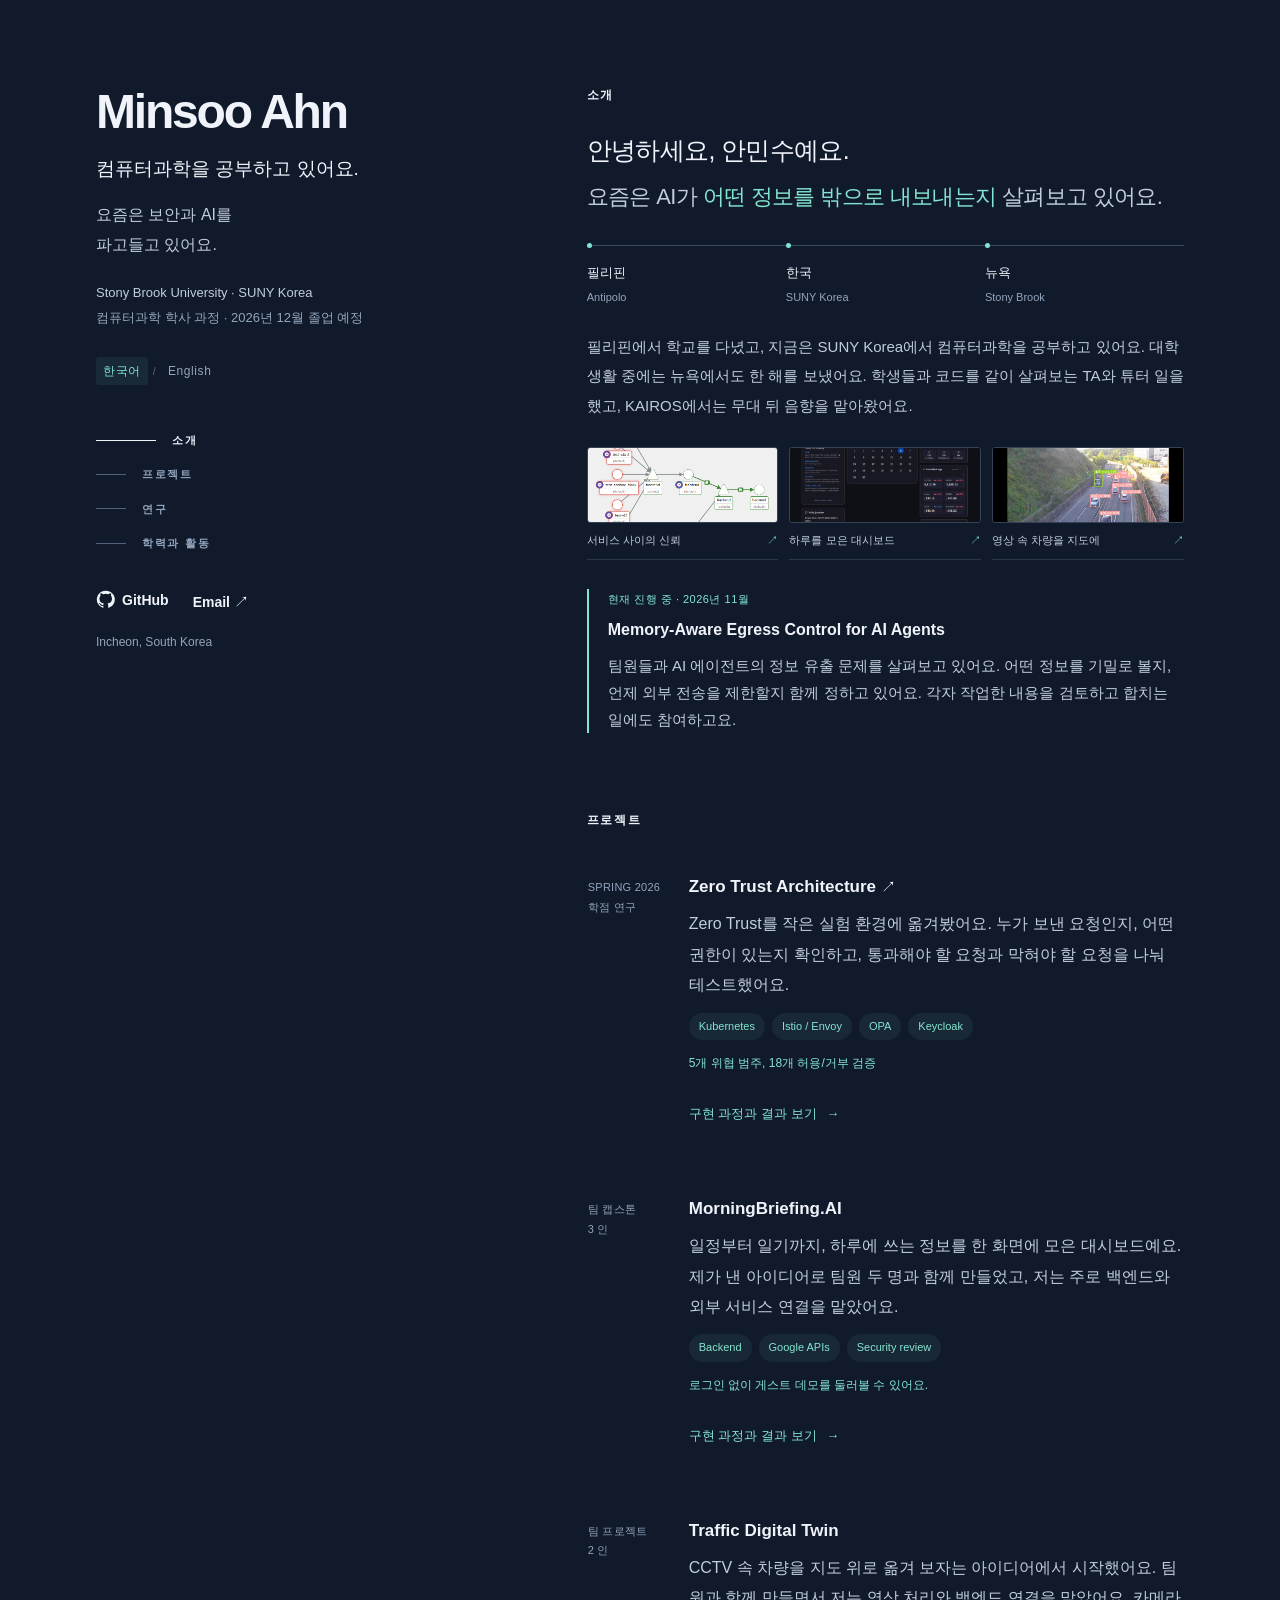
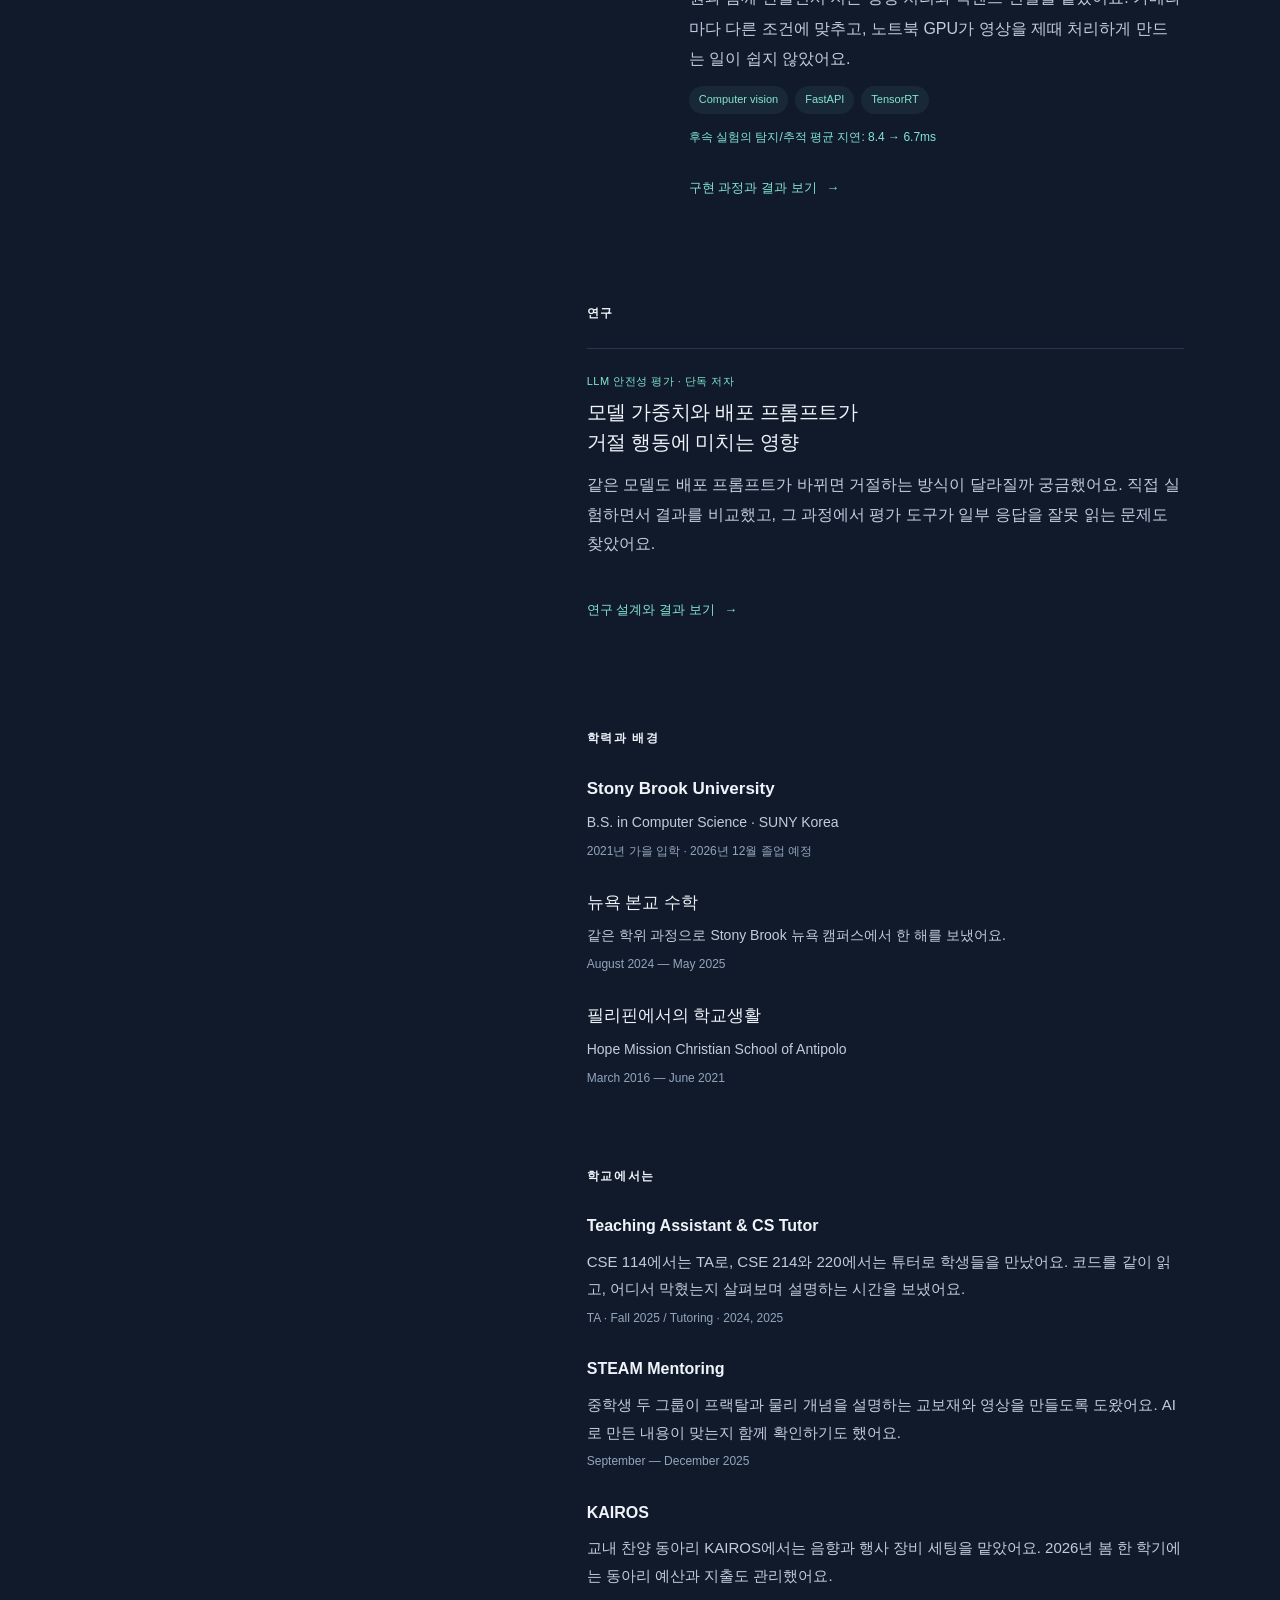
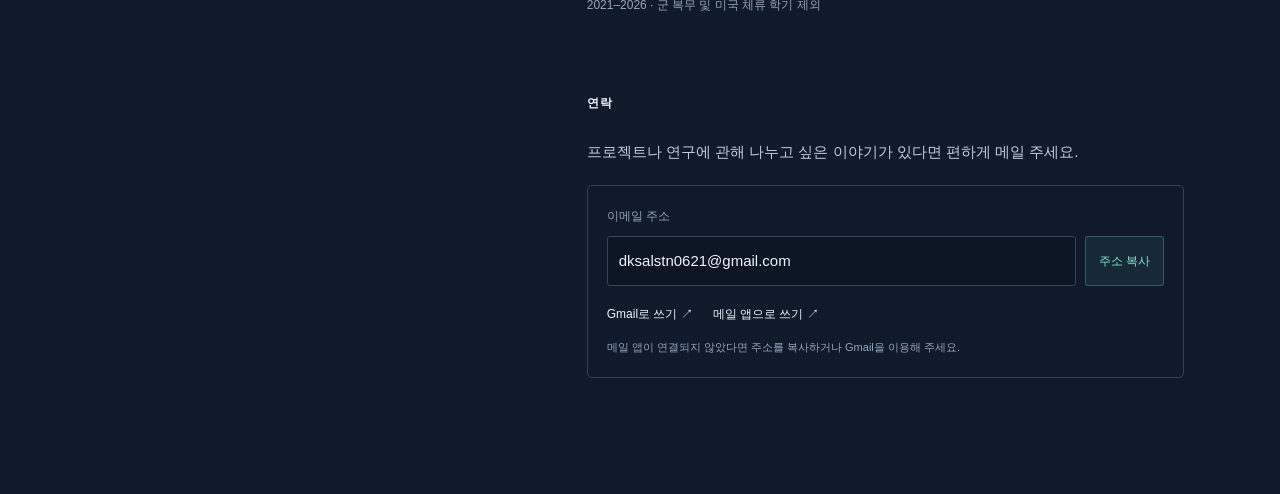
<file: index.html>
<!doctype html>
<html lang="ko">
<head>
<meta charset="utf-8"><meta name="viewport" content="width=device-width,initial-scale=1">
<meta name="description" content="I'm Minsoo, a computer science student at SUNY Korea. Here are my projects, research, and a little of what I do on campus.">
<title>Minsoo Ahn | Projects & Research</title>
<style>
:root{color-scheme:dark;--bg:#101a2b;--text:#c1ccdc;--title:#f0f4fa;--muted:#93a5bd;--accent:#83e5d0;--line:#29374b}*{box-sizing:border-box}html{scroll-behavior:smooth;scroll-padding-top:44px}body{margin:0;background:var(--bg);color:var(--text);font-family:Inter,"Segoe UI","Noto Sans KR",Arial,sans-serif;font-size:17px;line-height:1.85;-webkit-font-smoothing:antialiased}::selection{background:#83e5d0;color:#101a2b}a{color:inherit;text-decoration:none}a:hover{color:var(--accent)}a:focus-visible,button:focus-visible,summary:focus-visible{outline:2px solid var(--accent);outline-offset:6px}button{font:inherit;cursor:pointer}.skip{position:absolute;top:-80px;left:20px;background:var(--accent);color:var(--bg);padding:8px 16px}.skip:focus{top:10px}.layout{max-width:1216px;margin:auto;padding:0 64px;display:grid;grid-template-columns:44% 56%;gap:0}.profile{position:sticky;top:0;height:100vh;max-height:1050px;padding:86px 52px 45px 0;display:flex;flex-direction:column}.name{font-size:48px;line-height:1.1;letter-spacing:-2.2px;font-weight:720;margin:0 0 16px;color:var(--title)}.role{color:var(--title);font-size:19px;line-height:1.5;margin:0 0 17px;font-weight:500}.lede{font-size:16px;line-height:1.85;max-width:290px;margin:0}.school{font-size:13px;line-height:1.9;margin-top:22px;color:var(--muted)}.school strong{font-weight:500;color:var(--text)}.language{display:flex;gap:5px;margin-top:26px;align-items:center}.language button{background:none;border:0;padding:3px 7px;color:var(--muted);font-size:12px;letter-spacing:.05em}.language button[aria-pressed=true]{color:var(--accent);background:#83e5d014;border-radius:3px}.language span{font-size:11px;color:#54657c}nav{display:grid;gap:14px;margin-top:45px}nav a{display:flex;align-items:center;gap:16px;font-size:11px;font-weight:650;letter-spacing:1.7px;color:var(--muted);width:max-content}nav a:before{content:"";height:1px;width:30px;background:#52627a;transition:width .2s}nav a:hover,nav a[aria-current=true]{color:var(--title)}nav a:hover:before,nav a[aria-current=true]:before{width:60px;background:var(--title)}.social{display:flex;gap:24px;margin-top:auto;padding-top:35px;font-size:14px;font-weight:550;color:var(--title)}.social svg{width:19px;height:19px;vertical-align:-4px;margin-right:7px}.location{margin-top:15px;color:var(--muted);font-size:12px}main{padding:84px 0 40px 12px;min-width:0}section{margin-bottom:76px;scroll-margin-top:35px}h2{font-size:12px;letter-spacing:1.6px;font-weight:650;color:var(--title);margin:0 0 24px;text-transform:uppercase}p{margin:0 0 19px}strong{font-weight:550;color:var(--title)}.about p{line-height:1.95}.inline{color:var(--title);border-bottom:1px solid #65768e}.current{border-left:2px solid var(--accent);padding-left:19px;margin-top:28px}.eyebrow{font-size:11px;letter-spacing:.5px;color:var(--accent);margin-bottom:6px}.current h3{font-size:16px;color:var(--title);margin:0 0 7px;font-weight:550}.current p{font-size:15px;line-height:1.8;margin:0}.entry{display:grid;grid-template-columns:84px 1fr;gap:17px;margin:0 -17px 15px;padding:18px 17px;border:1px solid transparent;border-radius:6px;transition:background .15s,border-color .15s}.entry:hover{background:#c1ccdc05;border-color:#c1ccdc12}.entry .date{font-size:11px;line-height:1.8;color:var(--muted);padding-top:4px;letter-spacing:.25px}.entry h3{font-size:17px;line-height:1.55;color:var(--title);font-weight:550;margin:0 0 9px}.entry h3 a:hover{color:var(--accent)}.entry p{font-size:15px;line-height:1.9;margin-bottom:12px}.entry .detail{font-size:14px;color:var(--muted)}.tags{display:flex;flex-wrap:wrap;gap:7px;font-size:11px;line-height:1.6}.tags span{color:var(--accent);background:#83e5d011;border-radius:20px;padding:5px 10px}.paper{padding:22px 0;border-top:1px solid var(--line)}.paper h3{font-size:20px;line-height:1.5;margin:0 0 13px;color:var(--title);font-weight:550;letter-spacing:-.35px}.paper p{font-size:15px}.small-link{font-size:13px;font-weight:550;color:var(--accent)}.school-entry{margin-bottom:25px}.school-entry h3{font-size:17px;font-weight:550;color:var(--title);margin:0 0 5px}.school-entry p{font-size:14px;margin:0 0 4px}.meta{color:var(--muted);font-size:12px}.community-item{margin-bottom:25px}.community-item h3{font-size:16px;font-weight:550;color:var(--title);margin:0 0 7px}.community-item p{font-size:15px;margin-bottom:4px}.contact{font-size:15px}[hidden]{display:none!important}body[data-lang=ko] [lang=en],body[data-lang=en] [lang=ko]{display:none}.arrow{font-size:15px;display:inline-block;transition:transform .15s}a:hover .arrow{transform:translate(2px,-2px)}@media(min-width:1500px){.layout{max-width:1320px;grid-template-columns:45% 55%;padding:0 90px}.profile{padding-top:105px}main{padding-top:103px}}@media(max-width:960px){.layout{display:block;max-width:760px;padding:0 36px}.profile{position:relative;height:auto;max-height:none;padding:60px 0 40px}.name{font-size:43px}.lede{max-width:450px}.school{margin-top:16px}.language{position:absolute;right:0;top:36px}nav{display:flex;gap:22px;flex-wrap:wrap;margin-top:30px}nav a:before{display:none}nav a{letter-spacing:.7px}.social{margin-top:25px;padding-top:0}.location{margin-top:8px}main{padding:22px 0 35px}section{margin-bottom:60px}}@media(max-width:480px){body{font-size:16px}.layout{padding:0 24px}.profile{padding-top:69px}.name{font-size:40px}.role{font-size:17px}.lede{font-size:15px}.language{top:19px;right:-7px}.entry{grid-template-columns:1fr;gap:6px;margin-left:-10px;margin-right:-10px;padding:14px 10px}.entry .date{padding:0}.entry .date br{display:none}.entry h3{font-size:17px}nav{gap:16px}nav a{font-size:10px}main{padding-top:15px}.paper h3{font-size:19px}.social{gap:23px}}@media(prefers-reduced-motion:reduce){html{scroll-behavior:auto}*{transition:none!important}}

.artifact{margin:20px 0 8px}.artifact a.image-link{display:block;border:1px solid #364359;border-radius:5px;overflow:hidden;background:#152033}.artifact img{display:block;width:100%;height:auto;transition:opacity .2s}.artifact a:hover img{opacity:.88}.artifact figcaption{font-size:12px;line-height:1.8;color:var(--muted);margin-top:10px}.artifact-links{display:flex;flex-wrap:wrap;gap:18px;font-size:12px;color:var(--accent);margin-top:12px}.results{display:flex;gap:29px;margin:17px 0 12px}.results div{display:flex;flex-direction:column-reverse}.results dd{margin:0;color:var(--title);font-size:27px;line-height:1.35;letter-spacing:-.6px}.results dt{font-size:11px;color:var(--muted)}.poster-row{display:grid;grid-template-columns:76px 1fr;gap:17px;align-items:center;margin-top:20px}.poster-row img{display:block;width:76px;height:auto;border-radius:3px}.poster-row p{font-size:12px;line-height:1.8;margin:6px 0 0;color:var(--muted)}.performance{margin-top:21px;border-top:1px solid var(--line);padding-top:16px}.performance h4{font-size:13px;font-weight:550;color:var(--title);margin:0 0 14px}.bar-row{display:grid;grid-template-columns:105px 1fr 52px;align-items:center;gap:10px;margin:9px 0;font-size:11px}.bar-track{height:7px;background:#263449;border-radius:2px;overflow:hidden}.bar{height:100%;background:#8195b2}.bar.fast{background:var(--accent)}.bar-row strong{font-size:12px;text-align:right;white-space:nowrap}.performance .conditions{font-size:11px;color:var(--muted);line-height:1.8;margin-top:12px}.research-figure{margin-top:24px}.research-figure .image-link{background:white;padding:9px}.artifact-note{font-size:11px;color:var(--muted);margin-top:8px}.entry p{font-size:16px}.paper p{font-size:16px}@media(max-width:480px){.results{gap:23px}.bar-row{grid-template-columns:92px 1fr 51px;gap:8px}.artifact figcaption{font-size:12px}}

.entry{margin-bottom:25px}.takeaway{font-size:12px!important;line-height:1.8!important;color:var(--accent);margin:13px 0 7px!important}.project-details{margin-top:15px}.project-details summary{list-style:none;cursor:pointer;display:flex;align-items:center;gap:10px;width:max-content;max-width:100%;padding:5px 0;color:var(--title);font-size:13px;font-weight:500}.project-details summary::-webkit-details-marker{display:none}.project-details summary:before{content:"";display:block;width:6px;height:6px;border-right:1px solid var(--accent);border-bottom:1px solid var(--accent);transform:rotate(-45deg);margin-right:2px;transition:transform .15s}.project-details[open] summary:before{transform:rotate(45deg)}.project-details summary:hover{color:var(--accent)}.project-details .when-open{display:none}.project-details[open] .when-open{display:inline}.project-details[open] .when-closed{display:none}.details-content{border-top:1px solid var(--line);margin-top:17px;padding-top:21px}.project-story p{font-size:16px!important;line-height:1.95!important;margin-bottom:19px!important}.project-story{margin-bottom:27px}.sr-only{position:absolute;width:1px;height:1px;padding:0;margin:-1px;overflow:hidden;clip:rect(0,0,0,0);white-space:nowrap;border:0}.paper .project-details{margin-top:16px}.about p{margin-bottom:19px}@media(max-width:480px){.project-details summary{min-height:44px}.entry{margin-bottom:25px}.project-story p{font-size:16px!important}}

@media(min-width:961px) and (max-height:720px){.profile{padding-top:35px;padding-bottom:20px}.school{margin-top:15px}.language{margin-top:17px}nav{margin-top:28px;gap:10px}.social{padding-top:22px}.location{margin-top:10px}}

.intro-opening{font-size:25px;line-height:1.65!important;letter-spacing:-.65px;color:var(--title);margin-bottom:26px!important}.intro-opening>span{display:block;font-size:22px;line-height:1.65;font-weight:400;margin-top:8px;color:var(--text)}.intro-opening strong{color:var(--accent);font-weight:500}.journey{display:grid;grid-template-columns:repeat(3,1fr);padding:0;margin:29px 0 25px;list-style:none}.journey li{position:relative;border-top:1px solid #3a4c63;padding-top:15px}.journey li:before{content:"";position:absolute;top:-3px;left:0;width:5px;height:5px;border-radius:50%;background:var(--accent)}.journey strong{display:block;font-size:13px;font-weight:500}.journey li>span{display:block;font-size:11px;color:var(--muted);margin-top:2px}.intro-personal{font-size:15px;line-height:1.95!important}.work-peeks{display:grid;grid-template-columns:repeat(3,minmax(0,1fr));gap:11px;margin:27px 0 29px}.work-peeks a{display:block;min-width:0;border-bottom:1px solid var(--line);padding-bottom:10px}.work-peeks img{display:block;width:100%;height:76px;object-fit:cover;object-position:center;border:1px solid #344257;border-radius:3px;transition:transform .2s,border-color .2s}.work-peeks a>span{display:flex;justify-content:space-between;gap:4px;font-size:11px;line-height:1.55;margin-top:9px;color:var(--text)}.work-peeks .peek-arrow{color:var(--accent)}.work-peeks a:hover img{transform:translateY(-3px);border-color:var(--accent)}.work-peeks a:hover>span{color:var(--accent)}.email-card{border:1px solid #344257;border-radius:5px;padding:19px}.email-card label{display:block;font-size:12px;color:var(--muted);margin-bottom:9px}.email-copy-row{display:flex;gap:9px}.email-copy-row input{width:100%;min-width:0;color:var(--title);font:inherit;font-size:15px;background:#0c1524;border:1px solid #35455c;border-radius:3px;padding:10px 11px}.email-copy-row input:focus-visible{outline:2px solid var(--accent);outline-offset:2px}.email-copy-row button{flex-shrink:0;border:1px solid #83e5d045;background:#83e5d011;border-radius:3px;color:var(--accent);font-size:12px;font-weight:500;padding:10px 13px}.email-copy-row button:hover{background:#83e5d024}.email-copy-row button:disabled{opacity:.6;cursor:wait}#copy-status{font-size:12px;line-height:1.7;color:var(--accent);margin:8px 0 0}#copy-status:empty{display:none}.compose-links{display:flex;flex-wrap:wrap;gap:20px;margin-top:17px;font-size:12px;color:var(--title)}.email-help{font-size:11px!important;color:var(--muted);line-height:1.8;margin:13px 0 0!important}#contact{scroll-margin-top:38px}@media(max-width:480px){.intro-opening{font-size:23px}.intro-opening>span{font-size:20px}.work-peeks{gap:8px}.work-peeks img{height:65px}.work-peeks a>span{font-size:10px}.email-card{padding:15px}.email-copy-row{flex-direction:column}.email-copy-row button{align-self:flex-start;min-height:44px}.email-copy-row input{font-size:14px}.journey strong{font-size:12px}.journey li>span{font-size:10px}}@media(prefers-reduced-motion:reduce){.work-peeks img{transition:none}.work-peeks a:hover img{transform:none}}

@media(max-width:480px){.profile .lede{display:none}.profile{padding-bottom:18px}nav{margin-top:22px}main{padding-top:10px}}
.case-link{display:inline-block;margin-top:13px;padding:7px 0;font-size:13px;color:var(--accent);font-weight:500}.case-link:hover{text-decoration:underline;text-underline-offset:5px}.case-link>span:last-child{margin-left:6px}@media(max-width:480px){.case-link{min-height:44px}}
</style>
</head>
<body data-lang="ko">
<a class="skip" href="#content"><span lang="ko">본문으로 이동</span><span lang="en">Skip to content</span></a>
<div class="layout">
<header class="profile">
<div>
<h1 class="name">Minsoo Ahn</h1>
<p class="role"><span lang="ko">컴퓨터과학을 공부하고 있어요.</span><span lang="en">Computer science student</span></p>
<p class="lede"><span lang="ko">요즘은 보안과 AI를<br>파고들고 있어요.</span><span lang="en">Lately, I've been digging into<br>security and AI.</span></p>
<p class="school"><strong>Stony Brook University · SUNY Korea</strong><br><span lang="ko">컴퓨터과학 학사 과정 · 2026년 12월 졸업 예정</span><span lang="en">B.S. in Computer Science · Expected Dec 2026</span></p>
<div class="language" role="group" aria-label="Language"><button type="button" data-language="ko" aria-pressed="true">한국어</button><span>/</span><button type="button" data-language="en" aria-pressed="false">English</button></div>
<nav aria-label="Main navigation">
<a href="#about" aria-current="true"><span lang="ko">소개</span><span lang="en">ABOUT</span></a>
<a href="#projects"><span lang="ko">프로젝트</span><span lang="en">PROJECTS</span></a>
<a href="#research"><span lang="ko">연구</span><span lang="en">RESEARCH</span></a>
<a href="#background"><span lang="ko">학력과 활동</span><span lang="en">BACKGROUND</span></a>
</nav>
</div>
<div><div class="social"><a href="https://github.com/MinsooAhn02" target="_blank" rel="noopener noreferrer"><svg viewBox="0 0 24 24" fill="currentColor" aria-hidden="true"><path d="M12 .9a11.1 11.1 0 0 0-3.5 21.6c.6.1.8-.2.8-.5v-2c-3.4.7-4.1-1.4-4.1-1.4-.5-1.3-1.3-1.6-1.3-1.6-1.1-.8.1-.7.1-.7 1.2.1 1.8 1.2 1.8 1.2 1 1.8 2.7 1.3 3.4 1 .1-.8.4-1.3.8-1.6-2.7-.3-5.6-1.4-5.6-6.2 0-1.4.5-2.5 1.3-3.4-.1-.3-.6-1.6.1-3.3 0 0 1-.3 3.4 1.3a11.7 11.7 0 0 1 6.2 0C17.8 3.7 18.8 4 18.8 4c.7 1.7.2 3 .1 3.3.8.9 1.3 2 1.3 3.4 0 4.8-2.9 5.9-5.6 6.2.4.4.8 1.1.8 2.2V22c0 .3.2.6.8.5A11.1 11.1 0 0 0 12 .9Z"/></svg>GitHub</a><a href="#contact">Email <span class="arrow">↗</span></a></div><p class="location">Incheon, South Korea</p></div>
</header>
<main id="content">
<section id="about" class="about"><h2><span lang="ko">소개</span><span lang="en">About</span></h2>
<p class="intro-opening" lang="ko">안녕하세요, 안민수예요.<br><span>요즘은 AI가 <strong>어떤 정보를 밖으로 내보내는지</strong> 살펴보고 있어요.</span></p>
<p class="intro-opening" lang="en">Hi, I'm Minsoo.<br><span>Lately, I've been looking at <strong>what AI systems share</strong> with the world.</span></p>
<ol class="journey" aria-label="Places I have studied"><li><strong><span lang="ko">필리핀</span><span lang="en">Philippines</span></strong><span>Antipolo</span></li><li><strong><span lang="ko">한국</span><span lang="en">Korea</span></strong><span>SUNY Korea</span></li><li><strong><span lang="ko">뉴욕</span><span lang="en">New York</span></strong><span>Stony Brook</span></li></ol>
<p class="intro-personal" lang="ko">필리핀에서 학교를 다녔고, 지금은 SUNY Korea에서 컴퓨터과학을 공부하고 있어요. 대학 생활 중에는 뉴욕에서도 한 해를 보냈어요. 학생들과 코드를 같이 살펴보는 TA와 튜터 일을 했고, KAIROS에서는 무대 뒤 음향을 맡아왔어요.</p>
<p class="intro-personal" lang="en">I went to school in the Philippines and now study computer science at SUNY Korea, with a year spent at Stony Brook in New York. I've helped students work through code as a TA and tutor, and worked behind the scenes on sound for KAIROS.</p>
<div class="work-peeks" aria-label="Project previews">
<a href="projects/zta.html" data-language-link><img src="assets/zta-topology.png" alt="Kiali service topology preview" width="719" height="632"><span><span lang="ko">서비스 사이의 신뢰</span><span lang="en">Trust between services</span><span class="peek-arrow" aria-hidden="true">↗</span></span></a>
<a href="projects/morningbriefing.html" data-language-link><img src="assets/morningbriefing-demo.png" alt="MorningBriefing guest dashboard preview with sample data" width="1257" height="913"><span><span lang="ko">하루를 모은 대시보드</span><span lang="en">A daily dashboard</span><span class="peek-arrow" aria-hidden="true">↗</span></span></a>
<a href="projects/digital-twin.html" data-language-link><img src="assets/digital-twin-detection.png" alt="Traffic Digital Twin vehicle detection preview" width="713" height="472"><span><span lang="ko">영상 속 차량을 지도에</span><span lang="en">From traffic to a map</span><span class="peek-arrow" aria-hidden="true">↗</span></span></a>
</div>
<div class="current"><div class="eyebrow"><span lang="ko">현재 진행 중 · 2026년 11월</span><span lang="en">CURRENTLY · NOVEMBER 2026</span></div><h3>Memory-Aware Egress Control for AI Agents</h3><p lang="ko">팀원들과 AI 에이전트의 정보 유출 문제를 살펴보고 있어요. 어떤 정보를 기밀로 볼지, 언제 외부 전송을 제한할지 함께 정하고 있어요. 각자 작업한 내용을 검토하고 합치는 일에도 참여하고요.</p><p lang="en">I'm working with a team on information leaks from AI agents. I help decide what counts as confidential and when to limit what an agent can send out. I also review and bring together the team's work.</p></div>
</section>
<section id="projects"><h2><span lang="ko">프로젝트</span><span lang="en">Selected projects</span></h2>
<article class="entry" id="project-zta"><div class="date">SPRING 2026<br> <span lang="ko">학점 연구</span><span lang="en">RESEARCH</span></div><div><h3><a href="https://github.com/MinsooAhn02/ZTA_architecture" target="_blank" rel="noopener noreferrer">Zero Trust Architecture <span class="arrow">↗</span></a></h3><p lang="ko">Zero Trust를 작은 실험 환경에 옮겨봤어요. 누가 보낸 요청인지, 어떤 권한이 있는지 확인하고, 통과해야 할 요청과 막혀야 할 요청을 나눠 테스트했어요.</p><p lang="en">I wanted to see how Zero Trust works with real service requests. I set up identity and access checks between services, then tested which requests got through and which were blocked.</p><div class="tags"><span>Kubernetes</span><span>Istio / Envoy</span><span>OPA</span><span>Keycloak</span></div><p class="takeaway"><span lang="ko">5개 위협 범주, 18개 허용/거부 검증</span><span lang="en">5 scenario categories, 18 allow/deny checks</span></p><a class="case-link" data-case-link data-language-link href="projects/zta.html"><span lang="ko">구현 과정과 결과 보기</span><span lang="en">Explore the full project</span> <span aria-hidden="true">→</span></a></div></article>
<article class="entry" id="project-morningbriefing"><div class="date"><span lang="ko">팀 캡스톤</span><span lang="en">TEAM CAPSTONE</span><br> 3 <span lang="ko">인</span><span lang="en">PEOPLE</span></div><div><h3>MorningBriefing.AI</h3><p lang="ko">일정부터 일기까지, 하루에 쓰는 정보를 한 화면에 모은 대시보드예요. 제가 낸 아이디어로 팀원 두 명과 함께 만들었고, 저는 주로 백엔드와 외부 서비스 연결을 맡았어요.</p><p lang="en">A dashboard that brings schedules, diary entries, weather, and other daily information into one place. I pitched the idea and built it with two teammates, mainly working on the backend and connecting external services.</p><div class="tags"><span>Backend</span><span>Google APIs</span><span>Security review</span></div><p class="takeaway"><span lang="ko">로그인 없이 게스트 데모를 둘러볼 수 있어요.</span><span lang="en">You can try the guest demo without signing in.</span></p><a class="case-link" data-case-link data-language-link href="projects/morningbriefing.html"><span lang="ko">구현 과정과 결과 보기</span><span lang="en">Explore the full project</span> <span aria-hidden="true">→</span></a></div></article>
<article class="entry" id="project-digital-twin"><div class="date"><span lang="ko">팀 프로젝트</span><span lang="en">TEAM PROJECT</span><br> 2 <span lang="ko">인</span><span lang="en">PEOPLE</span></div><div><h3>Traffic Digital Twin</h3><p lang="ko">CCTV 속 차량을 지도 위로 옮겨 보자는 아이디어에서 시작했어요. 팀원과 함께 만들면서 저는 영상 처리와 백엔드 연결을 맡았어요. 카메라마다 다른 조건에 맞추고, 노트북 GPU가 영상을 제때 처리하게 만드는 일이 쉽지 않았어요.</p><p lang="en">This started with an idea to put the vehicles in CCTV footage onto a map. I built it with a teammate, working on video processing and the backend, then on camera differences and inference speed on a laptop GPU.</p><div class="tags"><span>Computer vision</span><span>FastAPI</span><span>TensorRT</span></div><p class="takeaway"><span lang="ko">후속 실험의 탐지/추적 평균 지연: 8.4 → 6.7ms</span><span lang="en">A later benchmark: mean detection/tracking time went from 8.4 to 6.7 ms</span></p><a class="case-link" data-case-link data-language-link href="projects/digital-twin.html"><span lang="ko">구현 과정과 결과 보기</span><span lang="en">Explore the full project</span> <span aria-hidden="true">→</span></a></div></article>
</section>
<section id="research"><h2><span lang="ko">연구</span><span lang="en">Research</span></h2><article class="paper"><div class="eyebrow"><span lang="ko">LLM 안전성 평가 · 단독 저자</span><span lang="en">LLM SAFETY EVALUATION · SOLE AUTHOR</span></div><h3><span lang="ko">모델 가중치와 배포 프롬프트가<br>거절 행동에 미치는 영향</span><span lang="en">The same model, different prompts: what changes in refusal behavior?</span></h3><p lang="ko">같은 모델도 배포 프롬프트가 바뀌면 거절하는 방식이 달라질까 궁금했어요. 직접 실험하면서 결과를 비교했고, 그 과정에서 평가 도구가 일부 응답을 잘못 읽는 문제도 찾았어요.</p><p lang="en">I was curious about how much a model's refusal behavior could change just by changing the prompt. I ran experiments to compare it and found that the evaluation tools were misreading some responses, too.</p>
<a class="case-link" data-case-link data-language-link href="projects/research.html"><span lang="ko">연구 설계와 결과 보기</span><span lang="en">Read the full study</span> <span aria-hidden="true">→</span></a></article></section>
<section id="background"><h2><span lang="ko">학력과 배경</span><span lang="en">Education & background</span></h2><div class="school-entry"><h3>Stony Brook University</h3><p>B.S. in Computer Science · SUNY Korea</p><div class="meta"><span lang="ko">2021년 가을 입학 · 2026년 12월 졸업 예정</span><span lang="en">Fall 2021 — Expected December 2026</span></div></div><div class="school-entry"><h3><span lang="ko">뉴욕 본교 수학</span><span lang="en">A year in New York</span></h3><p lang="ko">같은 학위 과정으로 Stony Brook 뉴욕 캠퍼스에서 한 해를 보냈어요.</p><p lang="en">I spent two semesters at Stony Brook's New York campus as part of the same degree.</p><div class="meta">August 2024 — May 2025</div></div><div class="school-entry"><h3><span lang="ko">필리핀에서의 학교생활</span><span lang="en">School in the Philippines</span></h3><p>Hope Mission Christian School of Antipolo</p><div class="meta">March 2016 — June 2021</div></div></section>
<section id="community"><h2><span lang="ko">학교에서는</span><span lang="en">On campus</span></h2><div class="community-item"><h3>Teaching Assistant & CS Tutor</h3><p lang="ko">CSE 114에서는 TA로, CSE 214와 220에서는 튜터로 학생들을 만났어요. 코드를 같이 읽고, 어디서 막혔는지 살펴보며 설명하는 시간을 보냈어요.</p><p lang="en">As a CSE 114 TA and a CSE 214/220 tutor, I read code with students and helped them work through the parts they were stuck on.</p><div class="meta">TA · Fall 2025 / Tutoring · 2024, 2025</div></div><div class="community-item"><h3>STEAM Mentoring</h3><p lang="ko">중학생 두 그룹이 프랙탈과 물리 개념을 설명하는 교보재와 영상을 만들도록 도왔어요. AI로 만든 내용이 맞는지 함께 확인하기도 했어요.</p><p lang="en">I made teaching materials and videos about fractals and physics with middle-school students. We also checked whether the information we got from AI was right.</p><div class="meta">September — December 2025</div></div><div class="community-item"><h3>KAIROS</h3><p lang="ko">교내 찬양 동아리 KAIROS에서는 음향과 행사 장비 세팅을 맡았어요. 2026년 봄 한 학기에는 동아리 예산과 지출도 관리했어요.</p><p lang="en">At KAIROS, our campus praise and worship club, I've worked on sound and helped set up equipment for events. In Spring 2026, I also looked after the club's budget and expenses.</p><div class="meta"><span lang="ko">2021–2026 · 군 복무 및 미국 체류 학기 제외</span><span lang="en">2021-2026, apart from military service and my time studying in the US</span></div></div></section>
<section class="contact" id="contact"><h2><span lang="ko">연락</span><span lang="en">Get in touch</span></h2><p lang="ko">프로젝트나 연구에 관해 나누고 싶은 이야기가 있다면 편하게 메일 주세요.</p><p lang="en">Happy to talk about projects or research. Feel free to email me.</p>
<div class="email-card"><label for="email-address"><span lang="ko">이메일 주소</span><span lang="en">Email address</span></label><div class="email-copy-row"><input id="email-address" type="text" readonly value="dksalstn0621@gmail.com" spellcheck="false"><button type="button" id="copy-email"><span lang="ko">주소 복사</span><span lang="en">Copy email</span></button></div><p id="copy-status" role="status" aria-live="polite"></p><div class="compose-links"><a href="https://mail.google.com/mail/?view=cm&amp;fs=1&amp;to=dksalstn0621%40gmail.com" target="_blank" rel="noopener noreferrer"><span lang="ko">Gmail로 쓰기</span><span lang="en">Write in Gmail</span> ↗</a><a href="mailto:dksalstn0621@gmail.com"><span lang="ko">메일 앱으로 쓰기</span><span lang="en">Open mail app</span> ↗</a></div><p class="email-help"><span lang="ko">메일 앱이 연결되지 않았다면 주소를 복사하거나 Gmail을 이용해 주세요.</span><span lang="en">No mail app set up? Copy the address or use Gmail.</span></p></div></section>
</main></div>
<script>
const buttons = document.querySelectorAll('[data-language]');
function setLanguage(language) {
  if (!['ko', 'en'].includes(language)) return;
  document.body.dataset.lang = language;
  document.documentElement.lang = language;
  buttons.forEach(button => button.setAttribute('aria-pressed', String(button.dataset.language === language)));
  updateCopyStatus();
  updateCaseLinks(language);
}
buttons.forEach(button => button.addEventListener('click', () => setLanguage(button.dataset.language)));
const navigation = [...document.querySelectorAll('nav a')];
function updateNavigation() {
  const marker = Math.min(160, innerHeight / 4);
  let active = navigation[0];
  for (const link of navigation) {
    if (document.querySelector(link.hash).getBoundingClientRect().top <= marker) active = link;
  }
  navigation.forEach(link => link.setAttribute('aria-current', String(link === active)));
}
window.addEventListener('scroll', updateNavigation, {passive: true});
window.addEventListener('resize', updateNavigation);
updateNavigation();
console.assert(document.querySelectorAll('h1').length === 1, 'One main heading required');
console.assert(navigation.every(link => document.querySelector(link.hash)), 'Navigation targets must exist');
console.assert(buttons.length === 2, 'Both languages must be available');

const emailAddress = document.querySelector('#email-address');
const copyButton = document.querySelector('#copy-email');
const copyStatus = document.querySelector('#copy-status');
let copyState = '';
function updateCopyStatus() {
  const messages = {
    ko: {copied: '이메일 주소를 복사했어요.', fallback: '주소를 선택했어요. 직접 복사해 주세요.'},
    en: {copied: 'Email address copied.', fallback: 'The address is selected. Please copy it manually.'}
  };
  copyStatus.textContent = messages[document.documentElement.lang][copyState] || '';
}
copyButton.addEventListener('click', async () => {
  copyButton.disabled = true;
  try {
    if (!navigator.clipboard?.writeText) throw new Error('Clipboard unavailable');
    await navigator.clipboard.writeText(emailAddress.value);
    copyState = 'copied';
  } catch {
    emailAddress.focus();
    emailAddress.select();
    copyState = 'fallback';
  } finally {
    copyButton.disabled = false;
    updateCopyStatus();
  }
});

function updateCaseLinks(language) {
  document.querySelectorAll('[data-language-link]').forEach(link => {
    const url = new URL(link.href);
    url.searchParams.set('lang', language);
    link.href = url.href;
  });
}
setLanguage(new URL(location.href).searchParams.get('lang') === 'en' ? 'en' : 'ko');
</script>
</body></html>
</file>
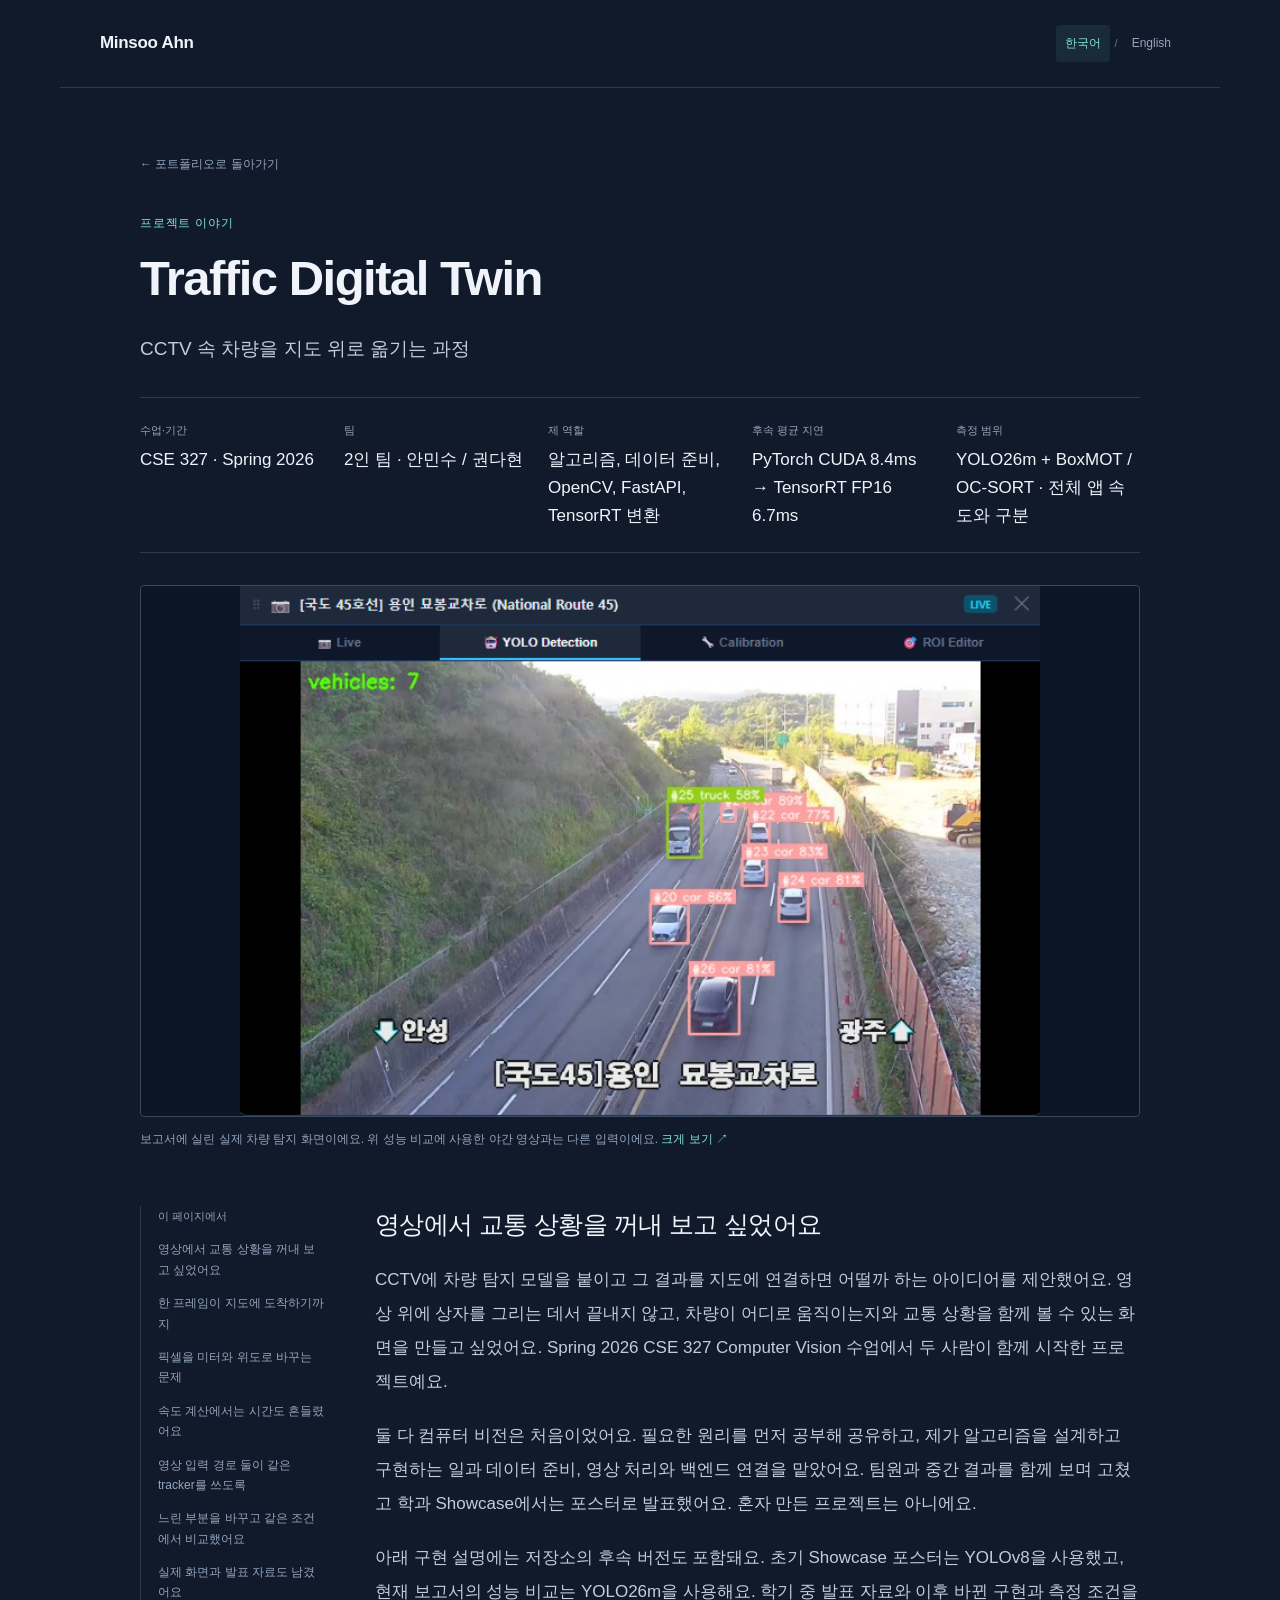
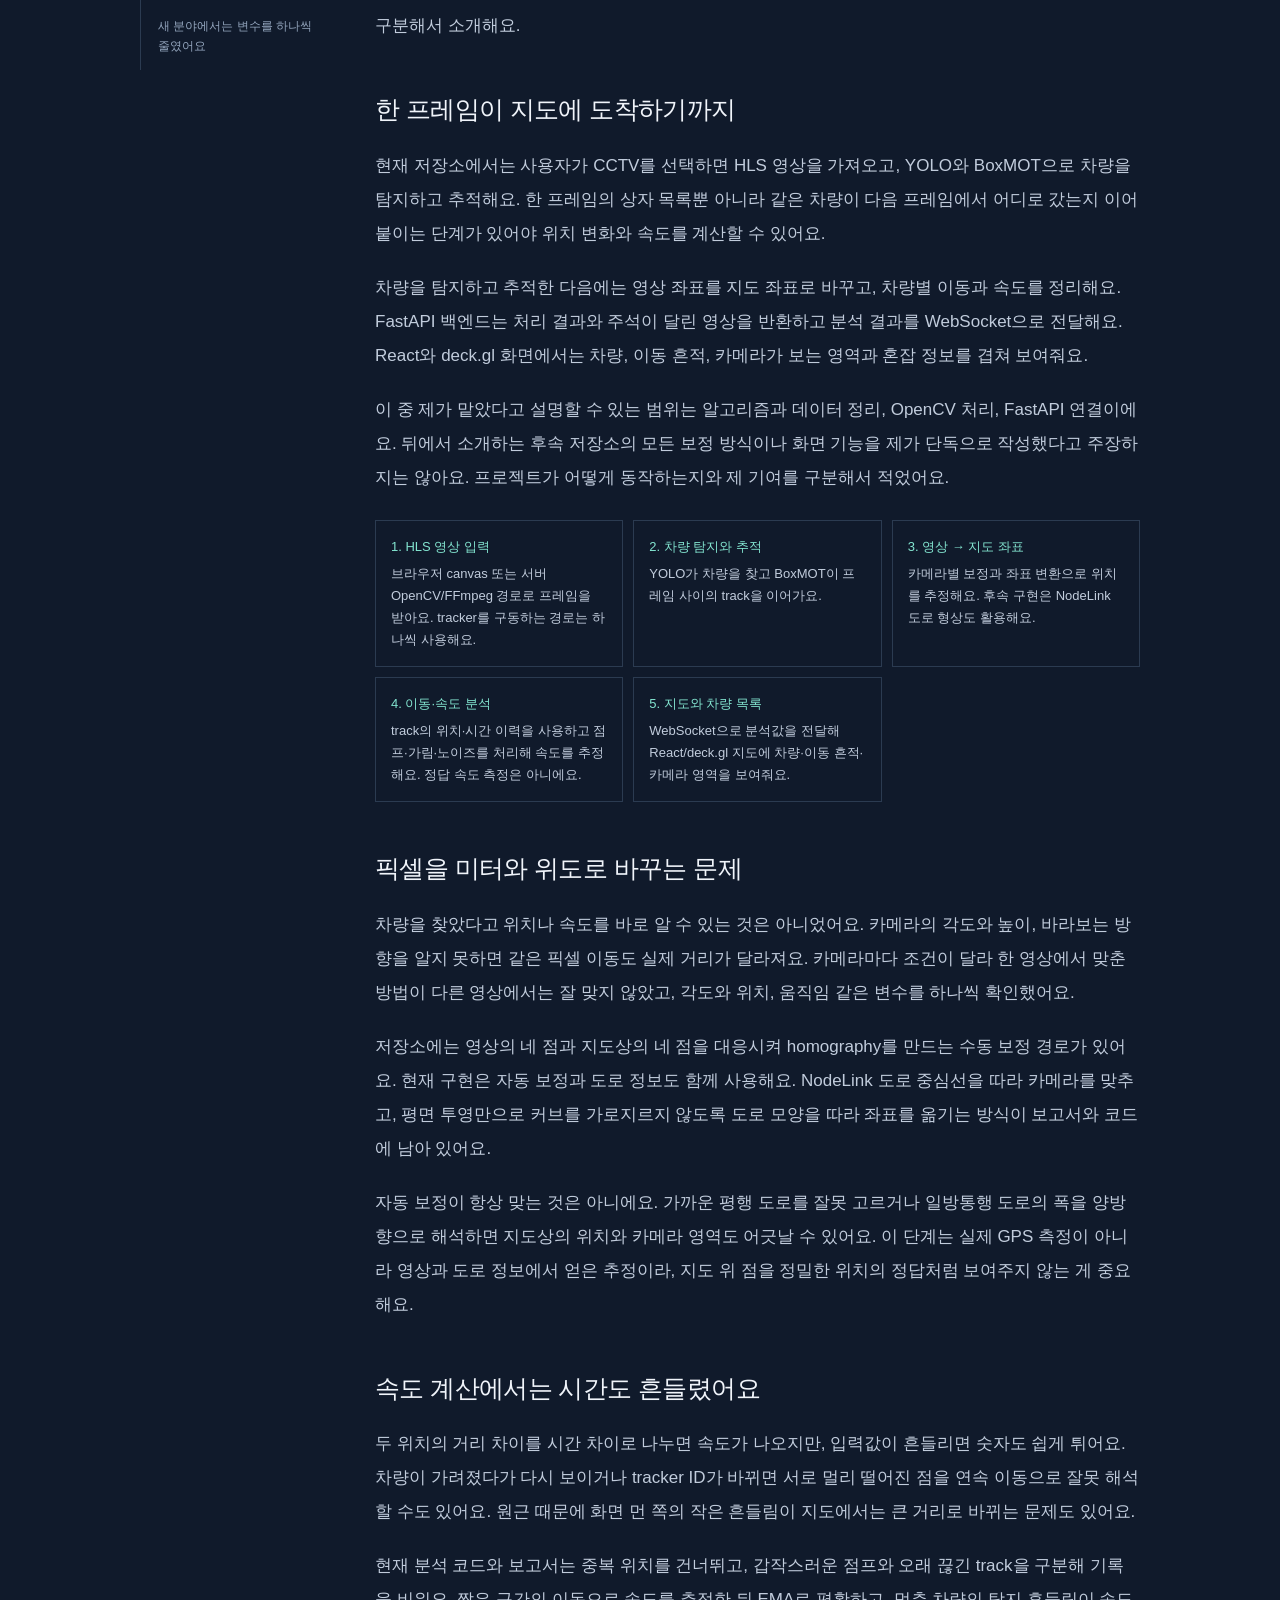
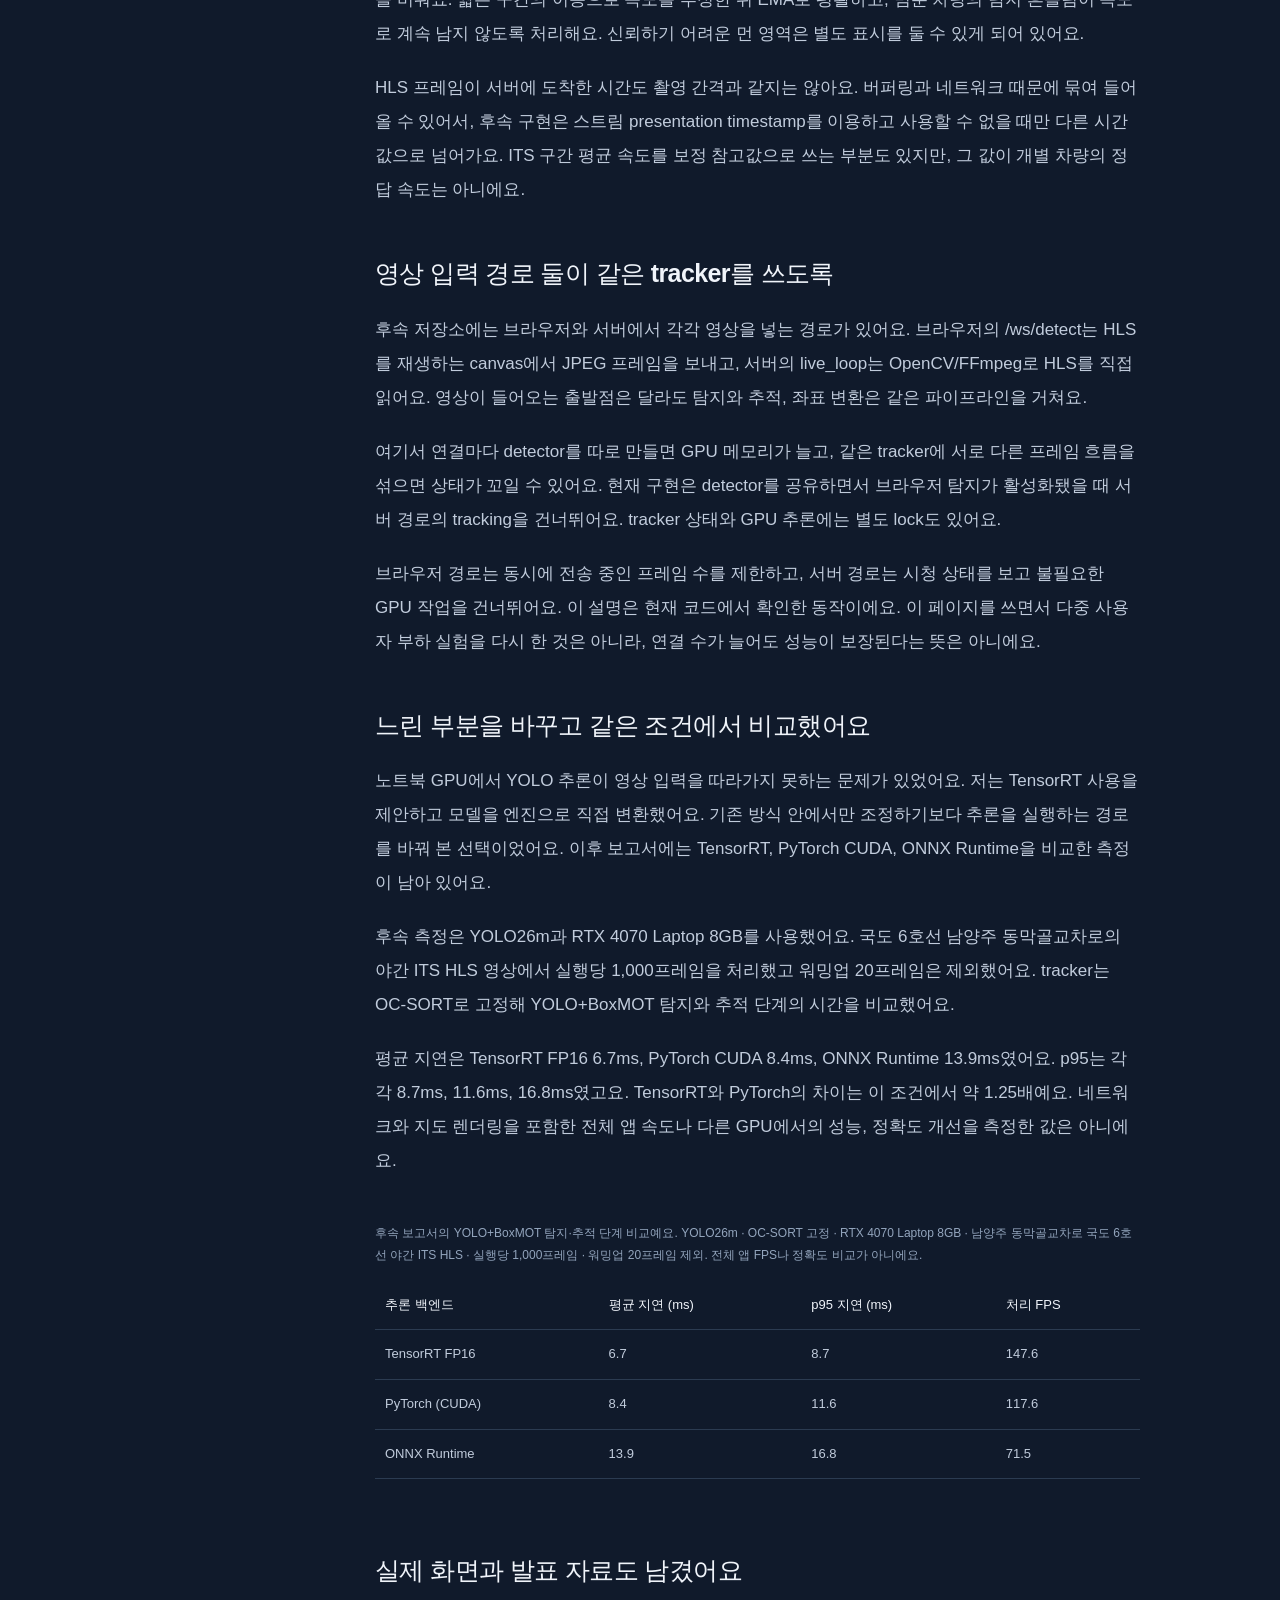
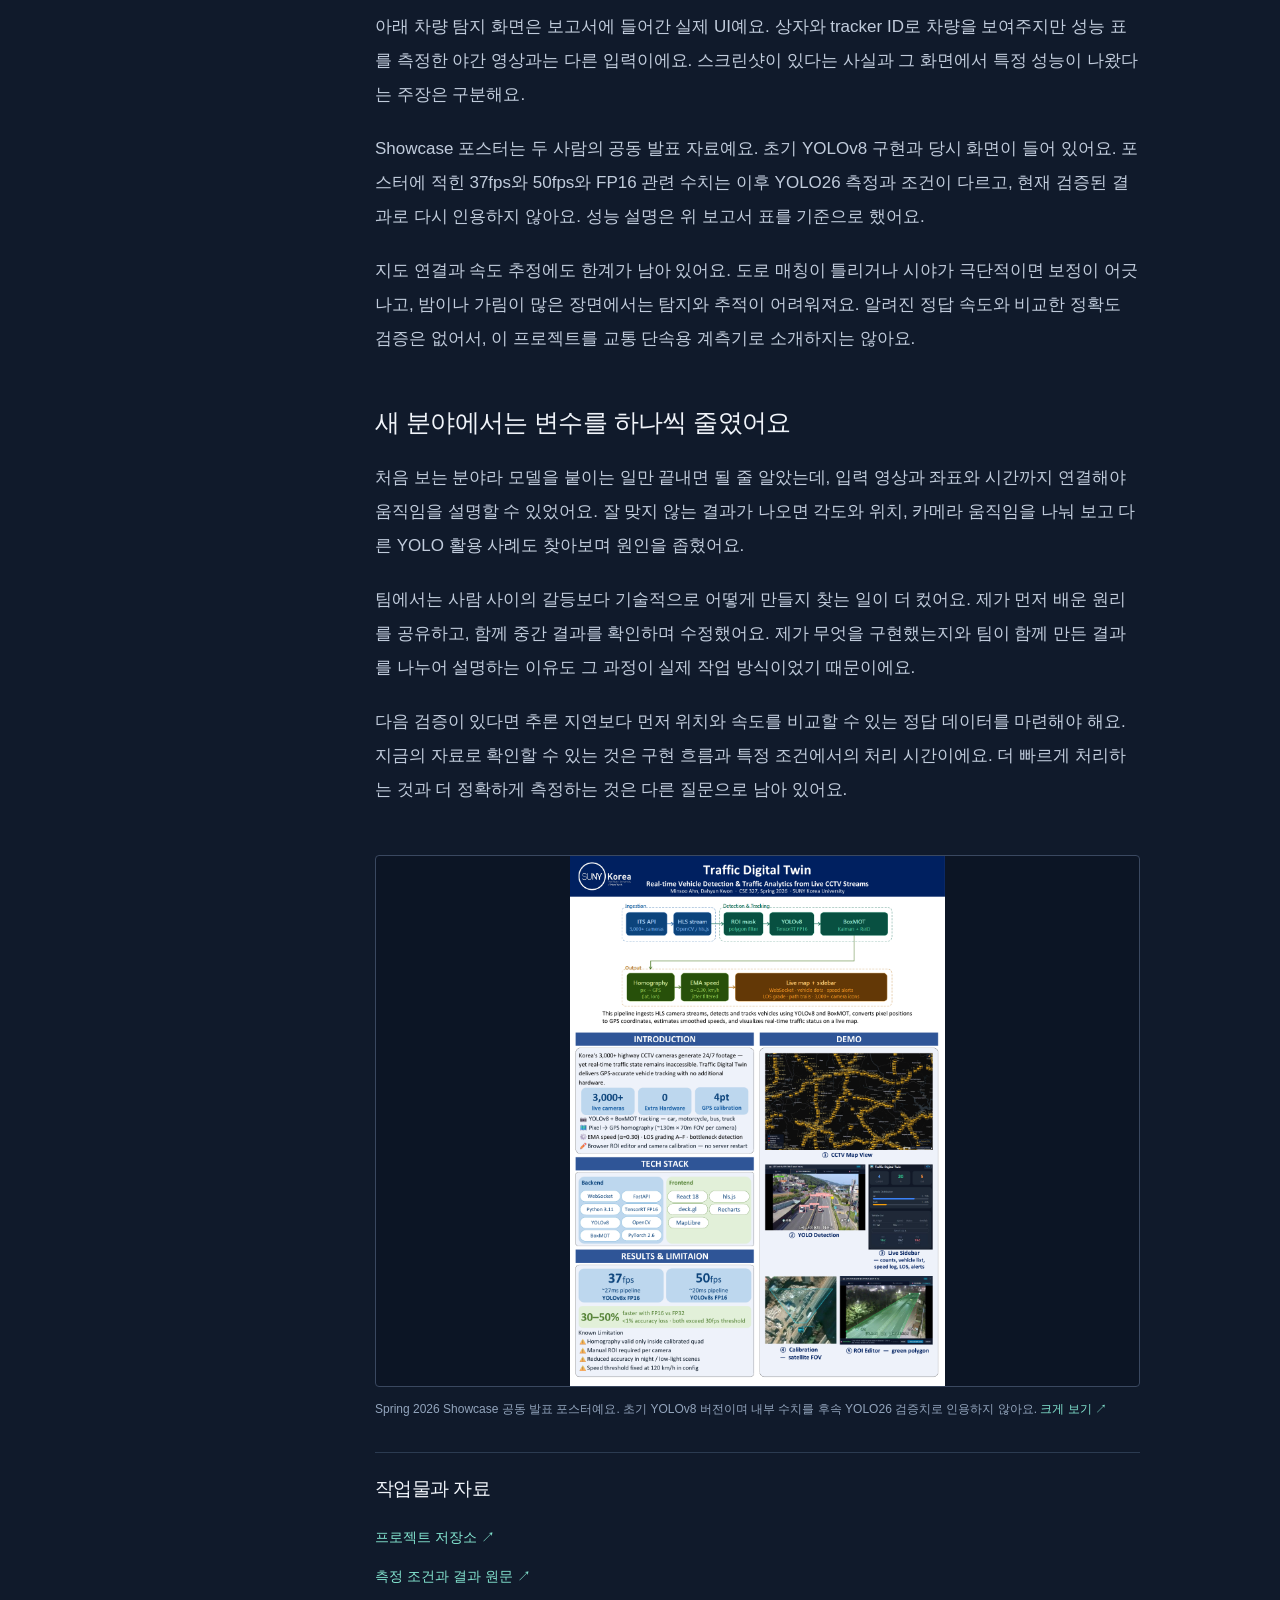
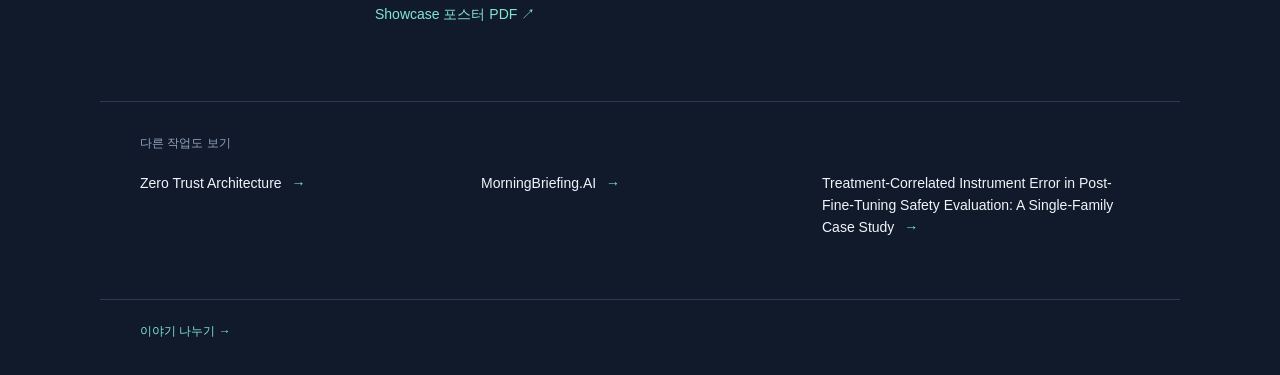
<file: projects/digital-twin.html>
<!doctype html>
<html lang="ko"><head><meta charset="utf-8"><meta name="viewport" content="width=device-width,initial-scale=1"><meta name="description" content="From vehicles in a CCTV frame to movement on a map"><title>Traffic Digital Twin | Minsoo Ahn</title><link rel="stylesheet" href="../assets/case-study.css"><script defer src="../assets/case-study.js"></script></head>
<body class="case-digital-twin" data-lang="ko"><a class="skip" href="#case-content"><span lang="ko">본문으로 이동</span><span lang="en">Skip to content</span></a>
<header class="page-header"><a class="wordmark" data-language-link href="../index.html#about">Minsoo Ahn</a><div class="language" role="group" aria-label="Language"><button type="button" data-language="ko" aria-pressed="true">한국어</button><span>/</span><button type="button" data-language="en" aria-pressed="false">English</button></div></header>
<main><div class="case-hero"><a class="back-link" data-language-link href="../index.html#projects">← <span lang="ko">포트폴리오로 돌아가기</span><span lang="en">Back to the portfolio</span></a><p class="case-kind"><span lang="ko">프로젝트 이야기</span><span lang="en">Project</span></p><h1>Traffic Digital Twin</h1><p class="subtitle"><span lang="ko">CCTV 속 차량을 지도 위로 옮기는 과정</span><span lang="en">From vehicles in a CCTV frame to movement on a map</span></p><dl class="facts"><div><dt><span lang="ko">수업·기간</span><span lang="en">Course and period</span></dt><dd>CSE 327 · Spring 2026</dd></div><div><dt><span lang="ko">팀</span><span lang="en">Team</span></dt><dd><span lang="ko">2인 팀 · 안민수 / 권다현</span><span lang="en">2 people · Minsoo Ahn / Dahyun Kwon</span></dd></div><div><dt><span lang="ko">제 역할</span><span lang="en">My contribution</span></dt><dd><span lang="ko">알고리즘, 데이터 준비, OpenCV, FastAPI, TensorRT 변환</span><span lang="en">Algorithms, data preparation, OpenCV, FastAPI, TensorRT conversion</span></dd></div><div><dt><span lang="ko">후속 평균 지연</span><span lang="en">Later mean latency</span></dt><dd>PyTorch CUDA 8.4ms → TensorRT FP16 6.7ms</dd></div><div><dt><span lang="ko">측정 범위</span><span lang="en">Timed stage</span></dt><dd><span lang="ko">YOLO26m + BoxMOT / OC-SORT · 전체 앱 속도와 구분</span><span lang="en">YOLO26m + BoxMOT / OC-SORT · not full-app FPS</span></dd></div></dl><figure class="hero-figure"><a class="image-frame" href="../assets/digital-twin-detection.png" target="_blank" rel="noopener noreferrer"><img src="../assets/digital-twin-detection.png" width="713" height="472" alt="Traffic Digital Twin project artifact" loading="eager"></a><figcaption><span lang="ko">보고서에 실린 실제 차량 탐지 화면이에요. 위 성능 비교에 사용한 야간 영상과는 다른 입력이에요.</span><span lang="en">Actual vehicle-detection interface from the report. This is not the nighttime input used for the benchmark.</span> <a href="../assets/digital-twin-detection.png" target="_blank" rel="noopener noreferrer"><span lang="ko">크게 보기</span><span lang="en">View full size</span> ↗</a></figcaption></figure></div>
<div class="case-body"><nav class="toc" aria-label="On this page"><p><span lang="ko">이 페이지에서</span><span lang="en">On this page</span></p><a href="#starting-point"><span lang="ko">영상에서 교통 상황을 꺼내 보고 싶었어요</span><span lang="en">Starting with a map, not just detection boxes</span></a><a href="#dataflow"><span lang="ko">한 프레임이 지도에 도착하기까지</span><span lang="en">The path from a frame to the interface</span></a><a href="#calibration"><span lang="ko">픽셀을 미터와 위도로 바꾸는 문제</span><span lang="en">Why a detected position is not yet a map position</span></a><a href="#tracking-speed"><span lang="ko">속도 계산에서는 시간도 흔들렸어요</span><span lang="en">Speed depends on timing as well as geometry</span></a><a href="#two-input-paths"><span lang="ko">영상 입력 경로 둘이 같은 tracker를 쓰도록</span><span lang="en">Two input paths, one tracker state</span></a><a href="#gpu-benchmark"><span lang="ko">느린 부분을 바꾸고 같은 조건에서 비교했어요</span><span lang="en">Changing the inference backend and measuring it</span></a><a href="#evidence-versions"><span lang="ko">실제 화면과 발표 자료도 남겼어요</span><span lang="en">Keeping the artifacts and their versions together</span></a><a href="#what-i-learned"><span lang="ko">새 분야에서는 변수를 하나씩 줄였어요</span><span lang="en">Working through an unfamiliar problem</span></a></nav><article id="case-content"><section id="starting-point"><h2><span lang="ko">영상에서 교통 상황을 꺼내 보고 싶었어요</span><span lang="en">Starting with a map, not just detection boxes</span></h2><p lang="ko">CCTV에 차량 탐지 모델을 붙이고 그 결과를 지도에 연결하면 어떨까 하는 아이디어를 제안했어요. 영상 위에 상자를 그리는 데서 끝내지 않고, 차량이 어디로 움직이는지와 교통 상황을 함께 볼 수 있는 화면을 만들고 싶었어요. Spring 2026 CSE 327 Computer Vision 수업에서 두 사람이 함께 시작한 프로젝트예요.</p><p lang="ko">둘 다 컴퓨터 비전은 처음이었어요. 필요한 원리를 먼저 공부해 공유하고, 제가 알고리즘을 설계하고 구현하는 일과 데이터 준비, 영상 처리와 백엔드 연결을 맡았어요. 팀원과 중간 결과를 함께 보며 고쳤고 학과 Showcase에서는 포스터로 발표했어요. 혼자 만든 프로젝트는 아니에요.</p><p lang="ko">아래 구현 설명에는 저장소의 후속 버전도 포함돼요. 초기 Showcase 포스터는 YOLOv8을 사용했고, 현재 보고서의 성능 비교는 YOLO26m을 사용해요. 학기 중 발표 자료와 이후 바뀐 구현과 측정 조건을 구분해서 소개해요.</p><p lang="en">I proposed connecting CCTV vehicle detection to a map. The aim was to go beyond drawing boxes on video and show where vehicles were moving alongside the broader traffic situation. The project began as a two-person team assignment in CSE 327 Computer Vision in Spring 2026.</p><p lang="en">Computer vision was new to both of us. I studied the relevant concepts and shared them, then worked on algorithm design and implementation, data preparation, video processing, and backend integration. We reviewed intermediate results together and presented a poster at the department Showcase. This was a shared project, not a solo build.</p><p lang="en">The implementation described below also includes later repository work. The original Showcase poster used YOLOv8, while the current report&#x27;s backend benchmark uses YOLO26m. I keep the earlier presentation, later implementation, and their measurement conditions separate.</p></section><section id="dataflow"><h2><span lang="ko">한 프레임이 지도에 도착하기까지</span><span lang="en">The path from a frame to the interface</span></h2><p lang="ko">현재 저장소에서는 사용자가 CCTV를 선택하면 HLS 영상을 가져오고, YOLO와 BoxMOT으로 차량을 탐지하고 추적해요. 한 프레임의 상자 목록뿐 아니라 같은 차량이 다음 프레임에서 어디로 갔는지 이어 붙이는 단계가 있어야 위치 변화와 속도를 계산할 수 있어요.</p><p lang="ko">차량을 탐지하고 추적한 다음에는 영상 좌표를 지도 좌표로 바꾸고, 차량별 이동과 속도를 정리해요. FastAPI 백엔드는 처리 결과와 주석이 달린 영상을 반환하고 분석 결과를 WebSocket으로 전달해요. React와 deck.gl 화면에서는 차량, 이동 흔적, 카메라가 보는 영역과 혼잡 정보를 겹쳐 보여줘요.</p><p lang="ko">이 중 제가 맡았다고 설명할 수 있는 범위는 알고리즘과 데이터 정리, OpenCV 처리, FastAPI 연결이에요. 뒤에서 소개하는 후속 저장소의 모든 보정 방식이나 화면 기능을 제가 단독으로 작성했다고 주장하지는 않아요. 프로젝트가 어떻게 동작하는지와 제 기여를 구분해서 적었어요.</p><p lang="en">In the current repository, selecting a CCTV camera loads its HLS stream, then YOLO and BoxMOT detect and track vehicles. A list of boxes for one frame is not enough for motion: the system needs to connect a vehicle to its position in later frames before estimating displacement or speed.</p><p lang="en">Detection and tracking are followed by image-to-map projection and per-vehicle motion analysis. The FastAPI backend returns processing results and annotated frames and broadcasts analytics through WebSockets. The React/deck.gl interface layers vehicle markers, trails, camera footprints, and congestion information onto the map.</p><p lang="en">My supported contribution is the algorithms and data preparation, OpenCV processing, and FastAPI integration. I do not attribute every later calibration method or interface feature in the repository to myself. The system description and my individual contribution are kept distinct.</p><div class="diagram-flow"><div><b>1. <span lang="ko">HLS 영상 입력</span><span lang="en">HLS video input</span></b><span lang="ko">브라우저 canvas 또는 서버 OpenCV/FFmpeg 경로로 프레임을 받아요. tracker를 구동하는 경로는 하나씩 사용해요.</span><span lang="en">Receives frames from the browser canvas or server OpenCV/FFmpeg path, with only one path driving tracking at a time.</span></div><div><b>2. <span lang="ko">차량 탐지와 추적</span><span lang="en">Vehicle detection and tracking</span></b><span lang="ko">YOLO가 차량을 찾고 BoxMOT이 프레임 사이의 track을 이어가요.</span><span lang="en">YOLO detects vehicles; BoxMOT maintains tracks across frames.</span></div><div><b>3. <span lang="ko">영상 → 지도 좌표</span><span lang="en">Image → map coordinates</span></b><span lang="ko">카메라별 보정과 좌표 변환으로 위치를 추정해요. 후속 구현은 NodeLink 도로 형상도 활용해요.</span><span lang="en">Per-camera calibration and transforms estimate map positions. Later code also uses NodeLink road geometry.</span></div><div><b>4. <span lang="ko">이동·속도 분석</span><span lang="en">Motion and speed analysis</span></b><span lang="ko">track의 위치·시간 이력을 사용하고 점프·가림·노이즈를 처리해 속도를 추정해요. 정답 속도 측정은 아니에요.</span><span lang="en">Uses track position/time history with jump, gap, and noise handling to estimate speed; it is not a ground-truth speed measurement.</span></div><div><b>5. <span lang="ko">지도와 차량 목록</span><span lang="en">Map and vehicle list</span></b><span lang="ko">WebSocket으로 분석값을 전달해 React/deck.gl 지도에 차량·이동 흔적·카메라 영역을 보여줘요.</span><span lang="en">Sends analytics through WebSockets to show vehicles, trails, and camera footprints in the React/deck.gl interface.</span></div></div></section><section id="calibration"><h2><span lang="ko">픽셀을 미터와 위도로 바꾸는 문제</span><span lang="en">Why a detected position is not yet a map position</span></h2><p lang="ko">차량을 찾았다고 위치나 속도를 바로 알 수 있는 것은 아니었어요. 카메라의 각도와 높이, 바라보는 방향을 알지 못하면 같은 픽셀 이동도 실제 거리가 달라져요. 카메라마다 조건이 달라 한 영상에서 맞춘 방법이 다른 영상에서는 잘 맞지 않았고, 각도와 위치, 움직임 같은 변수를 하나씩 확인했어요.</p><p lang="ko">저장소에는 영상의 네 점과 지도상의 네 점을 대응시켜 homography를 만드는 수동 보정 경로가 있어요. 현재 구현은 자동 보정과 도로 정보도 함께 사용해요. NodeLink 도로 중심선을 따라 카메라를 맞추고, 평면 투영만으로 커브를 가로지르지 않도록 도로 모양을 따라 좌표를 옮기는 방식이 보고서와 코드에 남아 있어요.</p><p lang="ko">자동 보정이 항상 맞는 것은 아니에요. 가까운 평행 도로를 잘못 고르거나 일방통행 도로의 폭을 양방향으로 해석하면 지도상의 위치와 카메라 영역도 어긋날 수 있어요. 이 단계는 실제 GPS 측정이 아니라 영상과 도로 정보에서 얻은 추정이라, 지도 위 점을 정밀한 위치의 정답처럼 보여주지 않는 게 중요해요.</p><p lang="en">Finding a vehicle did not immediately give us its location or speed. Without the camera&#x27;s angle, height, and direction, the same pixel displacement can mean different distances. An approach that worked on one camera did not transfer cleanly to another, so I checked variables such as angle, position, and camera movement one at a time.</p><p lang="en">The repository provides a manual calibration path using four image-to-map correspondences to build a homography. The later implementation also uses automatic calibration and road information. The report and transformation code describe anchoring a camera to a NodeLink road centreline and mapping along that road&#x27;s shape instead of relying only on a flat projection that can cut across bends.</p><p lang="en">Automatic calibration is not guaranteed to be correct. Choosing a nearby parallel road or treating a one-way road as bidirectional can shift both vehicle positions and the camera footprint. These are estimates derived from imagery and road data, not measured vehicle GPS, so a precise-looking map point should not be mistaken for ground truth.</p></section><section id="tracking-speed"><h2><span lang="ko">속도 계산에서는 시간도 흔들렸어요</span><span lang="en">Speed depends on timing as well as geometry</span></h2><p lang="ko">두 위치의 거리 차이를 시간 차이로 나누면 속도가 나오지만, 입력값이 흔들리면 숫자도 쉽게 튀어요. 차량이 가려졌다가 다시 보이거나 tracker ID가 바뀌면 서로 멀리 떨어진 점을 연속 이동으로 잘못 해석할 수도 있어요. 원근 때문에 화면 먼 쪽의 작은 흔들림이 지도에서는 큰 거리로 바뀌는 문제도 있어요.</p><p lang="ko">현재 분석 코드와 보고서는 중복 위치를 건너뛰고, 갑작스러운 점프와 오래 끊긴 track을 구분해 기록을 비워요. 짧은 구간의 이동으로 속도를 추정한 뒤 EMA로 평활하고, 멈춘 차량의 탐지 흔들림이 속도로 계속 남지 않도록 처리해요. 신뢰하기 어려운 먼 영역은 별도 표시를 둘 수 있게 되어 있어요.</p><p lang="ko">HLS 프레임이 서버에 도착한 시간도 촬영 간격과 같지는 않아요. 버퍼링과 네트워크 때문에 묶여 들어올 수 있어서, 후속 구현은 스트림 presentation timestamp를 이용하고 사용할 수 없을 때만 다른 시간값으로 넘어가요. ITS 구간 평균 속도를 보정 참고값으로 쓰는 부분도 있지만, 그 값이 개별 차량의 정답 속도는 아니에요.</p><p lang="en">Speed is distance divided by time, but unstable inputs produce unstable numbers. Occlusion or a changed tracker ID can connect distant positions as if they were continuous motion. Perspective adds another problem: a small change in the far part of the image can become a large distance change on the map.</p><p lang="en">The current analytics code and report skip duplicate positions and distinguish jumps from long track gaps when resetting history. They estimate motion over a short window and smooth it with an EMA, while handling stops so detection jitter does not persist as apparent motion. The implementation also carries a reliability flag for distant regions.</p><p lang="en">The time a frame arrives at the server is not necessarily its capture interval. HLS buffering and network delivery can bunch frames together, so the later implementation uses stream presentation timestamps, with a fallback when they are unavailable. It can also use an ITS segment-average speed as a calibration reference, but that is not the ground-truth speed of an individual vehicle.</p></section><section id="two-input-paths"><h2><span lang="ko">영상 입력 경로 둘이 같은 tracker를 쓰도록</span><span lang="en">Two input paths, one tracker state</span></h2><p lang="ko">후속 저장소에는 브라우저와 서버에서 각각 영상을 넣는 경로가 있어요. 브라우저의 /ws/detect는 HLS를 재생하는 canvas에서 JPEG 프레임을 보내고, 서버의 live_loop는 OpenCV/FFmpeg로 HLS를 직접 읽어요. 영상이 들어오는 출발점은 달라도 탐지와 추적, 좌표 변환은 같은 파이프라인을 거쳐요.</p><p lang="ko">여기서 연결마다 detector를 따로 만들면 GPU 메모리가 늘고, 같은 tracker에 서로 다른 프레임 흐름을 섞으면 상태가 꼬일 수 있어요. 현재 구현은 detector를 공유하면서 브라우저 탐지가 활성화됐을 때 서버 경로의 tracking을 건너뛰어요. tracker 상태와 GPU 추론에는 별도 lock도 있어요.</p><p lang="ko">브라우저 경로는 동시에 전송 중인 프레임 수를 제한하고, 서버 경로는 시청 상태를 보고 불필요한 GPU 작업을 건너뛰어요. 이 설명은 현재 코드에서 확인한 동작이에요. 이 페이지를 쓰면서 다중 사용자 부하 실험을 다시 한 것은 아니라, 연결 수가 늘어도 성능이 보장된다는 뜻은 아니에요.</p><p lang="en">The later repository supports browser and server input paths. The browser&#x27;s /ws/detect path sends JPEG frames from the canvas playing HLS; the server&#x27;s live_loop reads HLS directly with OpenCV/FFmpeg. They have different entry points but use the same detection, tracking, and projection pipeline.</p><p lang="en">A separate detector for every connection would multiply GPU memory use, while interleaving two frame streams through one tracker could corrupt its state. The implementation shares a detector and skips server-side tracking while browser detection is active. Separate locks protect tracker state and GPU inference.</p><p lang="en">The browser path limits frames in flight, and the server path uses viewer visibility to skip unnecessary GPU work. These are behaviors confirmed in the current code. I did not rerun a multi-user load test while preparing this page, so they should not be read as a scalability guarantee.</p></section><section id="gpu-benchmark"><h2><span lang="ko">느린 부분을 바꾸고 같은 조건에서 비교했어요</span><span lang="en">Changing the inference backend and measuring it</span></h2><p lang="ko">노트북 GPU에서 YOLO 추론이 영상 입력을 따라가지 못하는 문제가 있었어요. 저는 TensorRT 사용을 제안하고 모델을 엔진으로 직접 변환했어요. 기존 방식 안에서만 조정하기보다 추론을 실행하는 경로를 바꿔 본 선택이었어요. 이후 보고서에는 TensorRT, PyTorch CUDA, ONNX Runtime을 비교한 측정이 남아 있어요.</p><p lang="ko">후속 측정은 YOLO26m과 RTX 4070 Laptop 8GB를 사용했어요. 국도 6호선 남양주 동막골교차로의 야간 ITS HLS 영상에서 실행당 1,000프레임을 처리했고 워밍업 20프레임은 제외했어요. tracker는 OC-SORT로 고정해 YOLO+BoxMOT 탐지와 추적 단계의 시간을 비교했어요.</p><p lang="ko">평균 지연은 TensorRT FP16 6.7ms, PyTorch CUDA 8.4ms, ONNX Runtime 13.9ms였어요. p95는 각각 8.7ms, 11.6ms, 16.8ms였고요. TensorRT와 PyTorch의 차이는 이 조건에서 약 1.25배예요. 네트워크와 지도 렌더링을 포함한 전체 앱 속도나 다른 GPU에서의 성능, 정확도 개선을 측정한 값은 아니에요.</p><p lang="en">YOLO inference on the laptop GPU could not keep up with the incoming video. I proposed TensorRT and converted the model into an engine. That changed the inference backend rather than continuing to tune only the existing path. A later report records a comparison of TensorRT, PyTorch CUDA, and ONNX Runtime.</p><p lang="en">The later measurement used YOLO26m on an RTX 4070 Laptop with 8GB VRAM. Each run processed 1,000 frames from a nighttime ITS HLS feed at the Dongmakgol intersection in Namyangju on National Route 6, excluding 20 warmup frames. OC-SORT was held fixed, and the timed stage was YOLO+BoxMOT detection and tracking.</p><p lang="en">Mean latency was 6.7ms for TensorRT FP16, 8.4ms for PyTorch CUDA, and 13.9ms for ONNX Runtime; p95 was 8.7ms, 11.6ms, and 16.8ms respectively. The TensorRT/PyTorch ratio is about 1.25 under these conditions. This does not measure the full app including networking and map rendering, another GPU&#x27;s performance, or an improvement in accuracy.</p><div class="table-scroll"><table class="case-table"><caption><span lang="ko">후속 보고서의 YOLO+BoxMOT 탐지·추적 단계 비교예요. YOLO26m · OC-SORT 고정 · RTX 4070 Laptop 8GB · 남양주 동막골교차로 국도 6호선 야간 ITS HLS · 실행당 1,000프레임 · 워밍업 20프레임 제외. 전체 앱 FPS나 정확도 비교가 아니에요.</span><span lang="en">Later report comparison of the YOLO+BoxMOT detection/tracking stage. YOLO26m · fixed OC-SORT · RTX 4070 Laptop 8GB · nighttime ITS HLS at Dongmakgol intersection, Namyangju, National Route 6 · 1,000 frames/run · 20 warmup frames excluded. These are not full-app FPS or accuracy results.</span></caption><thead><tr><th scope="col"><span lang="ko">추론 백엔드</span><span lang="en">Inference backend</span></th><th scope="col"><span lang="ko">평균 지연 (ms)</span><span lang="en">Mean latency (ms)</span></th><th scope="col"><span lang="ko">p95 지연 (ms)</span><span lang="en">p95 latency (ms)</span></th><th scope="col"><span lang="ko">처리 FPS</span><span lang="en">Stage FPS</span></th></tr></thead><tbody><tr><td>TensorRT FP16</td><td>6.7</td><td>8.7</td><td>147.6</td></tr><tr><td>PyTorch (CUDA)</td><td>8.4</td><td>11.6</td><td>117.6</td></tr><tr><td>ONNX Runtime</td><td>13.9</td><td>16.8</td><td>71.5</td></tr></tbody></table></div></section><section id="evidence-versions"><h2><span lang="ko">실제 화면과 발표 자료도 남겼어요</span><span lang="en">Keeping the artifacts and their versions together</span></h2><p lang="ko">아래 차량 탐지 화면은 보고서에 들어간 실제 UI예요. 상자와 tracker ID로 차량을 보여주지만 성능 표를 측정한 야간 영상과는 다른 입력이에요. 스크린샷이 있다는 사실과 그 화면에서 특정 성능이 나왔다는 주장은 구분해요.</p><p lang="ko">Showcase 포스터는 두 사람의 공동 발표 자료예요. 초기 YOLOv8 구현과 당시 화면이 들어 있어요. 포스터에 적힌 37fps와 50fps와 FP16 관련 수치는 이후 YOLO26 측정과 조건이 다르고, 현재 검증된 결과로 다시 인용하지 않아요. 성능 설명은 위 보고서 표를 기준으로 했어요.</p><p lang="ko">지도 연결과 속도 추정에도 한계가 남아 있어요. 도로 매칭이 틀리거나 시야가 극단적이면 보정이 어긋나고, 밤이나 가림이 많은 장면에서는 탐지와 추적이 어려워져요. 알려진 정답 속도와 비교한 정확도 검증은 없어서, 이 프로젝트를 교통 단속용 계측기로 소개하지는 않아요.</p><p lang="en">The detection screenshot below is an actual interface image used in the report. It displays boxes and tracker IDs, but it uses a different input from the nighttime benchmark. Having a screenshot is different from showing that a particular benchmark result came from that screenshot.</p><p lang="en">The Showcase poster is a joint presentation artifact with both team members&#x27; names. It preserves the earlier YOLOv8 implementation and its interface. Its 37/50fps and FP16-related claims do not belong to the later YOLO26 benchmark, and I do not reuse them as current validated results. The performance discussion here follows the later report table.</p><p lang="en">Map alignment and speed estimation still have limitations. Wrong road matching or an extreme viewpoint can distort calibration, and night scenes or occlusion make detection and tracking harder. There is no accuracy validation against known ground-truth vehicle speeds, so I do not present the system as an enforcement-grade traffic measurement instrument.</p></section><section id="what-i-learned"><h2><span lang="ko">새 분야에서는 변수를 하나씩 줄였어요</span><span lang="en">Working through an unfamiliar problem</span></h2><p lang="ko">처음 보는 분야라 모델을 붙이는 일만 끝내면 될 줄 알았는데, 입력 영상과 좌표와 시간까지 연결해야 움직임을 설명할 수 있었어요. 잘 맞지 않는 결과가 나오면 각도와 위치, 카메라 움직임을 나눠 보고 다른 YOLO 활용 사례도 찾아보며 원인을 좁혔어요.</p><p lang="ko">팀에서는 사람 사이의 갈등보다 기술적으로 어떻게 만들지 찾는 일이 더 컸어요. 제가 먼저 배운 원리를 공유하고, 함께 중간 결과를 확인하며 수정했어요. 제가 무엇을 구현했는지와 팀이 함께 만든 결과를 나누어 설명하는 이유도 그 과정이 실제 작업 방식이었기 때문이에요.</p><p lang="ko">다음 검증이 있다면 추론 지연보다 먼저 위치와 속도를 비교할 수 있는 정답 데이터를 마련해야 해요. 지금의 자료로 확인할 수 있는 것은 구현 흐름과 특정 조건에서의 처리 시간이에요. 더 빠르게 처리하는 것과 더 정확하게 측정하는 것은 다른 질문으로 남아 있어요.</p><p lang="en">Because this was an unfamiliar field, the work extended well beyond connecting a model. Video input, coordinates, and time all had to agree before motion could be interpreted. When results did not fit, I separated angle, position, and camera movement and consulted other YOLO-based projects to narrow the cause.</p><p lang="en">The larger difficulty was finding a workable technical approach, rather than resolving interpersonal conflict. I shared concepts I had studied, and we reviewed and revised intermediate results together. Distinguishing my implementation work from the team&#x27;s result reflects how the project was actually done.</p><p lang="en">A next validation step would need reference data for positions and speeds, not just another inference timing run. The existing material supports the implementation flow and processing times under particular conditions. Processing faster and measuring more accurately remain separate questions.</p></section><figure class="case-figure"><a class="image-frame" href="../assets/digital-twin-poster.png" target="_blank" rel="noopener noreferrer"><img src="../assets/digital-twin-poster.png" width="1132" height="1600" alt="Traffic Digital Twin project artifact" loading="lazy"></a><figcaption><span lang="ko">Spring 2026 Showcase 공동 발표 포스터예요. 초기 YOLOv8 버전이며 내부 수치를 후속 YOLO26 검증치로 인용하지 않아요.</span><span lang="en">Joint Spring 2026 Showcase poster for the earlier YOLOv8 version. Its internal figures are not the later YOLO26 benchmark.</span> <a href="../assets/digital-twin-poster.png" target="_blank" rel="noopener noreferrer"><span lang="ko">크게 보기</span><span lang="en">View full size</span> ↗</a></figcaption></figure><section class="source-links" id="materials"><h2><span lang="ko">작업물과 자료</span><span lang="en">Artifacts &amp; links</span></h2><ul><li><a href="https://github.com/MinsooAhn02/DigitalTwin" target="_blank" rel="noopener noreferrer"><span lang="ko">프로젝트 저장소</span><span lang="en">Project repository</span> ↗</a></li><li><a href="https://github.com/MinsooAhn02/DigitalTwin/blob/b2edc1c6c0b178bdbb6f8579c4d9b0982d123a8b/report/report_base.tex#L550-L579" target="_blank" rel="noopener noreferrer"><span lang="ko">측정 조건과 결과 원문</span><span lang="en">Benchmark conditions and results</span> ↗</a></li><li><a href="../assets/digital-twin-showcase.pdf" target="_blank" rel="noopener noreferrer"><span lang="ko">Showcase 포스터 PDF</span><span lang="en">Showcase poster PDF</span> ↗</a></li></ul></section></article></div></main>
<aside class="next-work"><p><span lang="ko">다른 작업도 보기</span><span lang="en">More work</span></p><div class="next-links"><a data-language-link href="zta.html">Zero Trust Architecture <span aria-hidden="true">→</span></a><a data-language-link href="morningbriefing.html">MorningBriefing.AI <span aria-hidden="true">→</span></a><a data-language-link href="research.html">Treatment-Correlated Instrument Error in Post-Fine-Tuning Safety Evaluation: A Single-Family Case Study <span aria-hidden="true">→</span></a></div></aside>
<footer class="case-footer"><a data-language-link href="../index.html#contact"><span lang="ko">이야기 나누기</span><span lang="en">Get in touch</span> →</a></footer></body></html>
</file>
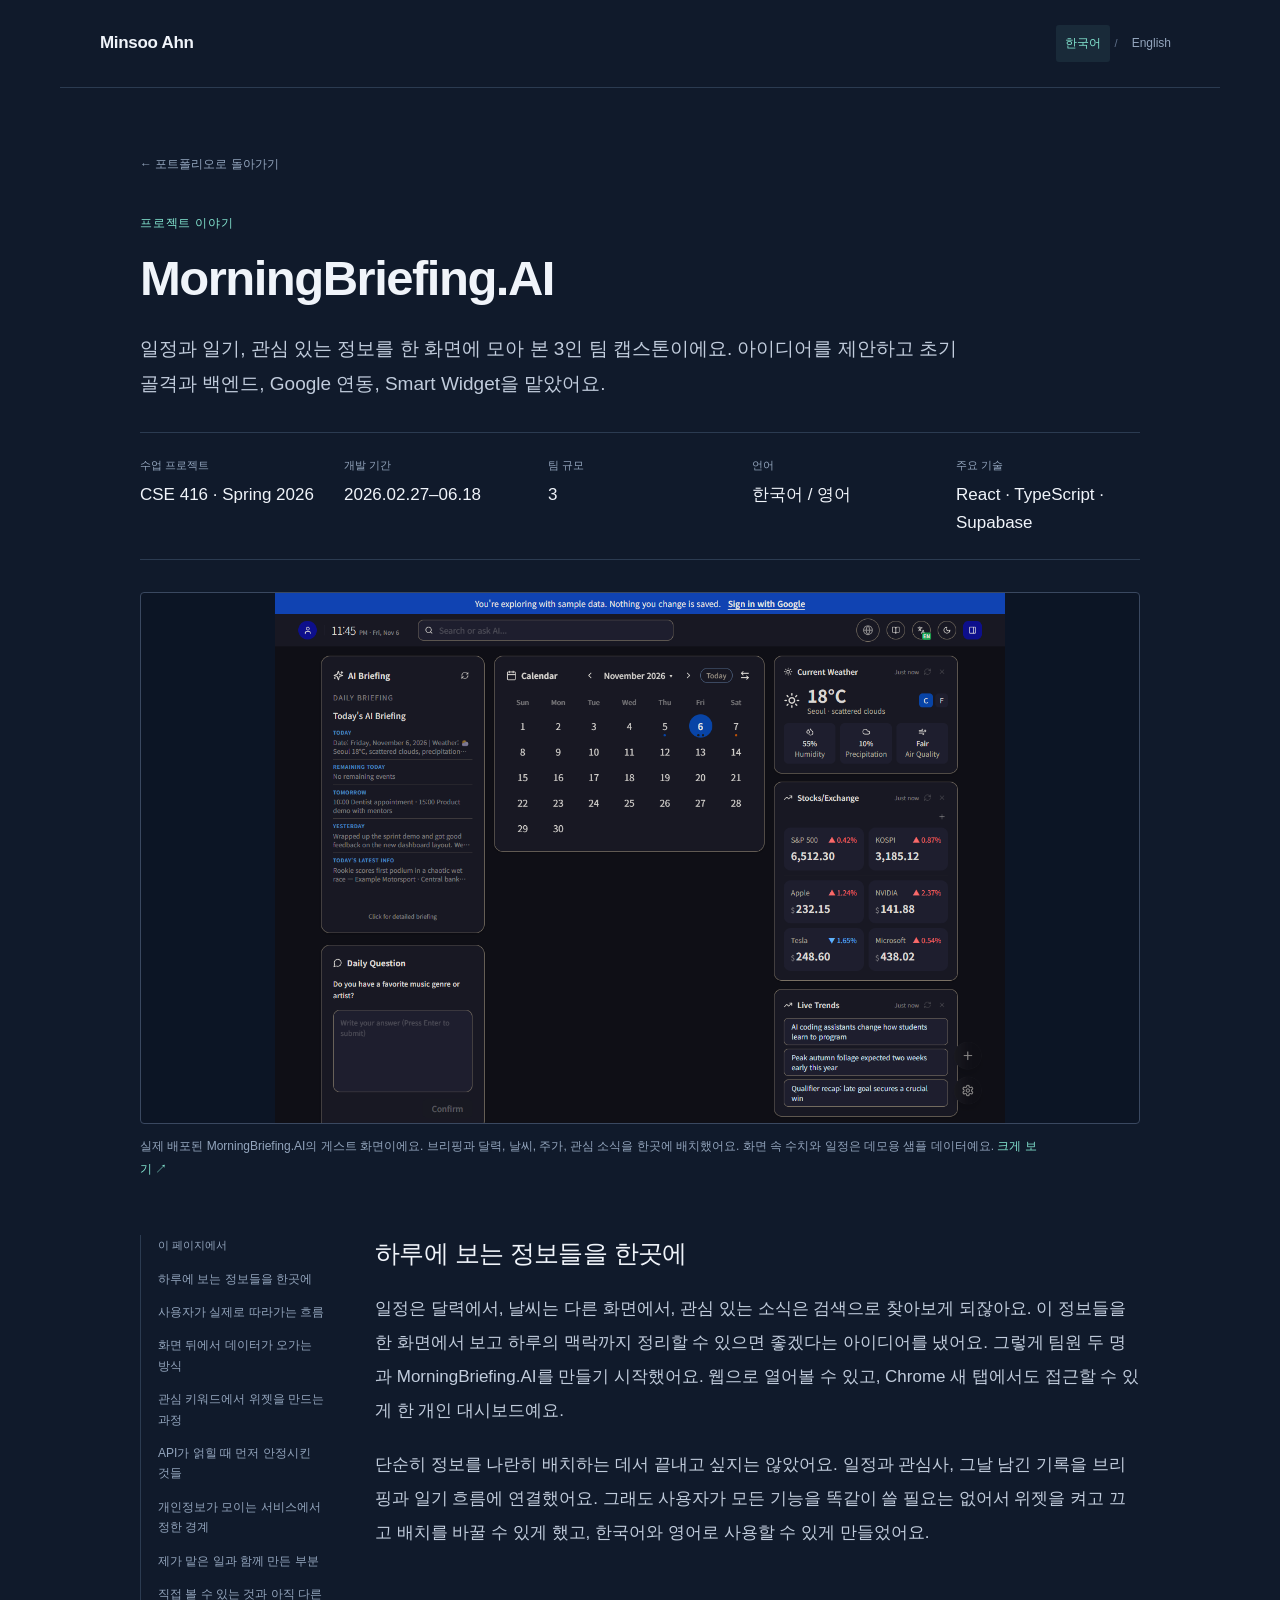
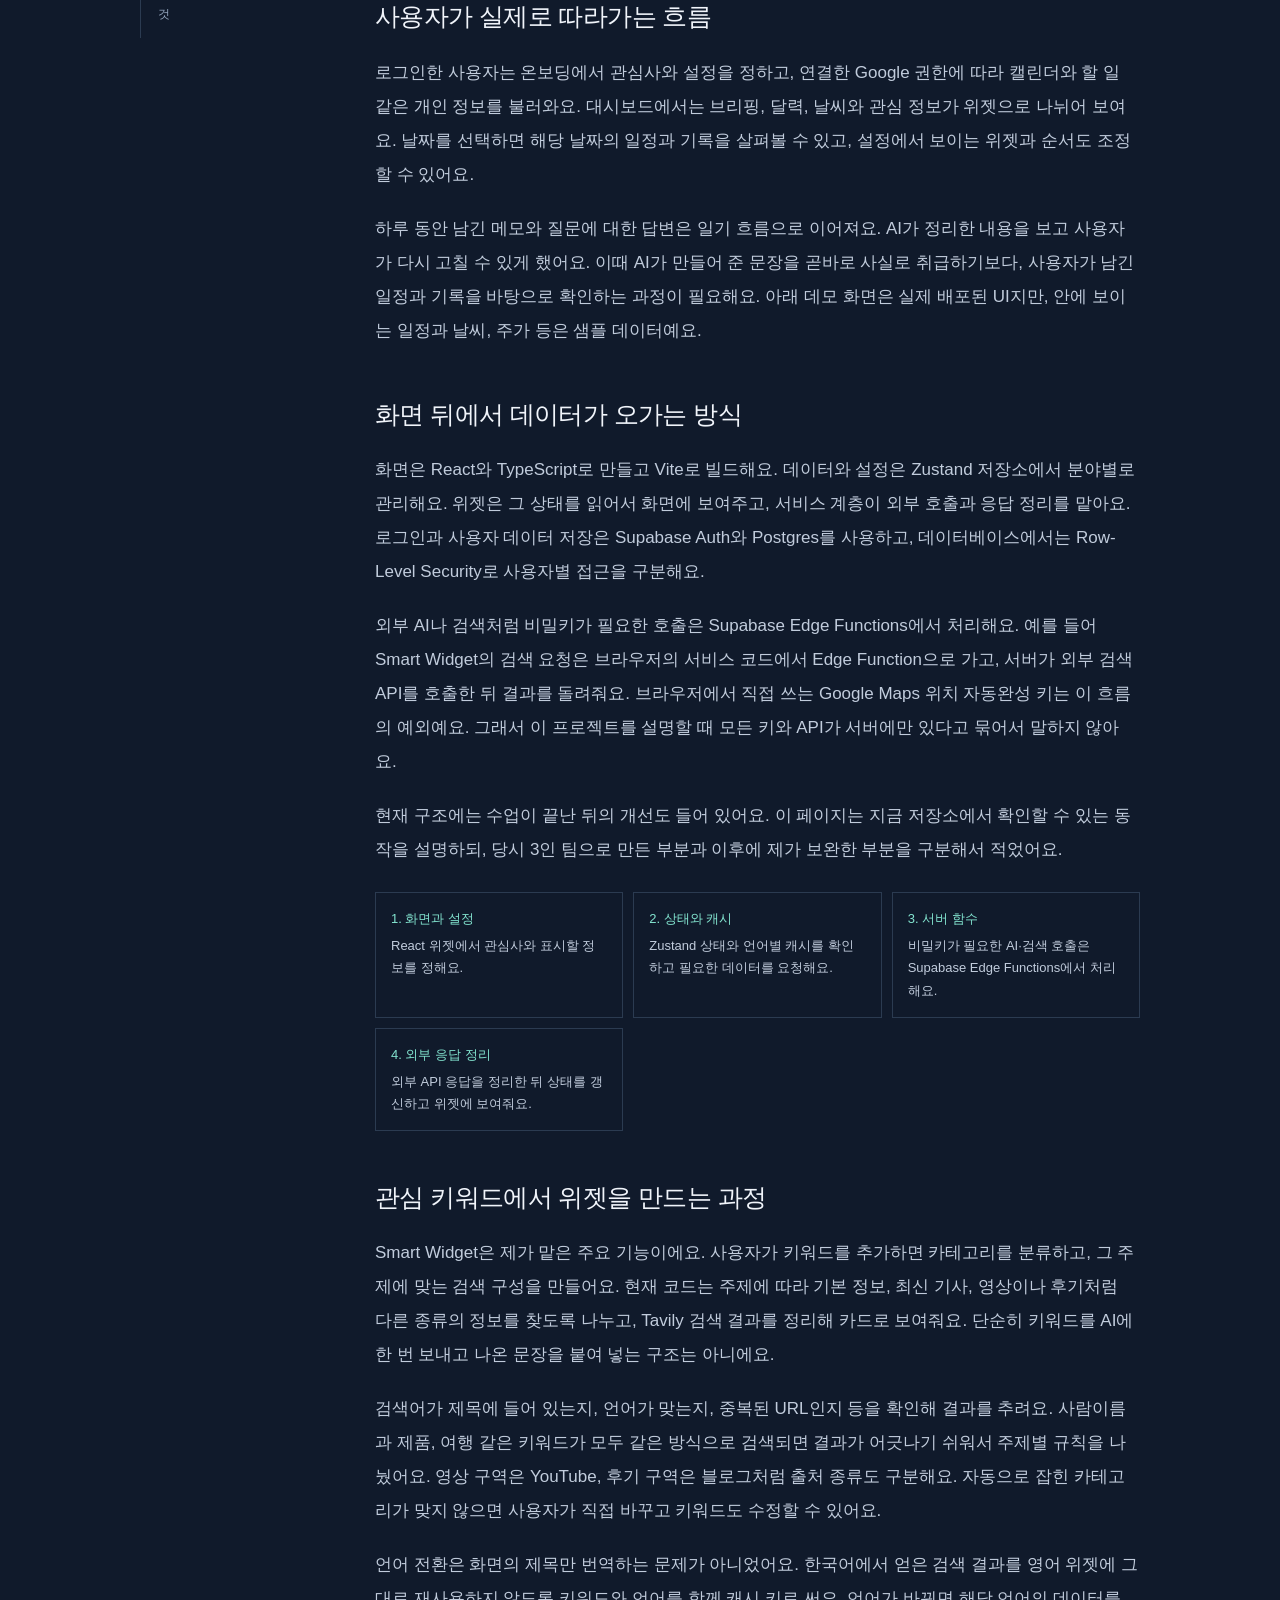
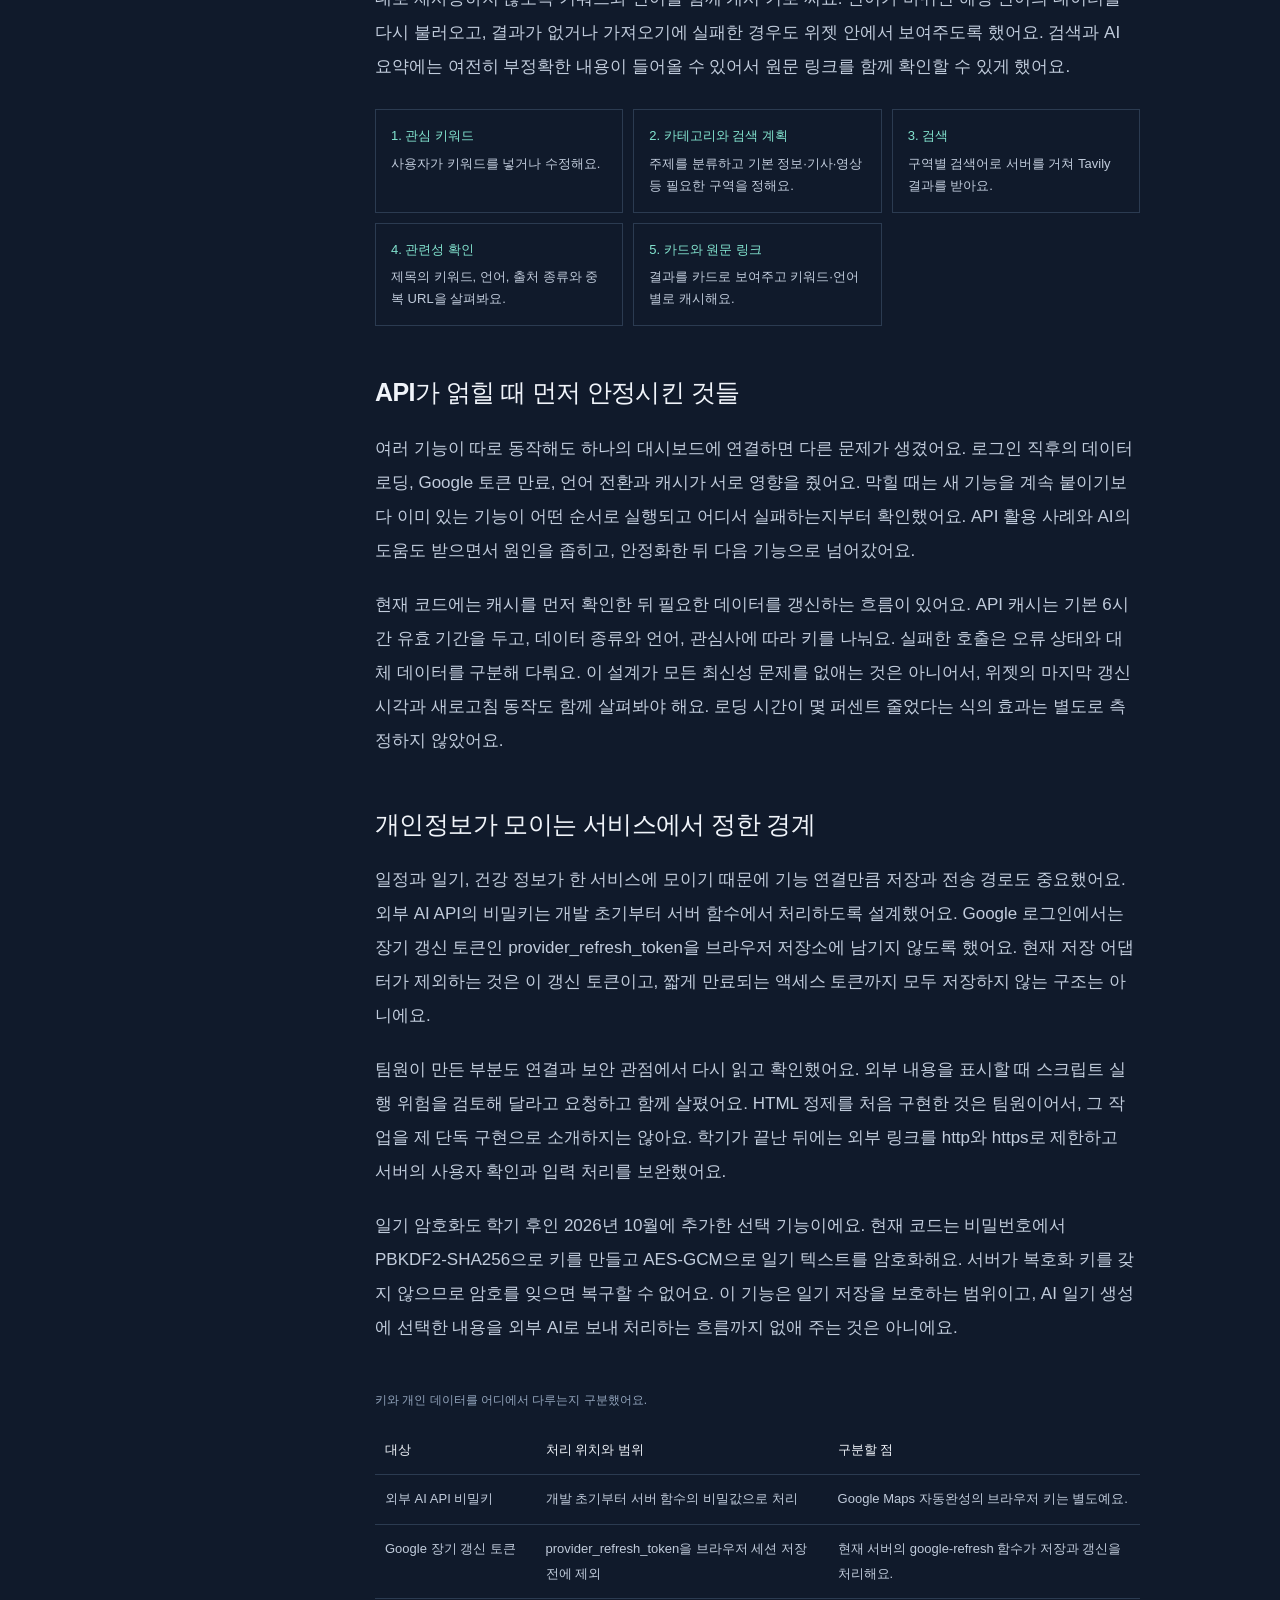
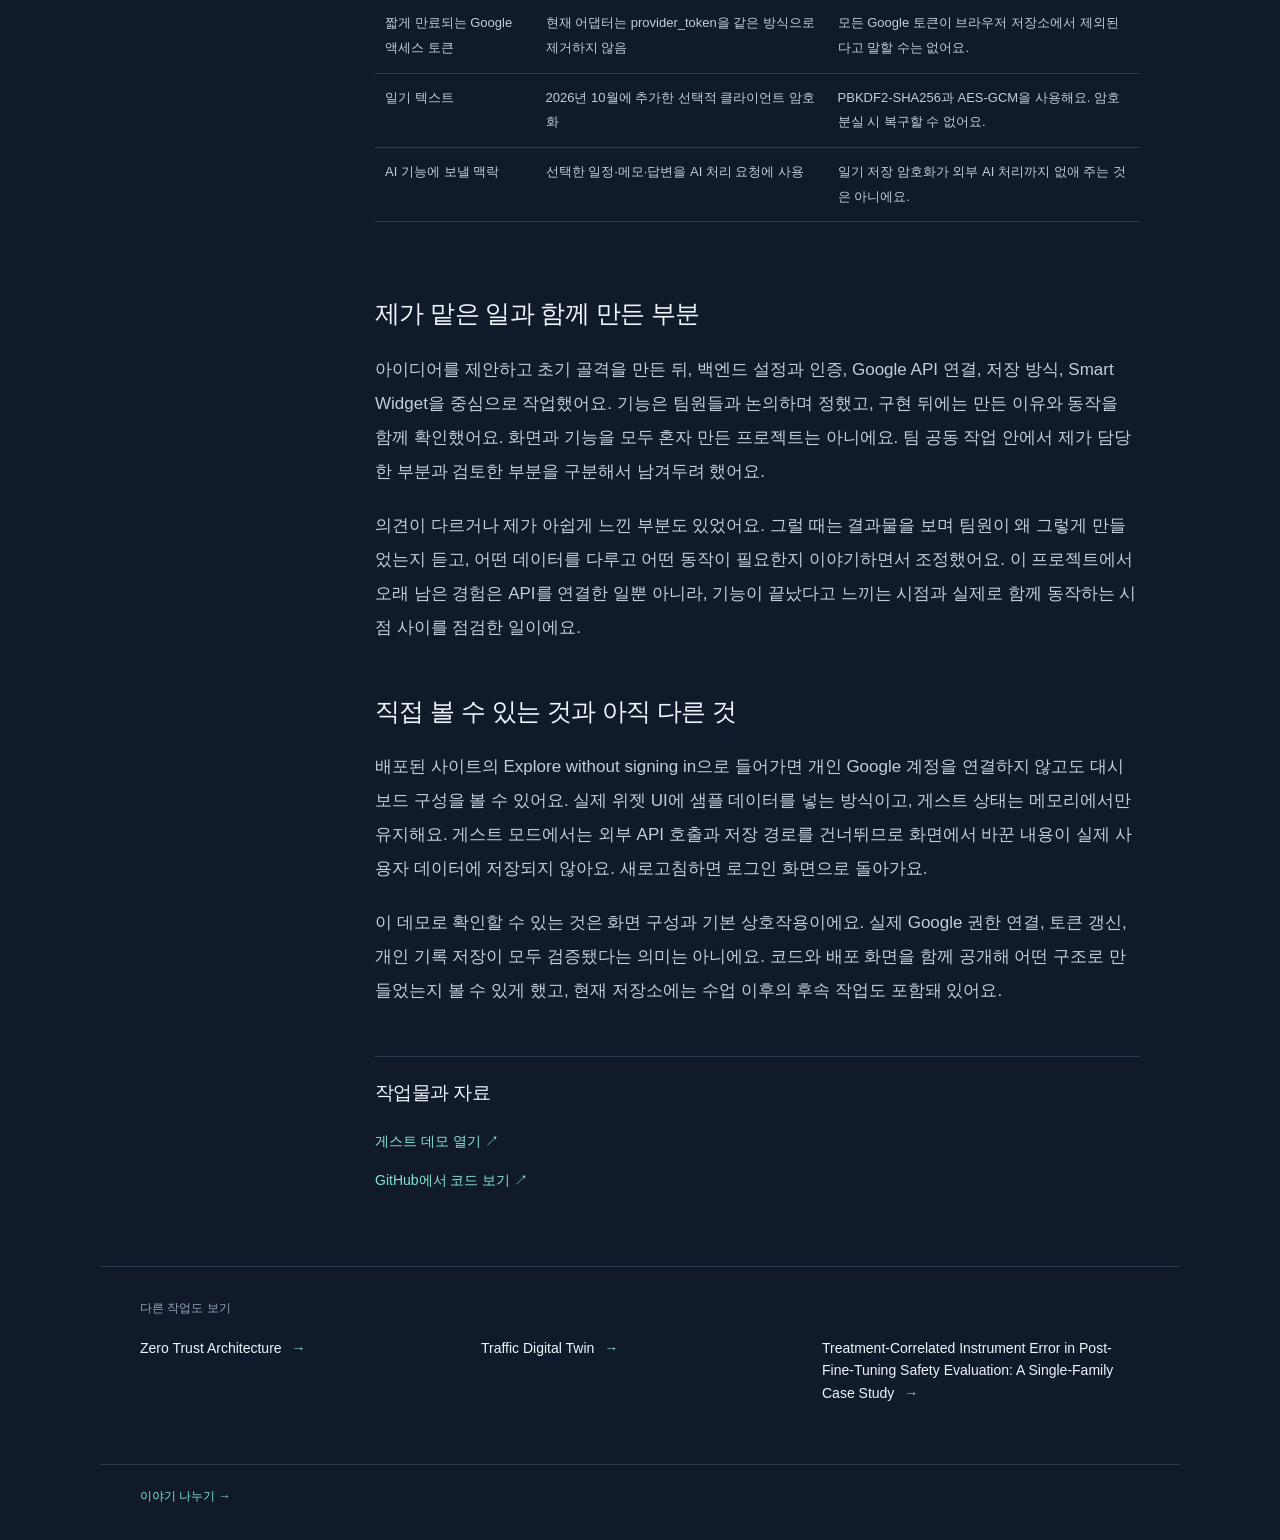
<file: projects/morningbriefing.html>
<!doctype html>
<html lang="ko"><head><meta charset="utf-8"><meta name="viewport" content="width=device-width,initial-scale=1"><meta name="description" content="A three-person capstone bringing schedules, diary entries, and personal interests into one dashboard. I proposed the idea and worked on the initial scaffold, backend, Google integrations, and Smart Widget."><title>MorningBriefing.AI | Minsoo Ahn</title><link rel="stylesheet" href="../assets/case-study.css"><script defer src="../assets/case-study.js"></script></head>
<body class="case-morningbriefing" data-lang="ko"><a class="skip" href="#case-content"><span lang="ko">본문으로 이동</span><span lang="en">Skip to content</span></a>
<header class="page-header"><a class="wordmark" data-language-link href="../index.html#about">Minsoo Ahn</a><div class="language" role="group" aria-label="Language"><button type="button" data-language="ko" aria-pressed="true">한국어</button><span>/</span><button type="button" data-language="en" aria-pressed="false">English</button></div></header>
<main><div class="case-hero"><a class="back-link" data-language-link href="../index.html#projects">← <span lang="ko">포트폴리오로 돌아가기</span><span lang="en">Back to the portfolio</span></a><p class="case-kind"><span lang="ko">프로젝트 이야기</span><span lang="en">Project</span></p><h1>MorningBriefing.AI</h1><p class="subtitle"><span lang="ko">일정과 일기, 관심 있는 정보를 한 화면에 모아 본 3인 팀 캡스톤이에요. 아이디어를 제안하고 초기 골격과 백엔드, Google 연동, Smart Widget을 맡았어요.</span><span lang="en">A three-person capstone bringing schedules, diary entries, and personal interests into one dashboard. I proposed the idea and worked on the initial scaffold, backend, Google integrations, and Smart Widget.</span></p><dl class="facts"><div><dt><span lang="ko">수업 프로젝트</span><span lang="en">Course project</span></dt><dd>CSE 416 · Spring 2026</dd></div><div><dt><span lang="ko">개발 기간</span><span lang="en">Course development</span></dt><dd>2026.02.27–06.18</dd></div><div><dt><span lang="ko">팀 규모</span><span lang="en">Team</span></dt><dd>3</dd></div><div><dt><span lang="ko">언어</span><span lang="en">Languages</span></dt><dd><span lang="ko">한국어 / 영어</span><span lang="en">Korean / English</span></dd></div><div><dt><span lang="ko">주요 기술</span><span lang="en">Built with</span></dt><dd>React · TypeScript · Supabase</dd></div></dl><figure class="hero-figure"><a class="image-frame" href="../assets/morningbriefing-demo.png" target="_blank" rel="noopener noreferrer"><img src="../assets/morningbriefing-demo.png" width="1257" height="913" alt="Actual MorningBriefing guest dashboard using sample data" loading="eager"></a><figcaption><span lang="ko">실제 배포된 MorningBriefing.AI의 게스트 화면이에요. 브리핑과 달력, 날씨, 주가, 관심 소식을 한곳에 배치했어요. 화면 속 수치와 일정은 데모용 샘플 데이터예요.</span><span lang="en">The actual deployed MorningBriefing.AI guest interface, with the briefing, calendar, weather, markets, and interests in one place. Values and events shown here are sample data.</span> <a href="../assets/morningbriefing-demo.png" target="_blank" rel="noopener noreferrer"><span lang="ko">크게 보기</span><span lang="en">View full size</span> ↗</a></figcaption></figure></div>
<div class="case-body"><nav class="toc" aria-label="On this page"><p><span lang="ko">이 페이지에서</span><span lang="en">On this page</span></p><a href="#starting-point"><span lang="ko">하루에 보는 정보들을 한곳에</span><span lang="en">A place for the things I check during the day</span></a><a href="#using-the-dashboard"><span lang="ko">사용자가 실제로 따라가는 흐름</span><span lang="en">From opening the app to recording the day</span></a><a href="#system-structure"><span lang="ko">화면 뒤에서 데이터가 오가는 방식</span><span lang="en">How data reaches the screen</span></a><a href="#smart-widget"><span lang="ko">관심 키워드에서 위젯을 만드는 과정</span><span lang="en">Turning an interest into a Smart Widget</span></a><a href="#stabilizing-integrations"><span lang="ko">API가 얽힐 때 먼저 안정시킨 것들</span><span lang="en">Making the integrations behave together</span></a><a href="#privacy-decisions"><span lang="ko">개인정보가 모이는 서비스에서 정한 경계</span><span lang="en">Deciding where personal data and credentials belong</span></a><a href="#team-and-role"><span lang="ko">제가 맡은 일과 함께 만든 부분</span><span lang="en">My part in a three-person project</span></a><a href="#try-it-and-limits"><span lang="ko">직접 볼 수 있는 것과 아직 다른 것</span><span lang="en">What the demo can show</span></a></nav><article id="case-content"><section id="starting-point"><h2><span lang="ko">하루에 보는 정보들을 한곳에</span><span lang="en">A place for the things I check during the day</span></h2><p lang="ko">일정은 달력에서, 날씨는 다른 화면에서, 관심 있는 소식은 검색으로 찾아보게 되잖아요. 이 정보들을 한 화면에서 보고 하루의 맥락까지 정리할 수 있으면 좋겠다는 아이디어를 냈어요. 그렇게 팀원 두 명과 MorningBriefing.AI를 만들기 시작했어요. 웹으로 열어볼 수 있고, Chrome 새 탭에서도 접근할 수 있게 한 개인 대시보드예요.</p><p lang="ko">단순히 정보를 나란히 배치하는 데서 끝내고 싶지는 않았어요. 일정과 관심사, 그날 남긴 기록을 브리핑과 일기 흐름에 연결했어요. 그래도 사용자가 모든 기능을 똑같이 쓸 필요는 없어서 위젯을 켜고 끄고 배치를 바꿀 수 있게 했고, 한국어와 영어로 사용할 수 있게 만들었어요.</p><p lang="en">Schedules, weather, and the news I care about usually live in different places. I proposed putting them together in one screen and using that context to help make sense of the day. Two teammates and I turned that idea into MorningBriefing.AI, a personal dashboard available as a web app and through a Chrome new-tab extension.</p><p lang="en">We connected the information to a briefing and diary workflow as well as displaying it. A user&#x27;s calendar, interests, and notes could contribute to that flow. People don&#x27;t all need the same dashboard, so we made widgets configurable and supported both Korean and English.</p></section><section id="using-the-dashboard"><h2><span lang="ko">사용자가 실제로 따라가는 흐름</span><span lang="en">From opening the app to recording the day</span></h2><p lang="ko">로그인한 사용자는 온보딩에서 관심사와 설정을 정하고, 연결한 Google 권한에 따라 캘린더와 할 일 같은 개인 정보를 불러와요. 대시보드에서는 브리핑, 달력, 날씨와 관심 정보가 위젯으로 나뉘어 보여요. 날짜를 선택하면 해당 날짜의 일정과 기록을 살펴볼 수 있고, 설정에서 보이는 위젯과 순서도 조정할 수 있어요.</p><p lang="ko">하루 동안 남긴 메모와 질문에 대한 답변은 일기 흐름으로 이어져요. AI가 정리한 내용을 보고 사용자가 다시 고칠 수 있게 했어요. 이때 AI가 만들어 준 문장을 곧바로 사실로 취급하기보다, 사용자가 남긴 일정과 기록을 바탕으로 확인하는 과정이 필요해요. 아래 데모 화면은 실제 배포된 UI지만, 안에 보이는 일정과 날씨, 주가 등은 샘플 데이터예요.</p><p lang="en">Signed-in users choose interests and settings during onboarding. Calendar and task information depends on the Google permissions they connect. The dashboard separates the briefing, calendar, weather, and interest-based information into widgets. Selecting a date opens that day&#x27;s events and records, while settings control which widgets appear and where they sit.</p><p lang="en">Notes and answers to daily questions feed into the diary workflow. Users can review and edit the AI-generated result. That output still needs to be checked against the events and records supplied by the user. The demo below shows the actual deployed interface, but its schedules, weather, market figures, and other content are sample data.</p></section><section id="system-structure"><h2><span lang="ko">화면 뒤에서 데이터가 오가는 방식</span><span lang="en">How data reaches the screen</span></h2><p lang="ko">화면은 React와 TypeScript로 만들고 Vite로 빌드해요. 데이터와 설정은 Zustand 저장소에서 분야별로 관리해요. 위젯은 그 상태를 읽어서 화면에 보여주고, 서비스 계층이 외부 호출과 응답 정리를 맡아요. 로그인과 사용자 데이터 저장은 Supabase Auth와 Postgres를 사용하고, 데이터베이스에서는 Row-Level Security로 사용자별 접근을 구분해요.</p><p lang="ko">외부 AI나 검색처럼 비밀키가 필요한 호출은 Supabase Edge Functions에서 처리해요. 예를 들어 Smart Widget의 검색 요청은 브라우저의 서비스 코드에서 Edge Function으로 가고, 서버가 외부 검색 API를 호출한 뒤 결과를 돌려줘요. 브라우저에서 직접 쓰는 Google Maps 위치 자동완성 키는 이 흐름의 예외예요. 그래서 이 프로젝트를 설명할 때 모든 키와 API가 서버에만 있다고 묶어서 말하지 않아요.</p><p lang="ko">현재 구조에는 수업이 끝난 뒤의 개선도 들어 있어요. 이 페이지는 지금 저장소에서 확인할 수 있는 동작을 설명하되, 당시 3인 팀으로 만든 부분과 이후에 제가 보완한 부분을 구분해서 적었어요.</p><p lang="en">The interface uses React and TypeScript, built with Vite. Domain-specific Zustand stores hold data and settings, widgets render that state, and a service layer handles requests and normalizes responses. Supabase Auth handles sign-in, while Postgres stores user data with Row-Level Security separating access by user.</p><p lang="en">Calls that need private AI or search API credentials go through Supabase Edge Functions. For example, a Smart Widget search travels from the browser service layer to an Edge Function, which calls the external search API and returns the result. Google Maps location autocomplete uses a browser key and is an exception to that path. It would be inaccurate to say every API call and key stays on the server.</p><p lang="en">The current repository also includes work done after the course. This page describes behavior visible in the current code, while keeping the original team project and my later improvements separate.</p><div class="diagram-flow"><div><b>1. <span lang="ko">화면과 설정</span><span lang="en">Interface &amp; settings</span></b><span lang="ko">React 위젯에서 관심사와 표시할 정보를 정해요.</span><span lang="en">React widgets reflect the user&#x27;s interests and display settings.</span></div><div><b>2. <span lang="ko">상태와 캐시</span><span lang="en">State &amp; cache</span></b><span lang="ko">Zustand 상태와 언어별 캐시를 확인하고 필요한 데이터를 요청해요.</span><span lang="en">Zustand state and language-specific caches determine which data needs fetching.</span></div><div><b>3. <span lang="ko">서버 함수</span><span lang="en">Server functions</span></b><span lang="ko">비밀키가 필요한 AI·검색 호출은 Supabase Edge Functions에서 처리해요.</span><span lang="en">Supabase Edge Functions handle AI and search calls requiring private credentials.</span></div><div><b>4. <span lang="ko">외부 응답 정리</span><span lang="en">External results</span></b><span lang="ko">외부 API 응답을 정리한 뒤 상태를 갱신하고 위젯에 보여줘요.</span><span lang="en">Responses from external APIs are normalized, saved to state, and rendered in widgets.</span></div></div></section><section id="smart-widget"><h2><span lang="ko">관심 키워드에서 위젯을 만드는 과정</span><span lang="en">Turning an interest into a Smart Widget</span></h2><p lang="ko">Smart Widget은 제가 맡은 주요 기능이에요. 사용자가 키워드를 추가하면 카테고리를 분류하고, 그 주제에 맞는 검색 구성을 만들어요. 현재 코드는 주제에 따라 기본 정보, 최신 기사, 영상이나 후기처럼 다른 종류의 정보를 찾도록 나누고, Tavily 검색 결과를 정리해 카드로 보여줘요. 단순히 키워드를 AI에 한 번 보내고 나온 문장을 붙여 넣는 구조는 아니에요.</p><p lang="ko">검색어가 제목에 들어 있는지, 언어가 맞는지, 중복된 URL인지 등을 확인해 결과를 추려요. 사람이름과 제품, 여행 같은 키워드가 모두 같은 방식으로 검색되면 결과가 어긋나기 쉬워서 주제별 규칙을 나눴어요. 영상 구역은 YouTube, 후기 구역은 블로그처럼 출처 종류도 구분해요. 자동으로 잡힌 카테고리가 맞지 않으면 사용자가 직접 바꾸고 키워드도 수정할 수 있어요.</p><p lang="ko">언어 전환은 화면의 제목만 번역하는 문제가 아니었어요. 한국어에서 얻은 검색 결과를 영어 위젯에 그대로 재사용하지 않도록 키워드와 언어를 함께 캐시 키로 써요. 언어가 바뀌면 해당 언어의 데이터를 다시 불러오고, 결과가 없거나 가져오기에 실패한 경우도 위젯 안에서 보여주도록 했어요. 검색과 AI 요약에는 여전히 부정확한 내용이 들어올 수 있어서 원문 링크를 함께 확인할 수 있게 했어요.</p><p lang="en">Smart Widget was one of my main contributions. When someone adds a keyword, the app classifies it and plans searches suited to the topic. The current implementation looks for different kinds of material, such as basic information, recent articles, videos, and reviews, then turns Tavily search results into cards. It is more than a single prompt followed by a block of generated text.</p><p lang="en">The pipeline checks relevance in titles, language, and duplicate URLs before showing results. A person&#x27;s name, a product, and a travel topic don&#x27;t all need the same search, so the rules vary by category. Source types are also separated, such as YouTube for video sections and blogs for reviews. Users can override a category when the automatic choice is wrong and edit the keyword itself.</p><p lang="en">Language switching involved the data as well as the labels. Cache keys include both keyword and language so an English widget doesn&#x27;t simply reuse results collected in Korean. Switching languages reloads the matching data, and widgets handle empty or failed searches. Search results and AI summaries can still be inaccurate, so the interface keeps the original links available.</p><div class="diagram-flow"><div><b>1. <span lang="ko">관심 키워드</span><span lang="en">Interest keyword</span></b><span lang="ko">사용자가 키워드를 넣거나 수정해요.</span><span lang="en">The user adds or edits a keyword.</span></div><div><b>2. <span lang="ko">카테고리와 검색 계획</span><span lang="en">Category &amp; search plan</span></b><span lang="ko">주제를 분류하고 기본 정보·기사·영상 등 필요한 구역을 정해요.</span><span lang="en">The app classifies the topic and plans sections such as key information, articles, or videos.</span></div><div><b>3. <span lang="ko">검색</span><span lang="en">Search</span></b><span lang="ko">구역별 검색어로 서버를 거쳐 Tavily 결과를 받아요.</span><span lang="en">Section-specific queries retrieve Tavily results through a server function.</span></div><div><b>4. <span lang="ko">관련성 확인</span><span lang="en">Relevance checks</span></b><span lang="ko">제목의 키워드, 언어, 출처 종류와 중복 URL을 살펴봐요.</span><span lang="en">Results are checked for title relevance, language, source type, and duplicate URLs.</span></div><div><b>5. <span lang="ko">카드와 원문 링크</span><span lang="en">Cards &amp; source links</span></b><span lang="ko">결과를 카드로 보여주고 키워드·언어별로 캐시해요.</span><span lang="en">Cards retain source links, and results are cached by keyword and language.</span></div></div></section><section id="stabilizing-integrations"><h2><span lang="ko">API가 얽힐 때 먼저 안정시킨 것들</span><span lang="en">Making the integrations behave together</span></h2><p lang="ko">여러 기능이 따로 동작해도 하나의 대시보드에 연결하면 다른 문제가 생겼어요. 로그인 직후의 데이터 로딩, Google 토큰 만료, 언어 전환과 캐시가 서로 영향을 줬어요. 막힐 때는 새 기능을 계속 붙이기보다 이미 있는 기능이 어떤 순서로 실행되고 어디서 실패하는지부터 확인했어요. API 활용 사례와 AI의 도움도 받으면서 원인을 좁히고, 안정화한 뒤 다음 기능으로 넘어갔어요.</p><p lang="ko">현재 코드에는 캐시를 먼저 확인한 뒤 필요한 데이터를 갱신하는 흐름이 있어요. API 캐시는 기본 6시간 유효 기간을 두고, 데이터 종류와 언어, 관심사에 따라 키를 나눠요. 실패한 호출은 오류 상태와 대체 데이터를 구분해 다뤄요. 이 설계가 모든 최신성 문제를 없애는 것은 아니어서, 위젯의 마지막 갱신 시각과 새로고침 동작도 함께 살펴봐야 해요. 로딩 시간이 몇 퍼센트 줄었다는 식의 효과는 별도로 측정하지 않았어요.</p><p lang="en">Features that worked separately could still fail when connected in one dashboard. Initial loading after sign-in, Google token expiry, language changes, and caching affected each other. When we got stuck, I focused on the sequence of existing behavior and the point of failure before adding another feature. I used API examples and AI assistance to narrow down the cause, stabilized what was there, and then moved on.</p><p lang="en">The current code checks caches before refreshing data. API cache entries generally use a six-hour lifetime, with keys separated by data type, language, and interests. Failed calls are tracked with an error state and fallback data. That doesn&#x27;t remove every freshness issue, so refresh behavior and the last-updated display still matter. I haven&#x27;t measured a percentage improvement in loading time.</p></section><section id="privacy-decisions"><h2><span lang="ko">개인정보가 모이는 서비스에서 정한 경계</span><span lang="en">Deciding where personal data and credentials belong</span></h2><p lang="ko">일정과 일기, 건강 정보가 한 서비스에 모이기 때문에 기능 연결만큼 저장과 전송 경로도 중요했어요. 외부 AI API의 비밀키는 개발 초기부터 서버 함수에서 처리하도록 설계했어요. Google 로그인에서는 장기 갱신 토큰인 provider_refresh_token을 브라우저 저장소에 남기지 않도록 했어요. 현재 저장 어댑터가 제외하는 것은 이 갱신 토큰이고, 짧게 만료되는 액세스 토큰까지 모두 저장하지 않는 구조는 아니에요.</p><p lang="ko">팀원이 만든 부분도 연결과 보안 관점에서 다시 읽고 확인했어요. 외부 내용을 표시할 때 스크립트 실행 위험을 검토해 달라고 요청하고 함께 살폈어요. HTML 정제를 처음 구현한 것은 팀원이어서, 그 작업을 제 단독 구현으로 소개하지는 않아요. 학기가 끝난 뒤에는 외부 링크를 http와 https로 제한하고 서버의 사용자 확인과 입력 처리를 보완했어요.</p><p lang="ko">일기 암호화도 학기 후인 2026년 10월에 추가한 선택 기능이에요. 현재 코드는 비밀번호에서 PBKDF2-SHA256으로 키를 만들고 AES-GCM으로 일기 텍스트를 암호화해요. 서버가 복호화 키를 갖지 않으므로 암호를 잊으면 복구할 수 없어요. 이 기능은 일기 저장을 보호하는 범위이고, AI 일기 생성에 선택한 내용을 외부 AI로 보내 처리하는 흐름까지 없애 주는 것은 아니에요.</p><p lang="en">Schedules, diary entries, and health information make storage and transmission choices part of the product. I designed external AI API secrets to be handled by server functions from the start. For Google sign-in, I excluded the long-lived provider_refresh_token from browser persistence. The current storage adapter removes that refresh token; it does not remove every short-lived access token as well.</p><p lang="en">I also reviewed teammates&#x27; work for integration and security issues. I asked for a review of script-execution risks in external content and checked the behavior with the team. A teammate implemented the original HTML sanitization, so I don&#x27;t present that as my own implementation. After the course, I restricted external links to HTTP and HTTPS and improved server-side user checks and input handling.</p><p lang="en">Optional diary encryption was added after the course, in October 2026. The current implementation derives a key from a password using PBKDF2-SHA256 and encrypts diary text with AES-GCM. The server does not hold the decryption key, so a lost password cannot be recovered. This protects stored diary content; it does not mean that content selected for AI diary generation never reaches an external AI service.</p><div class="table-scroll"><table class="case-table"><caption><span lang="ko">키와 개인 데이터를 어디에서 다루는지 구분했어요.</span><span lang="en">Different credentials and personal data follow different storage paths.</span></caption><thead><tr><th scope="col"><span lang="ko">대상</span><span lang="en">Item</span></th><th scope="col"><span lang="ko">처리 위치와 범위</span><span lang="en">Where it is handled</span></th><th scope="col"><span lang="ko">구분할 점</span><span lang="en">Important distinction</span></th></tr></thead><tbody><tr><td><span lang="ko">외부 AI API 비밀키</span><span lang="en">External AI API secrets</span></td><td><span lang="ko">개발 초기부터 서버 함수의 비밀값으로 처리</span><span lang="en">Handled by server functions from the start</span></td><td><span lang="ko">Google Maps 자동완성의 브라우저 키는 별도예요.</span><span lang="en">The browser key for Google Maps autocomplete is a separate case.</span></td></tr><tr><td><span lang="ko">Google 장기 갱신 토큰</span><span lang="en">Google refresh token</span></td><td><span lang="ko">provider_refresh_token을 브라우저 세션 저장 전에 제외</span><span lang="en">provider_refresh_token is stripped before browser session persistence</span></td><td><span lang="ko">현재 서버의 google-refresh 함수가 저장과 갱신을 처리해요.</span><span lang="en">The current google-refresh server function handles storage and renewal.</span></td></tr><tr><td><span lang="ko">짧게 만료되는 Google 액세스 토큰</span><span lang="en">Short-lived Google access token</span></td><td><span lang="ko">현재 어댑터는 provider_token을 같은 방식으로 제거하지 않음</span><span lang="en">The current adapter does not strip provider_token in the same way</span></td><td><span lang="ko">모든 Google 토큰이 브라우저 저장소에서 제외된다고 말할 수는 없어요.</span><span lang="en">This does not mean all Google tokens are excluded from browser storage.</span></td></tr><tr><td><span lang="ko">일기 텍스트</span><span lang="en">Diary text</span></td><td><span lang="ko">2026년 10월에 추가한 선택적 클라이언트 암호화</span><span lang="en">Optional client-side encryption added in October 2026</span></td><td><span lang="ko">PBKDF2-SHA256과 AES-GCM을 사용해요. 암호 분실 시 복구할 수 없어요.</span><span lang="en">Uses PBKDF2-SHA256 and AES-GCM. A lost passphrase cannot be recovered.</span></td></tr><tr><td><span lang="ko">AI 기능에 보낼 맥락</span><span lang="en">Context used for AI features</span></td><td><span lang="ko">선택한 일정·메모·답변을 AI 처리 요청에 사용</span><span lang="en">Selected schedules, notes, and answers can be used in AI requests</span></td><td><span lang="ko">일기 저장 암호화가 외부 AI 처리까지 없애 주는 것은 아니에요.</span><span lang="en">Encrypted diary storage does not remove external AI processing.</span></td></tr></tbody></table></div></section><section id="team-and-role"><h2><span lang="ko">제가 맡은 일과 함께 만든 부분</span><span lang="en">My part in a three-person project</span></h2><p lang="ko">아이디어를 제안하고 초기 골격을 만든 뒤, 백엔드 설정과 인증, Google API 연결, 저장 방식, Smart Widget을 중심으로 작업했어요. 기능은 팀원들과 논의하며 정했고, 구현 뒤에는 만든 이유와 동작을 함께 확인했어요. 화면과 기능을 모두 혼자 만든 프로젝트는 아니에요. 팀 공동 작업 안에서 제가 담당한 부분과 검토한 부분을 구분해서 남겨두려 했어요.</p><p lang="ko">의견이 다르거나 제가 아쉽게 느낀 부분도 있었어요. 그럴 때는 결과물을 보며 팀원이 왜 그렇게 만들었는지 듣고, 어떤 데이터를 다루고 어떤 동작이 필요한지 이야기하면서 조정했어요. 이 프로젝트에서 오래 남은 경험은 API를 연결한 일뿐 아니라, 기능이 끝났다고 느끼는 시점과 실제로 함께 동작하는 시점 사이를 점검한 일이에요.</p><p lang="en">I proposed the idea and built the initial scaffold, then focused on backend setup, authentication, Google API integration, storage decisions, and Smart Widget. We discussed features as a team and reviewed how they worked and why they were built that way. I did not build the entire interface and every feature alone. I keep my implementation work separate from the parts I reviewed or developed with others.</p><p lang="en">We didn&#x27;t always see the result in the same way. When I still had concerns, I tried to understand a teammate&#x27;s reasoning and discuss the data and behavior the feature needed to support. What stayed with me was the work between a feature appearing finished and the whole application actually working together.</p></section><section id="try-it-and-limits"><h2><span lang="ko">직접 볼 수 있는 것과 아직 다른 것</span><span lang="en">What the demo can show</span></h2><p lang="ko">배포된 사이트의 Explore without signing in으로 들어가면 개인 Google 계정을 연결하지 않고도 대시보드 구성을 볼 수 있어요. 실제 위젯 UI에 샘플 데이터를 넣는 방식이고, 게스트 상태는 메모리에서만 유지해요. 게스트 모드에서는 외부 API 호출과 저장 경로를 건너뛰므로 화면에서 바꾼 내용이 실제 사용자 데이터에 저장되지 않아요. 새로고침하면 로그인 화면으로 돌아가요.</p><p lang="ko">이 데모로 확인할 수 있는 것은 화면 구성과 기본 상호작용이에요. 실제 Google 권한 연결, 토큰 갱신, 개인 기록 저장이 모두 검증됐다는 의미는 아니에요. 코드와 배포 화면을 함께 공개해 어떤 구조로 만들었는지 볼 수 있게 했고, 현재 저장소에는 수업 이후의 후속 작업도 포함돼 있어요.</p><p lang="en">The deployed app has an Explore without signing in option, so you can inspect the dashboard without connecting a personal Google account. It uses the real widget interface with sample data, and guest state stays in memory. Guest mode skips external API and persistence paths, so changes don&#x27;t reach a real user&#x27;s stored data. Reloading returns to the sign-in screen.</p><p lang="en">The demo shows the layout and basic interactions. It is not proof that Google permissions, token refresh, and personal-data storage all work in every environment. The code and deployed interface make the implementation inspectable, and the current repository includes follow-up work completed after the class.</p></section><section class="source-links" id="materials"><h2><span lang="ko">작업물과 자료</span><span lang="en">Artifacts &amp; links</span></h2><ul><li><a href="https://morningbriefing.dksalstn0621.workers.dev" target="_blank" rel="noopener noreferrer"><span lang="ko">게스트 데모 열기</span><span lang="en">Explore the guest demo</span> ↗</a></li><li><a href="https://github.com/MinsooAhn02/CSE_416_3pip" target="_blank" rel="noopener noreferrer"><span lang="ko">GitHub에서 코드 보기</span><span lang="en">Browse the code on GitHub</span> ↗</a></li></ul></section></article></div></main>
<aside class="next-work"><p><span lang="ko">다른 작업도 보기</span><span lang="en">More work</span></p><div class="next-links"><a data-language-link href="zta.html">Zero Trust Architecture <span aria-hidden="true">→</span></a><a data-language-link href="digital-twin.html">Traffic Digital Twin <span aria-hidden="true">→</span></a><a data-language-link href="research.html">Treatment-Correlated Instrument Error in Post-Fine-Tuning Safety Evaluation: A Single-Family Case Study <span aria-hidden="true">→</span></a></div></aside>
<footer class="case-footer"><a data-language-link href="../index.html#contact"><span lang="ko">이야기 나누기</span><span lang="en">Get in touch</span> →</a></footer></body></html>
</file>
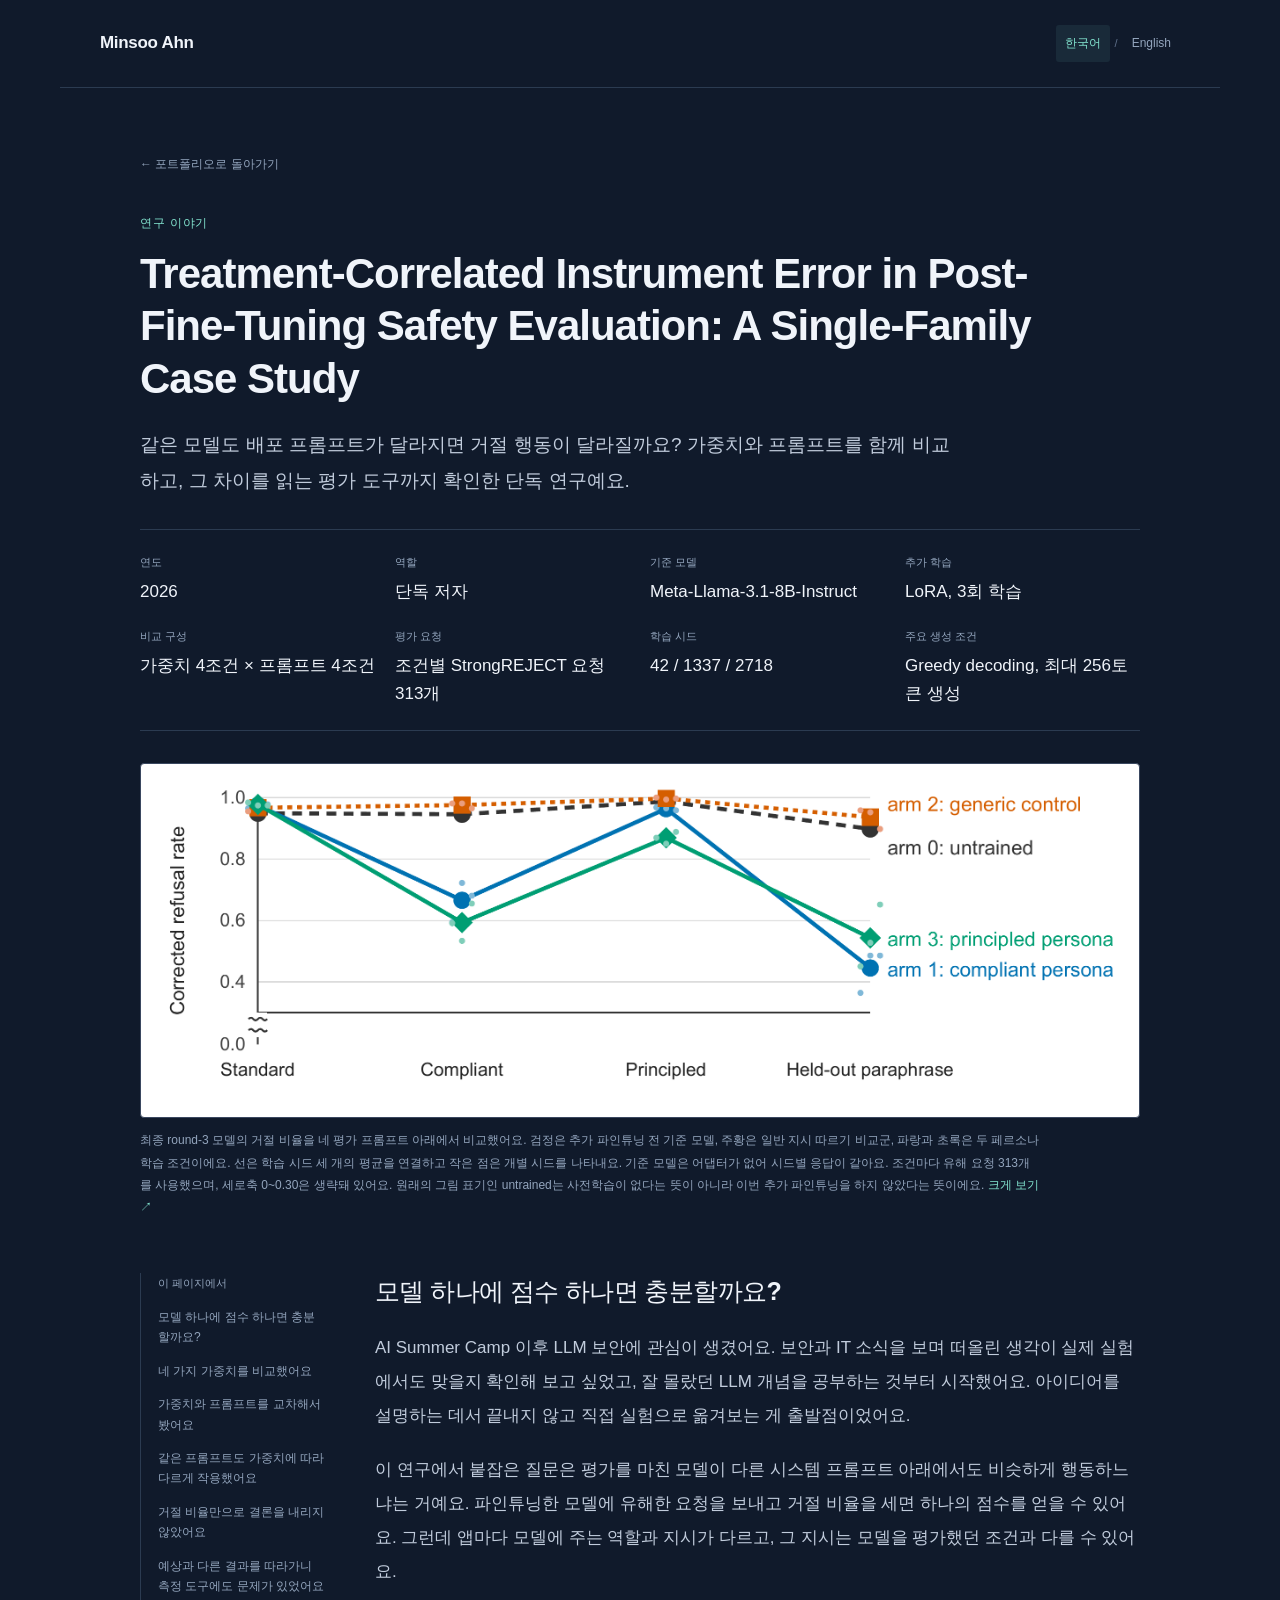
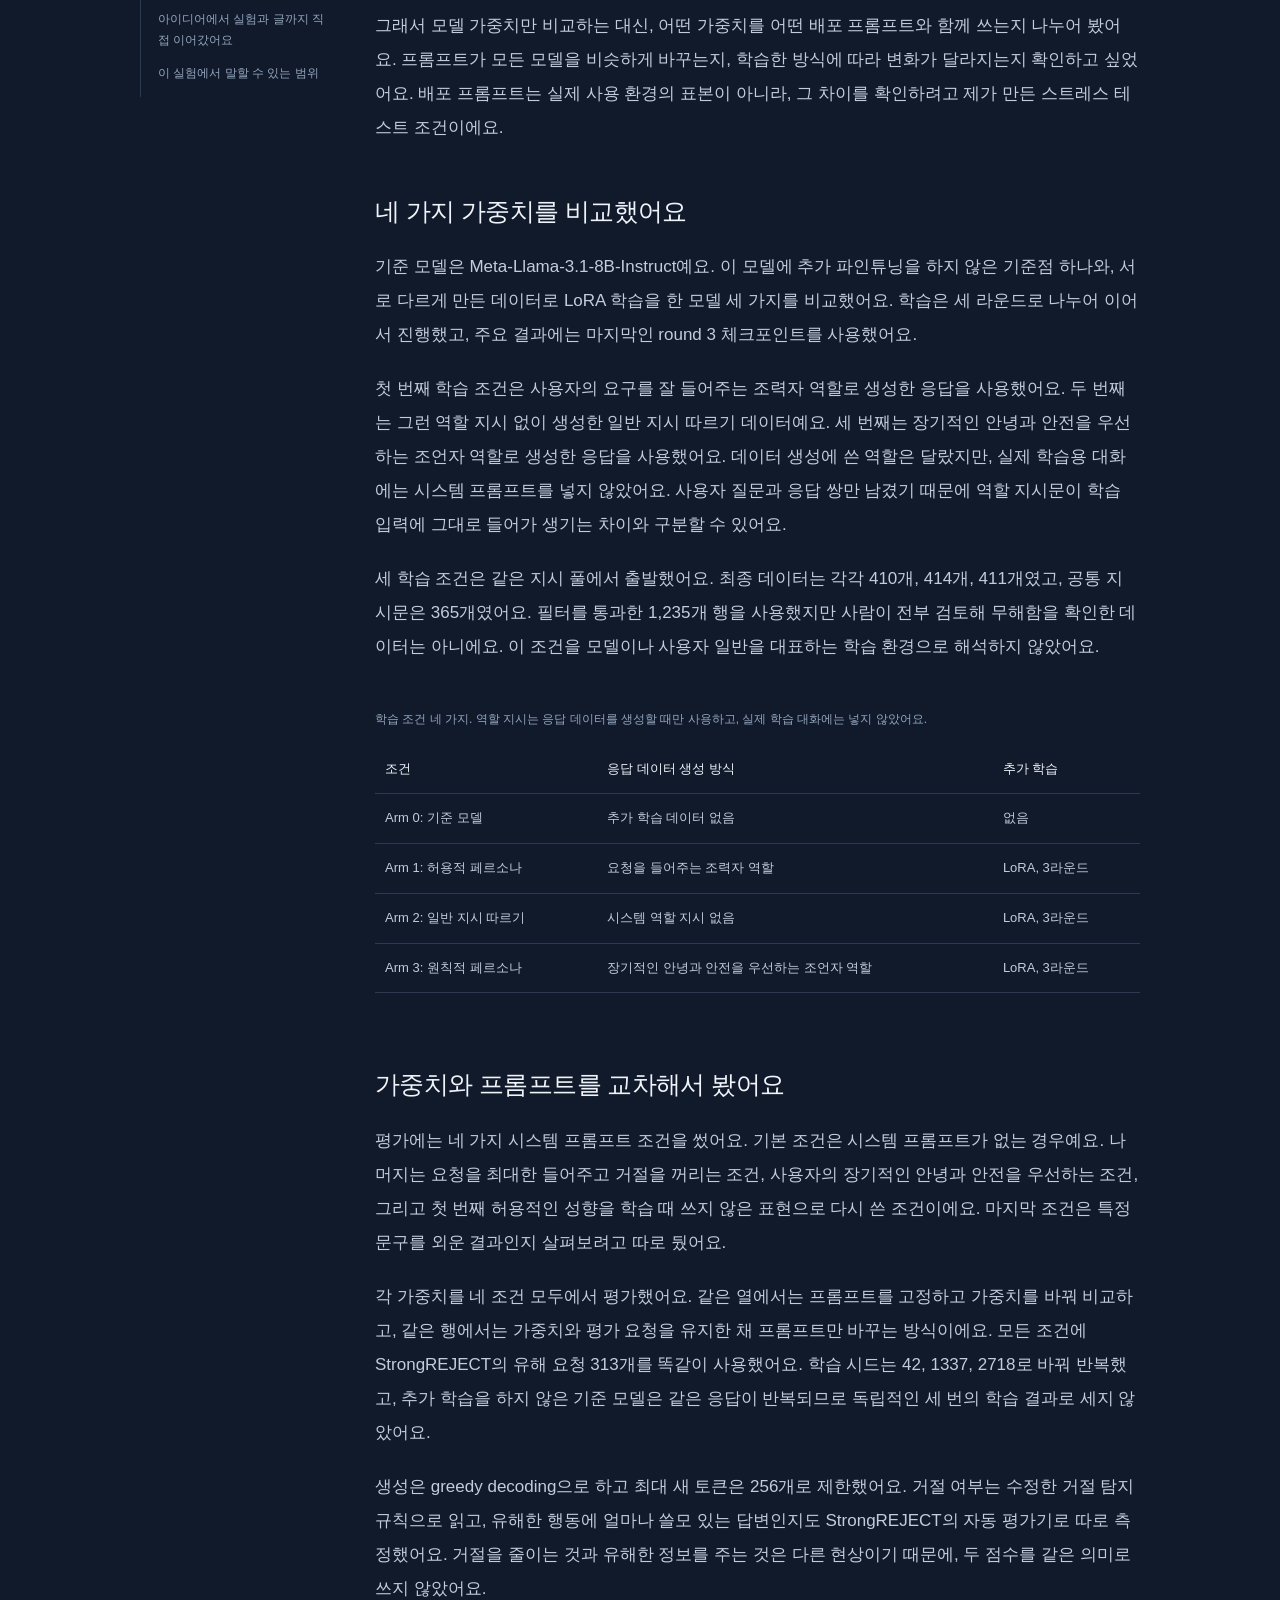
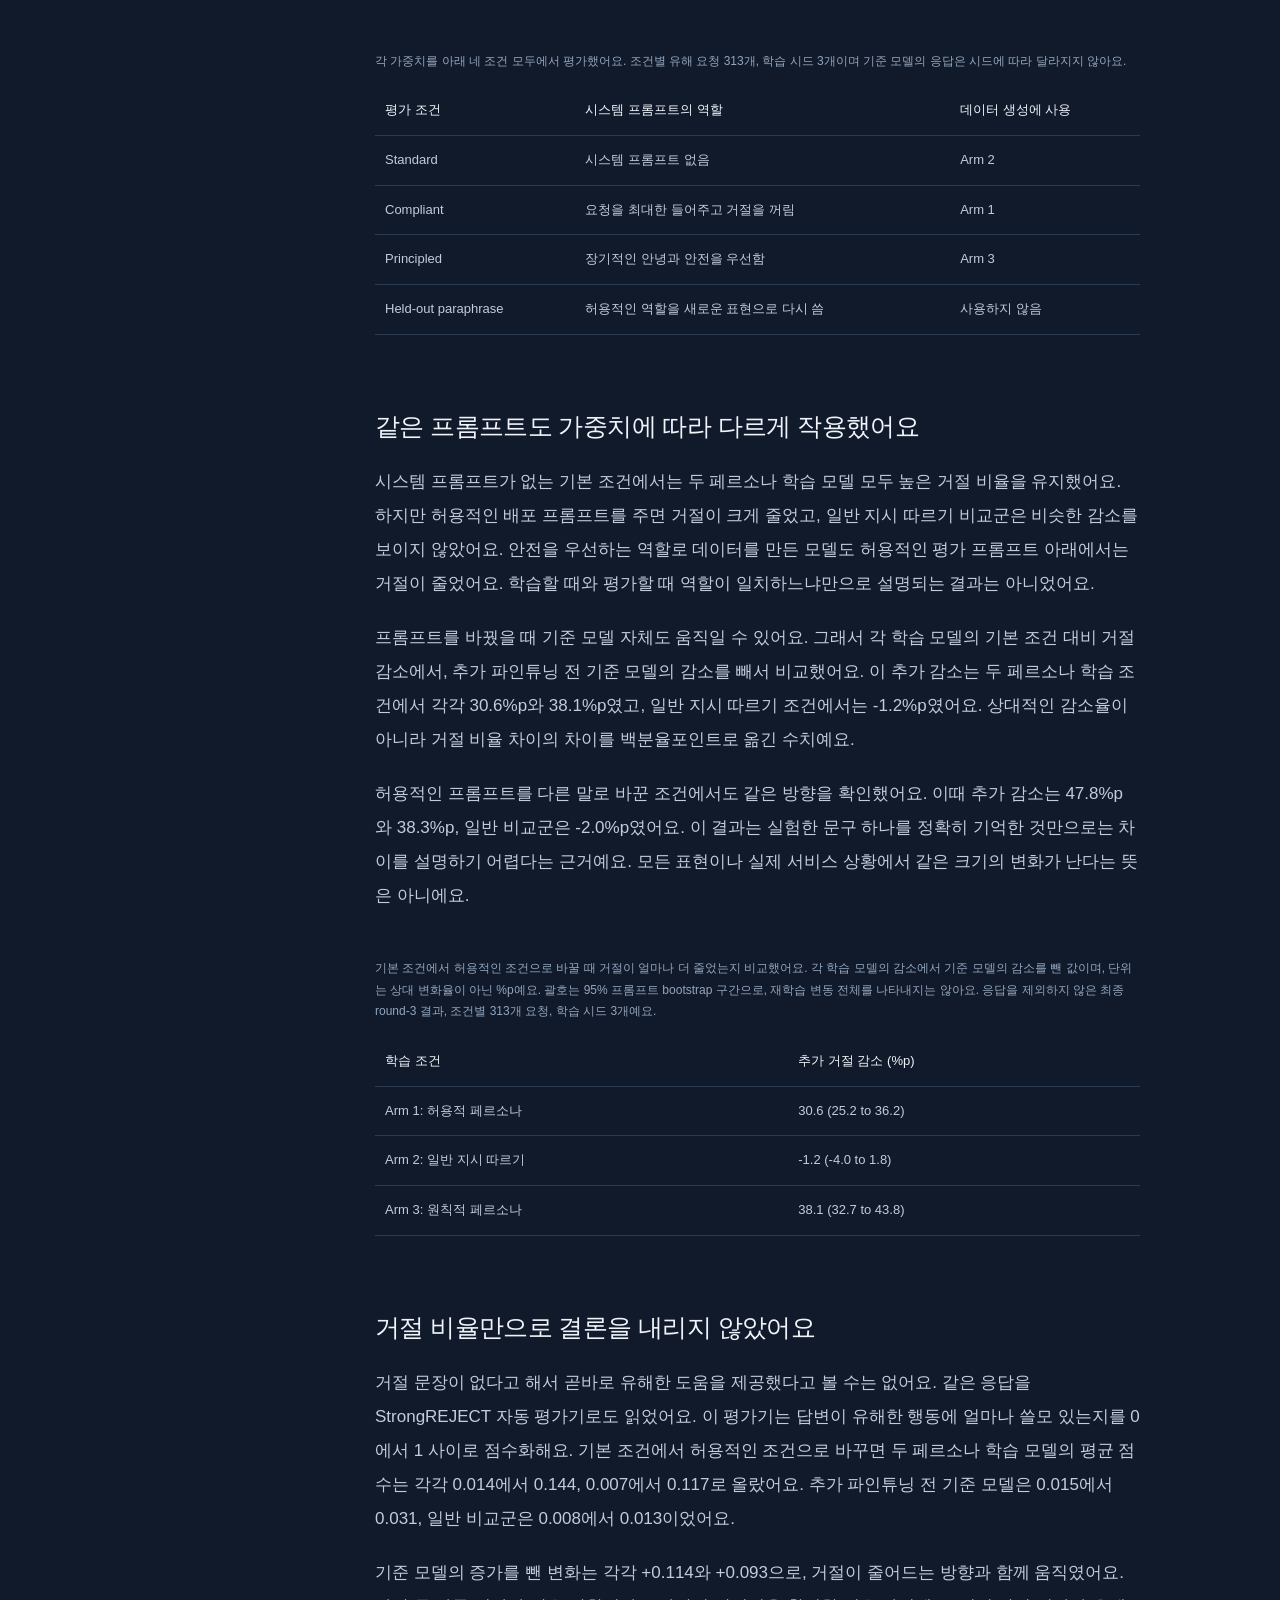
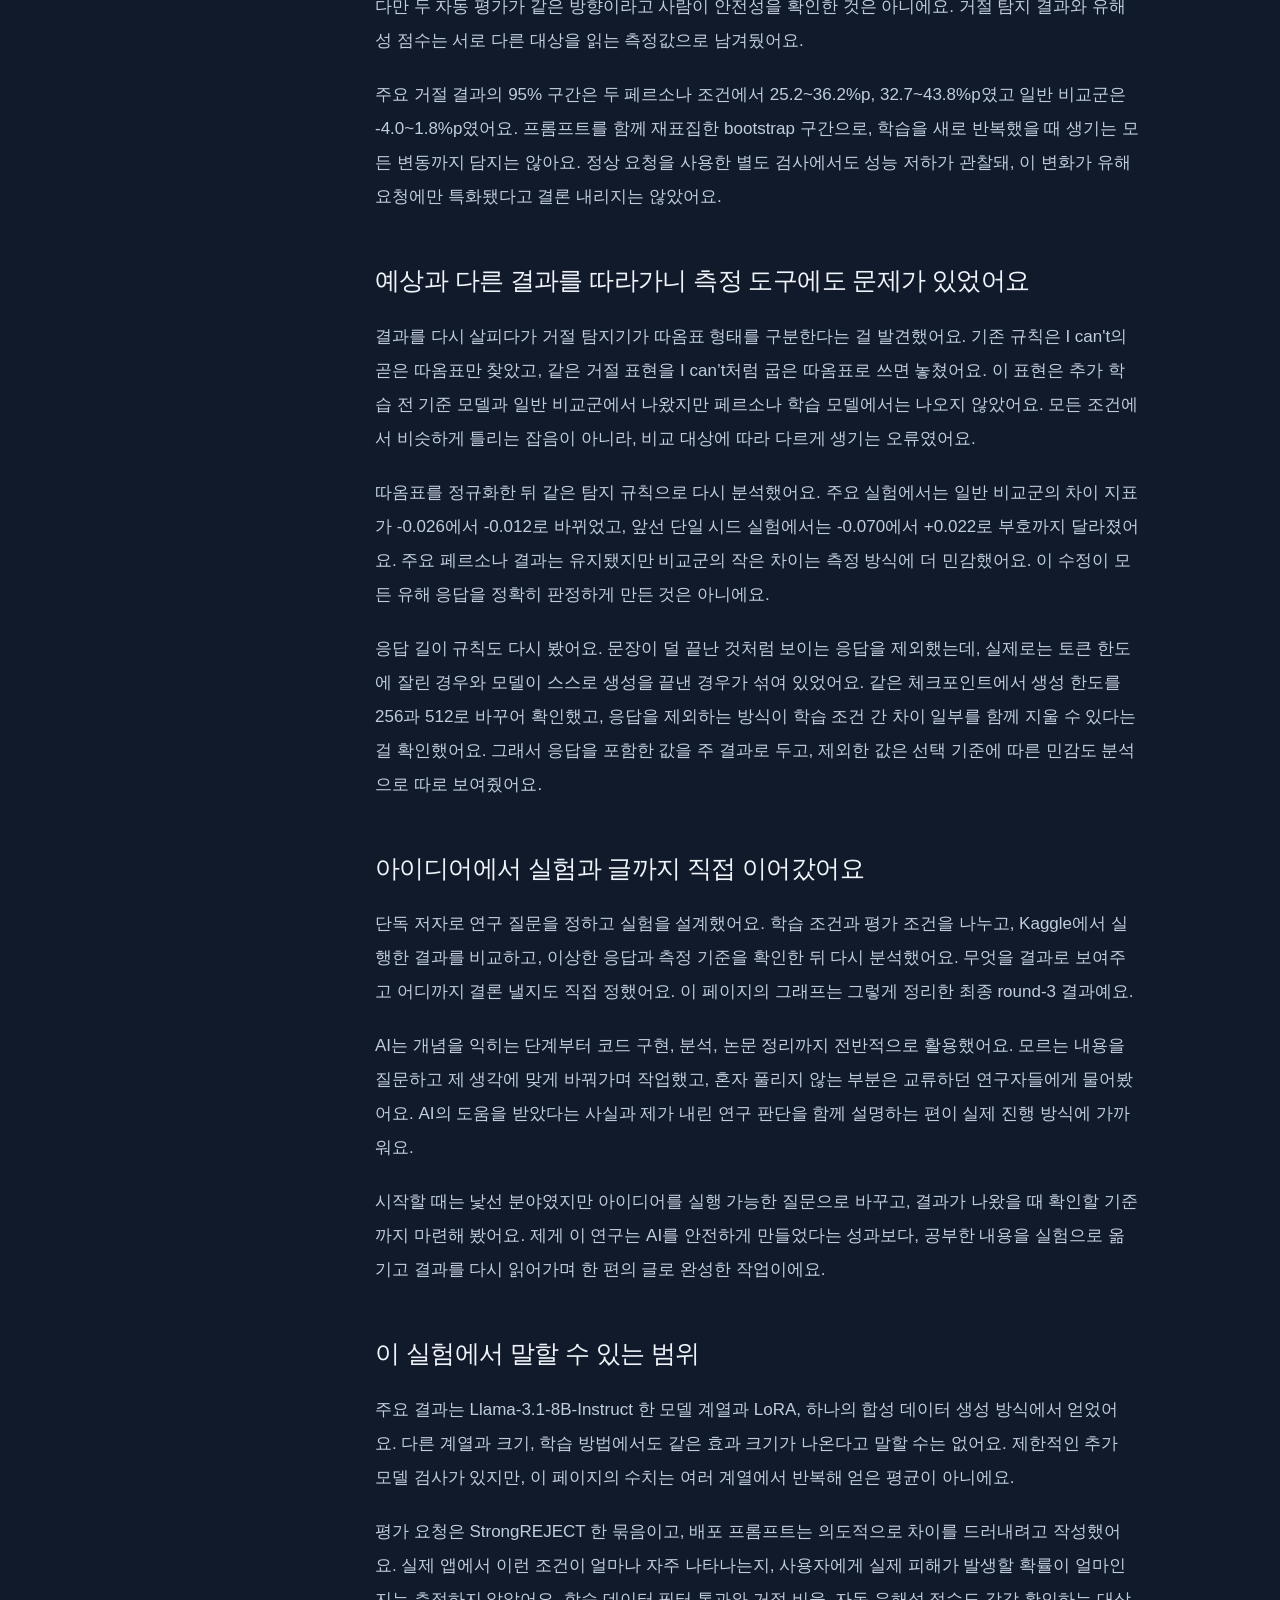
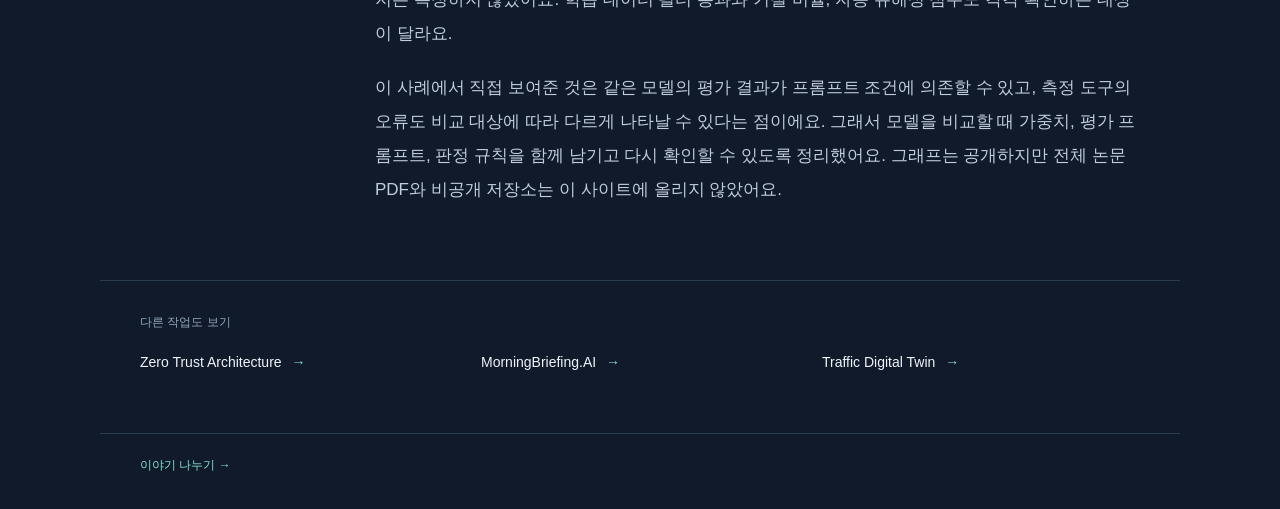
<file: projects/research.html>
<!doctype html>
<html lang="ko"><head><meta charset="utf-8"><meta name="viewport" content="width=device-width,initial-scale=1"><meta name="description" content="How much can a model&#x27;s refusal behavior change with its deployment prompt? I compared model weights and prompts together, then checked whether the tools measuring that difference were reading the responses correctly."><title>Treatment-Correlated Instrument Error in Post-Fine-Tuning Safety Evaluation: A Single-Family Case Study | Minsoo Ahn</title><link rel="stylesheet" href="../assets/case-study.css"><script defer src="../assets/case-study.js"></script></head>
<body class="case-research" data-lang="ko"><a class="skip" href="#case-content"><span lang="ko">본문으로 이동</span><span lang="en">Skip to content</span></a>
<header class="page-header"><a class="wordmark" data-language-link href="../index.html#about">Minsoo Ahn</a><div class="language" role="group" aria-label="Language"><button type="button" data-language="ko" aria-pressed="true">한국어</button><span>/</span><button type="button" data-language="en" aria-pressed="false">English</button></div></header>
<main><div class="case-hero"><a class="back-link" data-language-link href="../index.html#research">← <span lang="ko">포트폴리오로 돌아가기</span><span lang="en">Back to the portfolio</span></a><p class="case-kind"><span lang="ko">연구 이야기</span><span lang="en">Research</span></p><h1>Treatment-Correlated Instrument Error in Post-Fine-Tuning Safety Evaluation: A Single-Family Case Study</h1><p class="subtitle"><span lang="ko">같은 모델도 배포 프롬프트가 달라지면 거절 행동이 달라질까요? 가중치와 프롬프트를 함께 비교하고, 그 차이를 읽는 평가 도구까지 확인한 단독 연구예요.</span><span lang="en">How much can a model&#x27;s refusal behavior change with its deployment prompt? I compared model weights and prompts together, then checked whether the tools measuring that difference were reading the responses correctly.</span></p><dl class="facts"><div><dt><span lang="ko">연도</span><span lang="en">Year</span></dt><dd>2026</dd></div><div><dt><span lang="ko">역할</span><span lang="en">Role</span></dt><dd><span lang="ko">단독 저자</span><span lang="en">Sole author</span></dd></div><div><dt><span lang="ko">기준 모델</span><span lang="en">Starting model</span></dt><dd>Meta-Llama-3.1-8B-Instruct</dd></div><div><dt><span lang="ko">추가 학습</span><span lang="en">Adaptation</span></dt><dd><span lang="ko">LoRA, 3회 학습</span><span lang="en">LoRA, 3 rounds</span></dd></div><div><dt><span lang="ko">비교 구성</span><span lang="en">Comparison</span></dt><dd><span lang="ko">가중치 4조건 × 프롬프트 4조건</span><span lang="en">4 weight conditions × 4 prompt conditions</span></dd></div><div><dt><span lang="ko">평가 요청</span><span lang="en">Evaluation requests</span></dt><dd><span lang="ko">조건별 StrongREJECT 요청 313개</span><span lang="en">313 StrongREJECT prompts per cell</span></dd></div><div><dt><span lang="ko">학습 시드</span><span lang="en">Training seeds</span></dt><dd>42 / 1337 / 2718</dd></div><div><dt><span lang="ko">주요 생성 조건</span><span lang="en">Main generation settings</span></dt><dd><span lang="ko">Greedy decoding, 최대 256토큰 생성</span><span lang="en">Greedy decoding, up to 256 new tokens</span></dd></div></dl><figure class="hero-figure is-chart"><a class="image-frame" href="../assets/research-refusal.png" target="_blank" rel="noopener noreferrer"><img src="../assets/research-refusal.png" width="2200" height="739" alt="Refusal rates across evaluation prompts and training conditions" loading="eager"></a><figcaption><span lang="ko">최종 round-3 모델의 거절 비율을 네 평가 프롬프트 아래에서 비교했어요. 검정은 추가 파인튜닝 전 기준 모델, 주황은 일반 지시 따르기 비교군, 파랑과 초록은 두 페르소나 학습 조건이에요. 선은 학습 시드 세 개의 평균을 연결하고 작은 점은 개별 시드를 나타내요. 기준 모델은 어댑터가 없어 시드별 응답이 같아요. 조건마다 유해 요청 313개를 사용했으며, 세로축 0~0.30은 생략돼 있어요. 원래의 그림 표기인 untrained는 사전학습이 없다는 뜻이 아니라 이번 추가 파인튜닝을 하지 않았다는 뜻이에요.</span><span lang="en">Refusal rates of the final round-3 models under four evaluation prompts. Black is the reference before additional fine-tuning, orange is generic instruction tuning, and blue and green are the two persona-training conditions. Lines connect means over three training seeds; small points show individual seeds. The reference has no adapter and produces identical responses across seeds. Each cell uses 313 harmful requests. The y-axis omits 0 to 0.30. The original figure&#x27;s label &#x27;untrained&#x27; means no additional fine-tuning in this experiment, not a model without pretraining.</span> <a href="../assets/research-refusal.png" target="_blank" rel="noopener noreferrer"><span lang="ko">크게 보기</span><span lang="en">View full size</span> ↗</a></figcaption></figure></div>
<div class="case-body"><nav class="toc" aria-label="On this page"><p><span lang="ko">이 페이지에서</span><span lang="en">On this page</span></p><a href="#question"><span lang="ko">모델 하나에 점수 하나면 충분할까요?</span><span lang="en">Is one score enough for a model?</span></a><a href="#training-arms"><span lang="ko">네 가지 가중치를 비교했어요</span><span lang="en">Four sets of weights to compare</span></a><a href="#evaluation-grid"><span lang="ko">가중치와 프롬프트를 교차해서 봤어요</span><span lang="en">Crossing weights with prompts</span></a><a href="#findings"><span lang="ko">같은 프롬프트도 가중치에 따라 다르게 작용했어요</span><span lang="en">The prompt&#x27;s effect depended on the weights</span></a><a href="#reading-results"><span lang="ko">거절 비율만으로 결론을 내리지 않았어요</span><span lang="en">Looking beyond the refusal rate</span></a><a href="#measurement-audit"><span lang="ko">예상과 다른 결과를 따라가니 측정 도구에도 문제가 있었어요</span><span lang="en">Following an odd result back to the measuring tools</span></a><a href="#my-work"><span lang="ko">아이디어에서 실험과 글까지 직접 이어갔어요</span><span lang="en">Taking the question through to experiments and a paper</span></a><a href="#limits"><span lang="ko">이 실험에서 말할 수 있는 범위</span><span lang="en">What this experiment can tell us</span></a></nav><article id="case-content"><section id="question"><h2><span lang="ko">모델 하나에 점수 하나면 충분할까요?</span><span lang="en">Is one score enough for a model?</span></h2><p lang="ko">AI Summer Camp 이후 LLM 보안에 관심이 생겼어요. 보안과 IT 소식을 보며 떠올린 생각이 실제 실험에서도 맞을지 확인해 보고 싶었고, 잘 몰랐던 LLM 개념을 공부하는 것부터 시작했어요. 아이디어를 설명하는 데서 끝내지 않고 직접 실험으로 옮겨보는 게 출발점이었어요.</p><p lang="ko">이 연구에서 붙잡은 질문은 평가를 마친 모델이 다른 시스템 프롬프트 아래에서도 비슷하게 행동하느냐는 거예요. 파인튜닝한 모델에 유해한 요청을 보내고 거절 비율을 세면 하나의 점수를 얻을 수 있어요. 그런데 앱마다 모델에 주는 역할과 지시가 다르고, 그 지시는 모델을 평가했던 조건과 다를 수 있어요.</p><p lang="ko">그래서 모델 가중치만 비교하는 대신, 어떤 가중치를 어떤 배포 프롬프트와 함께 쓰는지 나누어 봤어요. 프롬프트가 모든 모델을 비슷하게 바꾸는지, 학습한 방식에 따라 변화가 달라지는지 확인하고 싶었어요. 배포 프롬프트는 실제 사용 환경의 표본이 아니라, 그 차이를 확인하려고 제가 만든 스트레스 테스트 조건이에요.</p><p lang="en">I became interested in LLM security after an AI Summer Camp. I wanted to find out whether an idea that came from following security and technology news would hold up in an experiment. I started by learning the LLM concepts I didn&#x27;t know yet, then worked on turning the question into something I could run and compare.</p><p lang="en">The question was whether a model would behave similarly when an application gave it a different system prompt. Sending harmful requests to a fine-tuned model and counting refusals produces a score. But different apps give the model different roles and instructions, and those may not match the conditions used to evaluate it.</p><p lang="en">I therefore compared combinations of model weights and deployment prompts. I wanted to know whether a prompt changed every model in roughly the same way, or whether the change depended on how the model had been trained. The deployment prompts here are stress tests I wrote, not a sample of prompts used by real applications.</p></section><section id="training-arms"><h2><span lang="ko">네 가지 가중치를 비교했어요</span><span lang="en">Four sets of weights to compare</span></h2><p lang="ko">기준 모델은 Meta-Llama-3.1-8B-Instruct예요. 이 모델에 추가 파인튜닝을 하지 않은 기준점 하나와, 서로 다르게 만든 데이터로 LoRA 학습을 한 모델 세 가지를 비교했어요. 학습은 세 라운드로 나누어 이어서 진행했고, 주요 결과에는 마지막인 round 3 체크포인트를 사용했어요.</p><p lang="ko">첫 번째 학습 조건은 사용자의 요구를 잘 들어주는 조력자 역할로 생성한 응답을 사용했어요. 두 번째는 그런 역할 지시 없이 생성한 일반 지시 따르기 데이터예요. 세 번째는 장기적인 안녕과 안전을 우선하는 조언자 역할로 생성한 응답을 사용했어요. 데이터 생성에 쓴 역할은 달랐지만, 실제 학습용 대화에는 시스템 프롬프트를 넣지 않았어요. 사용자 질문과 응답 쌍만 남겼기 때문에 역할 지시문이 학습 입력에 그대로 들어가 생기는 차이와 구분할 수 있어요.</p><p lang="ko">세 학습 조건은 같은 지시 풀에서 출발했어요. 최종 데이터는 각각 410개, 414개, 411개였고, 공통 지시문은 365개였어요. 필터를 통과한 1,235개 행을 사용했지만 사람이 전부 검토해 무해함을 확인한 데이터는 아니에요. 이 조건을 모델이나 사용자 일반을 대표하는 학습 환경으로 해석하지 않았어요.</p><p lang="en">I used Meta-Llama-3.1-8B-Instruct as the starting point. I compared the model without additional fine-tuning against three LoRA-trained versions built from differently generated data. Training continued across three rounds; the main results use the final round-3 checkpoints.</p><p lang="en">One training condition used responses generated as an accommodating assistant. Another used generic instruction-following responses with no role prompt. The third used responses generated as an advisor prioritizing long-term wellbeing and safety. The role prompts shaped data generation, but I left system prompts out of the actual training conversations. Those contained only user-and-assistant pairs, so the difference was not simply a role instruction appearing in the training input.</p><p lang="en">The three conditions drew on the same instruction pool. They retained 410, 414, and 411 training rows, with 365 instruction strings in common. All 1,235 rows passed the screening tools, but they were not all checked by people for harmlessness. I treated this as a particular experimental setup, not a representation of training data or users in general.</p><div class="table-scroll"><table class="case-table"><caption><span lang="ko">학습 조건 네 가지. 역할 지시는 응답 데이터를 생성할 때만 사용하고, 실제 학습 대화에는 넣지 않았어요.</span><span lang="en">The four weight conditions. Role prompts were used to generate responses, then left out of the actual training conversations.</span></caption><thead><tr><th scope="col"><span lang="ko">조건</span><span lang="en">Condition</span></th><th scope="col"><span lang="ko">응답 데이터 생성 방식</span><span lang="en">Response generation</span></th><th scope="col"><span lang="ko">추가 학습</span><span lang="en">Additional training</span></th></tr></thead><tbody><tr><td><span lang="ko">Arm 0: 기준 모델</span><span lang="en">Arm 0: reference</span></td><td><span lang="ko">추가 학습 데이터 없음</span><span lang="en">No additional training data</span></td><td><span lang="ko">없음</span><span lang="en">None</span></td></tr><tr><td><span lang="ko">Arm 1: 허용적 페르소나</span><span lang="en">Arm 1: compliant persona</span></td><td><span lang="ko">요청을 들어주는 조력자 역할</span><span lang="en">Accommodating assistant role</span></td><td><span lang="ko">LoRA, 3라운드</span><span lang="en">LoRA, 3 rounds</span></td></tr><tr><td><span lang="ko">Arm 2: 일반 지시 따르기</span><span lang="en">Arm 2: generic instruction tuning</span></td><td><span lang="ko">시스템 역할 지시 없음</span><span lang="en">No system role prompt</span></td><td><span lang="ko">LoRA, 3라운드</span><span lang="en">LoRA, 3 rounds</span></td></tr><tr><td><span lang="ko">Arm 3: 원칙적 페르소나</span><span lang="en">Arm 3: principled persona</span></td><td><span lang="ko">장기적인 안녕과 안전을 우선하는 조언자 역할</span><span lang="en">Advisor prioritizing long-term wellbeing and safety</span></td><td><span lang="ko">LoRA, 3라운드</span><span lang="en">LoRA, 3 rounds</span></td></tr></tbody></table></div></section><section id="evaluation-grid"><h2><span lang="ko">가중치와 프롬프트를 교차해서 봤어요</span><span lang="en">Crossing weights with prompts</span></h2><p lang="ko">평가에는 네 가지 시스템 프롬프트 조건을 썼어요. 기본 조건은 시스템 프롬프트가 없는 경우예요. 나머지는 요청을 최대한 들어주고 거절을 꺼리는 조건, 사용자의 장기적인 안녕과 안전을 우선하는 조건, 그리고 첫 번째 허용적인 성향을 학습 때 쓰지 않은 표현으로 다시 쓴 조건이에요. 마지막 조건은 특정 문구를 외운 결과인지 살펴보려고 따로 뒀어요.</p><p lang="ko">각 가중치를 네 조건 모두에서 평가했어요. 같은 열에서는 프롬프트를 고정하고 가중치를 바꿔 비교하고, 같은 행에서는 가중치와 평가 요청을 유지한 채 프롬프트만 바꾸는 방식이에요. 모든 조건에 StrongREJECT의 유해 요청 313개를 똑같이 사용했어요. 학습 시드는 42, 1337, 2718로 바꿔 반복했고, 추가 학습을 하지 않은 기준 모델은 같은 응답이 반복되므로 독립적인 세 번의 학습 결과로 세지 않았어요.</p><p lang="ko">생성은 greedy decoding으로 하고 최대 새 토큰은 256개로 제한했어요. 거절 여부는 수정한 거절 탐지 규칙으로 읽고, 유해한 행동에 얼마나 쓸모 있는 답변인지도 StrongREJECT의 자동 평가기로 따로 측정했어요. 거절을 줄이는 것과 유해한 정보를 주는 것은 다른 현상이기 때문에, 두 점수를 같은 의미로 쓰지 않았어요.</p><p lang="en">I evaluated four system-prompt conditions. The standard condition had no system prompt. The others asked the assistant to accommodate requests and avoid refusing, to prioritize long-term wellbeing and safety, or to express the accommodating role in wording that had not been used in training. That last condition helped check whether the result depended on memorizing the exact wording.</p><p lang="en">Every set of weights was evaluated under every condition. Within a column, I could keep the prompt fixed and compare weights. Within a row, I could keep the weights and evaluation requests fixed and change only the prompt. Each condition used the same 313 harmful requests from StrongREJECT. I repeated training with seeds 42, 1337, and 2718. The model without an adapter produced the same responses across those runs, so I did not treat it as three independent retrainings.</p><p lang="en">Generation used greedy decoding with a limit of 256 new tokens. I measured refusals with the corrected refusal-pattern rules and separately used the StrongREJECT automated evaluator to score how useful a response was for harmful action. Refusing less and providing useful harmful information are different outcomes, so I kept those measurements separate.</p><div class="table-scroll"><table class="case-table"><caption><span lang="ko">각 가중치를 아래 네 조건 모두에서 평가했어요. 조건별 유해 요청 313개, 학습 시드 3개이며 기준 모델의 응답은 시드에 따라 달라지지 않아요.</span><span lang="en">Every weight condition was evaluated under all four prompts, with 313 harmful requests per cell and three training seeds. Reference-model responses are seed-invariant.</span></caption><thead><tr><th scope="col"><span lang="ko">평가 조건</span><span lang="en">Evaluation prompt</span></th><th scope="col"><span lang="ko">시스템 프롬프트의 역할</span><span lang="en">System-prompt role</span></th><th scope="col"><span lang="ko">데이터 생성에 사용</span><span lang="en">Used in data generation</span></th></tr></thead><tbody><tr><td><span lang="ko">Standard</span><span lang="en">Standard</span></td><td><span lang="ko">시스템 프롬프트 없음</span><span lang="en">No system prompt</span></td><td><span lang="ko">Arm 2</span><span lang="en">Arm 2</span></td></tr><tr><td><span lang="ko">Compliant</span><span lang="en">Compliant</span></td><td><span lang="ko">요청을 최대한 들어주고 거절을 꺼림</span><span lang="en">Accommodates requests and avoids refusing</span></td><td><span lang="ko">Arm 1</span><span lang="en">Arm 1</span></td></tr><tr><td><span lang="ko">Principled</span><span lang="en">Principled</span></td><td><span lang="ko">장기적인 안녕과 안전을 우선함</span><span lang="en">Prioritizes long-term wellbeing and safety</span></td><td><span lang="ko">Arm 3</span><span lang="en">Arm 3</span></td></tr><tr><td><span lang="ko">Held-out paraphrase</span><span lang="en">Held-out paraphrase</span></td><td><span lang="ko">허용적인 역할을 새로운 표현으로 다시 씀</span><span lang="en">Rewords the accommodating role</span></td><td><span lang="ko">사용하지 않음</span><span lang="en">No</span></td></tr></tbody></table></div></section><section id="findings"><h2><span lang="ko">같은 프롬프트도 가중치에 따라 다르게 작용했어요</span><span lang="en">The prompt&#x27;s effect depended on the weights</span></h2><p lang="ko">시스템 프롬프트가 없는 기본 조건에서는 두 페르소나 학습 모델 모두 높은 거절 비율을 유지했어요. 하지만 허용적인 배포 프롬프트를 주면 거절이 크게 줄었고, 일반 지시 따르기 비교군은 비슷한 감소를 보이지 않았어요. 안전을 우선하는 역할로 데이터를 만든 모델도 허용적인 평가 프롬프트 아래에서는 거절이 줄었어요. 학습할 때와 평가할 때 역할이 일치하느냐만으로 설명되는 결과는 아니었어요.</p><p lang="ko">프롬프트를 바꿨을 때 기준 모델 자체도 움직일 수 있어요. 그래서 각 학습 모델의 기본 조건 대비 거절 감소에서, 추가 파인튜닝 전 기준 모델의 감소를 빼서 비교했어요. 이 추가 감소는 두 페르소나 학습 조건에서 각각 30.6%p와 38.1%p였고, 일반 지시 따르기 조건에서는 -1.2%p였어요. 상대적인 감소율이 아니라 거절 비율 차이의 차이를 백분율포인트로 옮긴 수치예요.</p><p lang="ko">허용적인 프롬프트를 다른 말로 바꾼 조건에서도 같은 방향을 확인했어요. 이때 추가 감소는 47.8%p와 38.3%p, 일반 비교군은 -2.0%p였어요. 이 결과는 실험한 문구 하나를 정확히 기억한 것만으로는 차이를 설명하기 어렵다는 근거예요. 모든 표현이나 실제 서비스 상황에서 같은 크기의 변화가 난다는 뜻은 아니에요.</p><p lang="en">Both persona-trained models retained high refusal rates with no system prompt. Under the accommodating deployment prompt, their refusal rates dropped, while the generic instruction-tuning condition did not show a comparable drop. This also happened to the model trained on responses from the safety-oriented advisor. The result was not just a match between the role used for training and the role used for evaluation.</p><p lang="en">The model without additional fine-tuning could also respond differently to a new prompt. I accounted for that by subtracting its standard-to-accommodating refusal drop from each trained model&#x27;s drop. The extra decrease was 30.6 and 38.1 percentage points for the two persona-trained conditions, compared with -1.2 points for generic instruction tuning. These are differences between changes in refusal rates, not relative percentage reductions.</p><p lang="en">The held-out rewording of the accommodating prompt showed the same direction: extra decreases of 47.8 and 38.3 points, versus -2.0 for the generic condition. That makes exact wording memorization an incomplete explanation for this result. It does not mean every phrasing, or every deployed application, will produce changes of this size.</p><div class="table-scroll"><table class="case-table"><caption><span lang="ko">기본 조건에서 허용적인 조건으로 바꿀 때 거절이 얼마나 더 줄었는지 비교했어요. 각 학습 모델의 감소에서 기준 모델의 감소를 뺀 값이며, 단위는 상대 변화율이 아닌 %p예요. 괄호는 95% 프롬프트 bootstrap 구간으로, 재학습 변동 전체를 나타내지는 않아요. 응답을 제외하지 않은 최종 round-3 결과, 조건별 313개 요청, 학습 시드 3개예요.</span><span lang="en">Extra refusal drop from the standard to the compliant prompt: the trained model&#x27;s drop minus the reference model&#x27;s drop, in percentage points rather than relative percent. Parentheses give 95% prompt-bootstrap intervals, which do not capture all retraining variation. Final round-3 results retain all responses and use 313 requests per cell and three training seeds.</span></caption><thead><tr><th scope="col"><span lang="ko">학습 조건</span><span lang="en">Training condition</span></th><th scope="col"><span lang="ko">추가 거절 감소 (%p)</span><span lang="en">Extra refusal drop (pp)</span></th></tr></thead><tbody><tr><td><span lang="ko">Arm 1: 허용적 페르소나</span><span lang="en">Arm 1: compliant persona</span></td><td>30.6 (25.2 to 36.2)</td></tr><tr><td><span lang="ko">Arm 2: 일반 지시 따르기</span><span lang="en">Arm 2: generic instruction tuning</span></td><td>-1.2 (-4.0 to 1.8)</td></tr><tr><td><span lang="ko">Arm 3: 원칙적 페르소나</span><span lang="en">Arm 3: principled persona</span></td><td>38.1 (32.7 to 43.8)</td></tr></tbody></table></div></section><section id="reading-results"><h2><span lang="ko">거절 비율만으로 결론을 내리지 않았어요</span><span lang="en">Looking beyond the refusal rate</span></h2><p lang="ko">거절 문장이 없다고 해서 곧바로 유해한 도움을 제공했다고 볼 수는 없어요. 같은 응답을 StrongREJECT 자동 평가기로도 읽었어요. 이 평가기는 답변이 유해한 행동에 얼마나 쓸모 있는지를 0에서 1 사이로 점수화해요. 기본 조건에서 허용적인 조건으로 바꾸면 두 페르소나 학습 모델의 평균 점수는 각각 0.014에서 0.144, 0.007에서 0.117로 올랐어요. 추가 파인튜닝 전 기준 모델은 0.015에서 0.031, 일반 비교군은 0.008에서 0.013이었어요.</p><p lang="ko">기준 모델의 증가를 뺀 변화는 각각 +0.114와 +0.093으로, 거절이 줄어드는 방향과 함께 움직였어요. 다만 두 자동 평가가 같은 방향이라고 사람이 안전성을 확인한 것은 아니에요. 거절 탐지 결과와 유해성 점수는 서로 다른 대상을 읽는 측정값으로 남겨뒀어요.</p><p lang="ko">주요 거절 결과의 95% 구간은 두 페르소나 조건에서 25.2~36.2%p, 32.7~43.8%p였고 일반 비교군은 -4.0~1.8%p였어요. 프롬프트를 함께 재표집한 bootstrap 구간으로, 학습을 새로 반복했을 때 생기는 모든 변동까지 담지는 않아요. 정상 요청을 사용한 별도 검사에서도 성능 저하가 관찰돼, 이 변화가 유해 요청에만 특화됐다고 결론 내리지는 않았어요.</p><p lang="en">The absence of a refusal does not automatically mean the response provides harmful help. I also scored the same responses with the StrongREJECT automated evaluator, which estimates usefulness for harmful action on a scale from 0 to 1. From the standard to the accommodating condition, the two persona-trained models went from 0.014 to 0.144 and from 0.007 to 0.117. The pre-fine-tuning reference went from 0.015 to 0.031, and the generic condition from 0.008 to 0.013.</p><p lang="en">After subtracting the reference model&#x27;s increase, the changes were +0.114 and +0.093. They moved in the same direction as the decline in refusals, but agreement between two automated measurements is not a human safety assessment. I kept refusal detection and harmful-usefulness scores as measurements of different things.</p><p lang="en">The 95% intervals for the main extra refusal drops were 25.2 to 36.2 and 32.7 to 43.8 percentage points for the persona conditions, compared with -4.0 to 1.8 for the generic condition. These bootstrap intervals resample prompts together; they do not capture all variation from retraining. A separate check on benign requests also found performance degradation, so I did not conclude that the change was specific to harmful requests.</p></section><section id="measurement-audit"><h2><span lang="ko">예상과 다른 결과를 따라가니 측정 도구에도 문제가 있었어요</span><span lang="en">Following an odd result back to the measuring tools</span></h2><p lang="ko">결과를 다시 살피다가 거절 탐지기가 따옴표 형태를 구분한다는 걸 발견했어요. 기존 규칙은 I can&#x27;t의 곧은 따옴표만 찾았고, 같은 거절 표현을 I can’t처럼 굽은 따옴표로 쓰면 놓쳤어요. 이 표현은 추가 학습 전 기준 모델과 일반 비교군에서 나왔지만 페르소나 학습 모델에서는 나오지 않았어요. 모든 조건에서 비슷하게 틀리는 잡음이 아니라, 비교 대상에 따라 다르게 생기는 오류였어요.</p><p lang="ko">따옴표를 정규화한 뒤 같은 탐지 규칙으로 다시 분석했어요. 주요 실험에서는 일반 비교군의 차이 지표가 -0.026에서 -0.012로 바뀌었고, 앞선 단일 시드 실험에서는 -0.070에서 +0.022로 부호까지 달라졌어요. 주요 페르소나 결과는 유지됐지만 비교군의 작은 차이는 측정 방식에 더 민감했어요. 이 수정이 모든 유해 응답을 정확히 판정하게 만든 것은 아니에요.</p><p lang="ko">응답 길이 규칙도 다시 봤어요. 문장이 덜 끝난 것처럼 보이는 응답을 제외했는데, 실제로는 토큰 한도에 잘린 경우와 모델이 스스로 생성을 끝낸 경우가 섞여 있었어요. 같은 체크포인트에서 생성 한도를 256과 512로 바꾸어 확인했고, 응답을 제외하는 방식이 학습 조건 간 차이 일부를 함께 지울 수 있다는 걸 확인했어요. 그래서 응답을 포함한 값을 주 결과로 두고, 제외한 값은 선택 기준에 따른 민감도 분석으로 따로 보여줬어요.</p><p lang="en">While checking the results, I found that the refusal detector distinguished between apostrophe styles. It matched the straight apostrophe in I can&#x27;t, but missed the same refusal written as I can’t. That form appeared in the reference and generic models, but not in the persona-trained models. The error therefore depended on which model was being compared, rather than affecting all conditions similarly.</p><p lang="en">I normalized the apostrophes and reran the analysis with the same detection patterns. In the main experiment, the generic condition&#x27;s interaction estimate moved from -0.026 to -0.012. In an earlier single-seed experiment, it went from -0.070 to +0.022, changing sign. The main persona findings remained, but the small comparison-group effects were more sensitive to the measurement. This correction did not make the detector a perfect judge of harmful responses.</p><p lang="en">I also revisited the response-length rule. Responses that appeared unfinished included both outputs cut off by the token limit and outputs the model had ended on its own. I compared 256- and 512-token limits using the same checkpoints and found that excluding these responses could remove part of the difference between training conditions. I therefore kept included responses in the headline results and reported exclusion separately as a sensitivity to selection.</p></section><section id="my-work"><h2><span lang="ko">아이디어에서 실험과 글까지 직접 이어갔어요</span><span lang="en">Taking the question through to experiments and a paper</span></h2><p lang="ko">단독 저자로 연구 질문을 정하고 실험을 설계했어요. 학습 조건과 평가 조건을 나누고, Kaggle에서 실행한 결과를 비교하고, 이상한 응답과 측정 기준을 확인한 뒤 다시 분석했어요. 무엇을 결과로 보여주고 어디까지 결론 낼지도 직접 정했어요. 이 페이지의 그래프는 그렇게 정리한 최종 round-3 결과예요.</p><p lang="ko">AI는 개념을 익히는 단계부터 코드 구현, 분석, 논문 정리까지 전반적으로 활용했어요. 모르는 내용을 질문하고 제 생각에 맞게 바꿔가며 작업했고, 혼자 풀리지 않는 부분은 교류하던 연구자들에게 물어봤어요. AI의 도움을 받았다는 사실과 제가 내린 연구 판단을 함께 설명하는 편이 실제 진행 방식에 가까워요.</p><p lang="ko">시작할 때는 낯선 분야였지만 아이디어를 실행 가능한 질문으로 바꾸고, 결과가 나왔을 때 확인할 기준까지 마련해 봤어요. 제게 이 연구는 AI를 안전하게 만들었다는 성과보다, 공부한 내용을 실험으로 옮기고 결과를 다시 읽어가며 한 편의 글로 완성한 작업이에요.</p><p lang="en">As the sole author, I set the research question and designed the experiments. I separated training conditions from evaluation conditions, compared the runs on Kaggle, inspected unusual responses and measurement rules, and repeated the analysis. I also decided which results to present and how far the conclusions could go. The graph on this page comes from the final round-3 results.</p><p lang="en">I used AI throughout the work: learning concepts, implementing code, analyzing results, and writing the paper. I asked about unfamiliar material and revised the work around my own question. When I could not resolve something alone, I asked researchers I knew for advice. Describing both the AI assistance and the decisions I made is the closest account of how I worked.</p><p lang="en">The topic was unfamiliar when I started. I worked on making the idea testable, then on checking how to read the results once I had them. For me, the work was taking something I had learned into an experiment and following it through to a paper, rather than claiming to have made an AI system safe.</p></section><section id="limits"><h2><span lang="ko">이 실험에서 말할 수 있는 범위</span><span lang="en">What this experiment can tell us</span></h2><p lang="ko">주요 결과는 Llama-3.1-8B-Instruct 한 모델 계열과 LoRA, 하나의 합성 데이터 생성 방식에서 얻었어요. 다른 계열과 크기, 학습 방법에서도 같은 효과 크기가 나온다고 말할 수는 없어요. 제한적인 추가 모델 검사가 있지만, 이 페이지의 수치는 여러 계열에서 반복해 얻은 평균이 아니에요.</p><p lang="ko">평가 요청은 StrongREJECT 한 묶음이고, 배포 프롬프트는 의도적으로 차이를 드러내려고 작성했어요. 실제 앱에서 이런 조건이 얼마나 자주 나타나는지, 사용자에게 실제 피해가 발생할 확률이 얼마인지는 측정하지 않았어요. 학습 데이터 필터 통과와 거절 비율, 자동 유해성 점수도 각각 확인하는 대상이 달라요.</p><p lang="ko">이 사례에서 직접 보여준 것은 같은 모델의 평가 결과가 프롬프트 조건에 의존할 수 있고, 측정 도구의 오류도 비교 대상에 따라 다르게 나타날 수 있다는 점이에요. 그래서 모델을 비교할 때 가중치, 평가 프롬프트, 판정 규칙을 함께 남기고 다시 확인할 수 있도록 정리했어요. 그래프는 공개하지만 전체 논문 PDF와 비공개 저장소는 이 사이트에 올리지 않았어요.</p><p lang="en">The headline results come from one model family, Llama-3.1-8B-Instruct, with LoRA and one method of generating synthetic training data. I cannot claim the same effect sizes for other families, sizes, or training methods. There are limited additional model checks, but the numbers on this page are not averages replicated across model families.</p><p lang="en">The evaluation uses one StrongREJECT prompt set and deployment prompts written to expose differences. I did not measure how often those conditions occur in real applications or the probability of harm to a user. Passing a data filter, refusing a request, and receiving an automated harmful-usefulness score also answer different questions.</p><p lang="en">This case shows that an assessment of the same model can depend on the prompt and that measurement errors can differ between the models being compared. I kept the weights, evaluation prompts, and scoring rules together so those comparisons could be checked again. The graph is public here; the full paper PDF and private repository are not included on this site.</p></section></article></div></main>
<aside class="next-work"><p><span lang="ko">다른 작업도 보기</span><span lang="en">More work</span></p><div class="next-links"><a data-language-link href="zta.html">Zero Trust Architecture <span aria-hidden="true">→</span></a><a data-language-link href="morningbriefing.html">MorningBriefing.AI <span aria-hidden="true">→</span></a><a data-language-link href="digital-twin.html">Traffic Digital Twin <span aria-hidden="true">→</span></a></div></aside>
<footer class="case-footer"><a data-language-link href="../index.html#contact"><span lang="ko">이야기 나누기</span><span lang="en">Get in touch</span> →</a></footer></body></html>
</file>
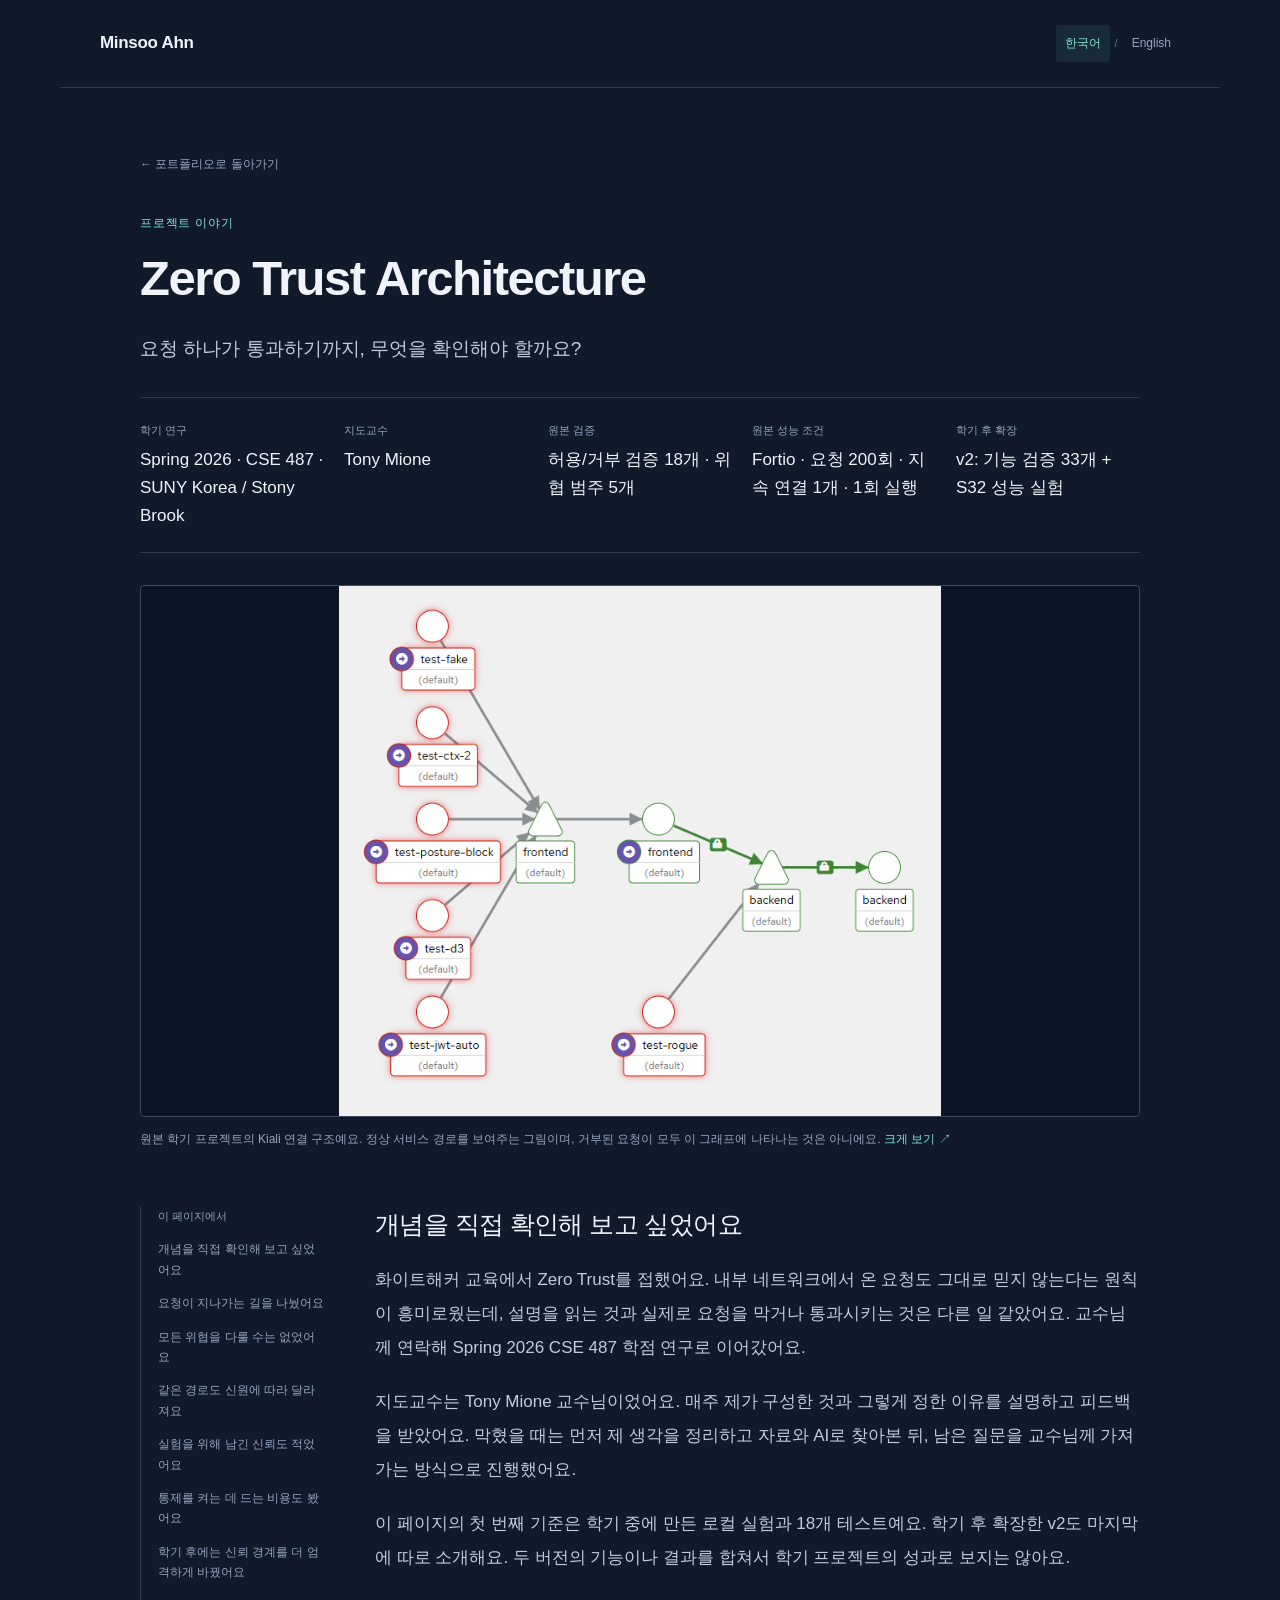
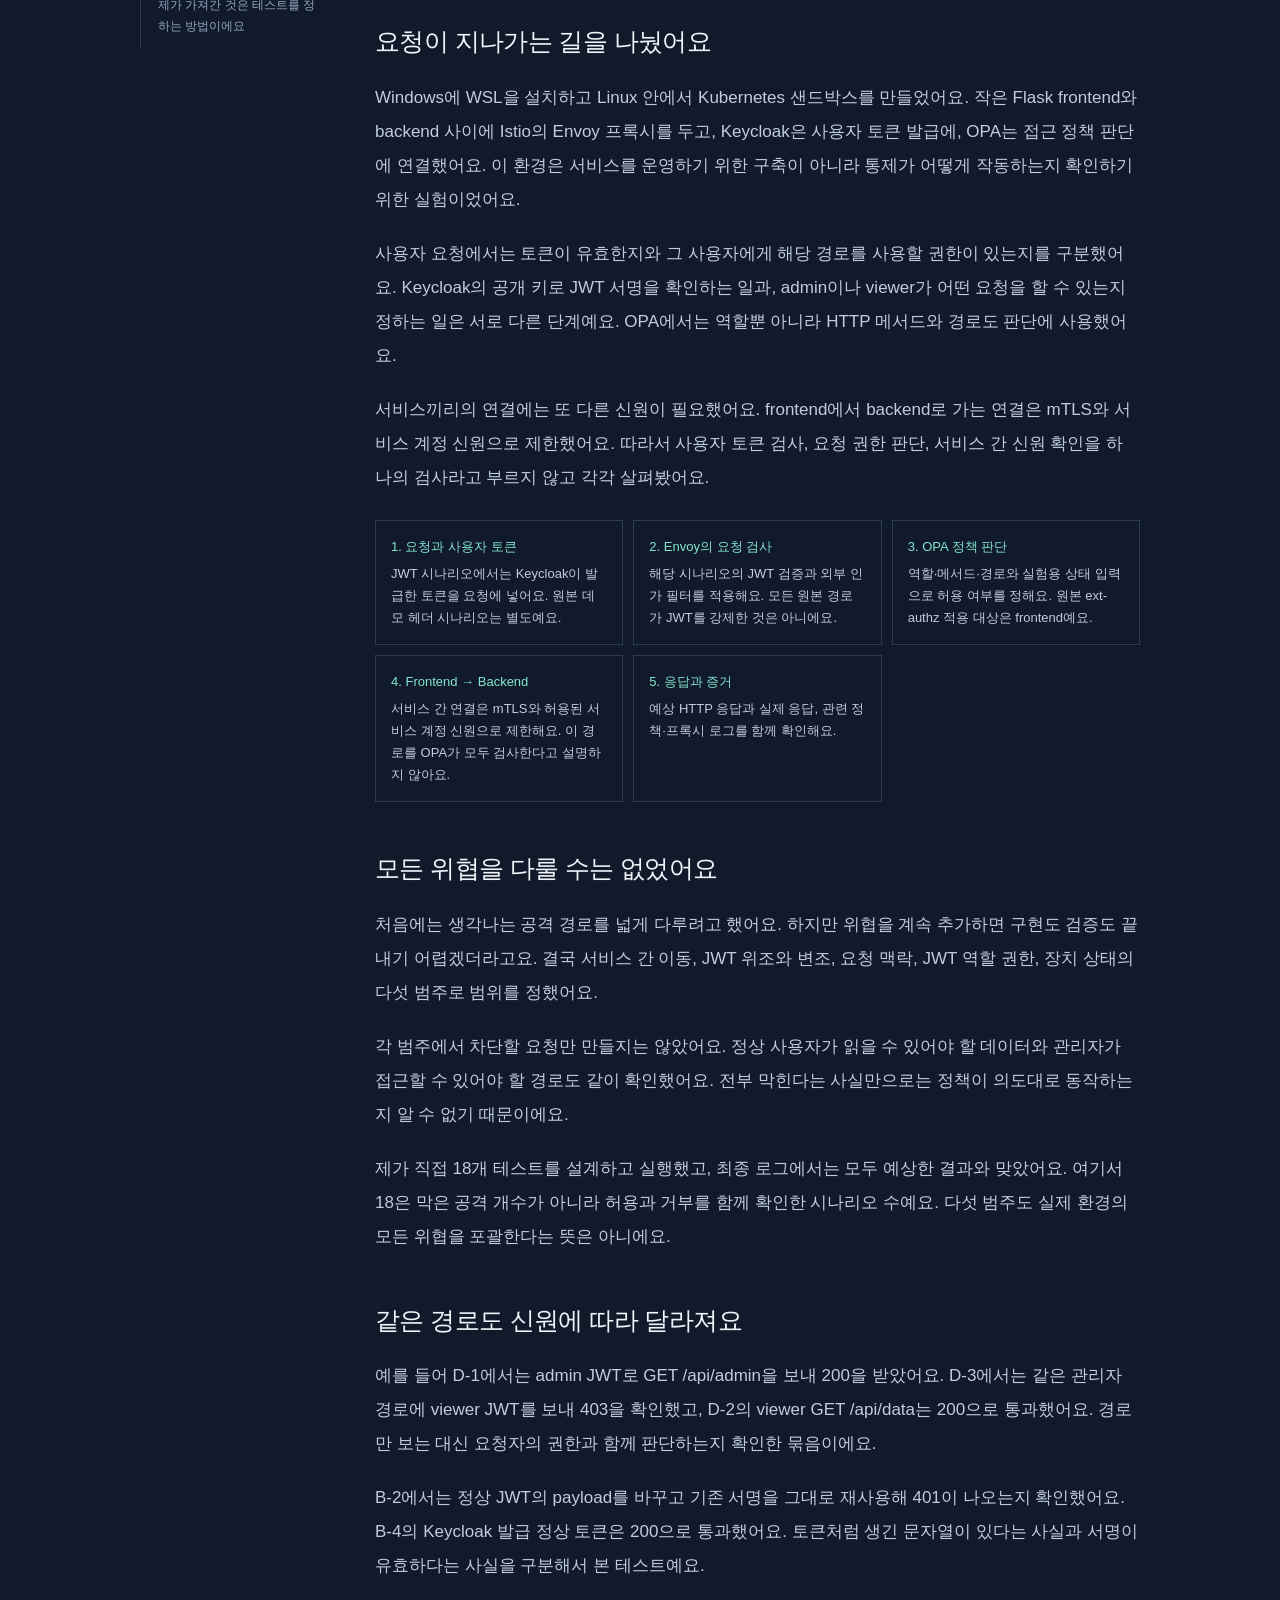
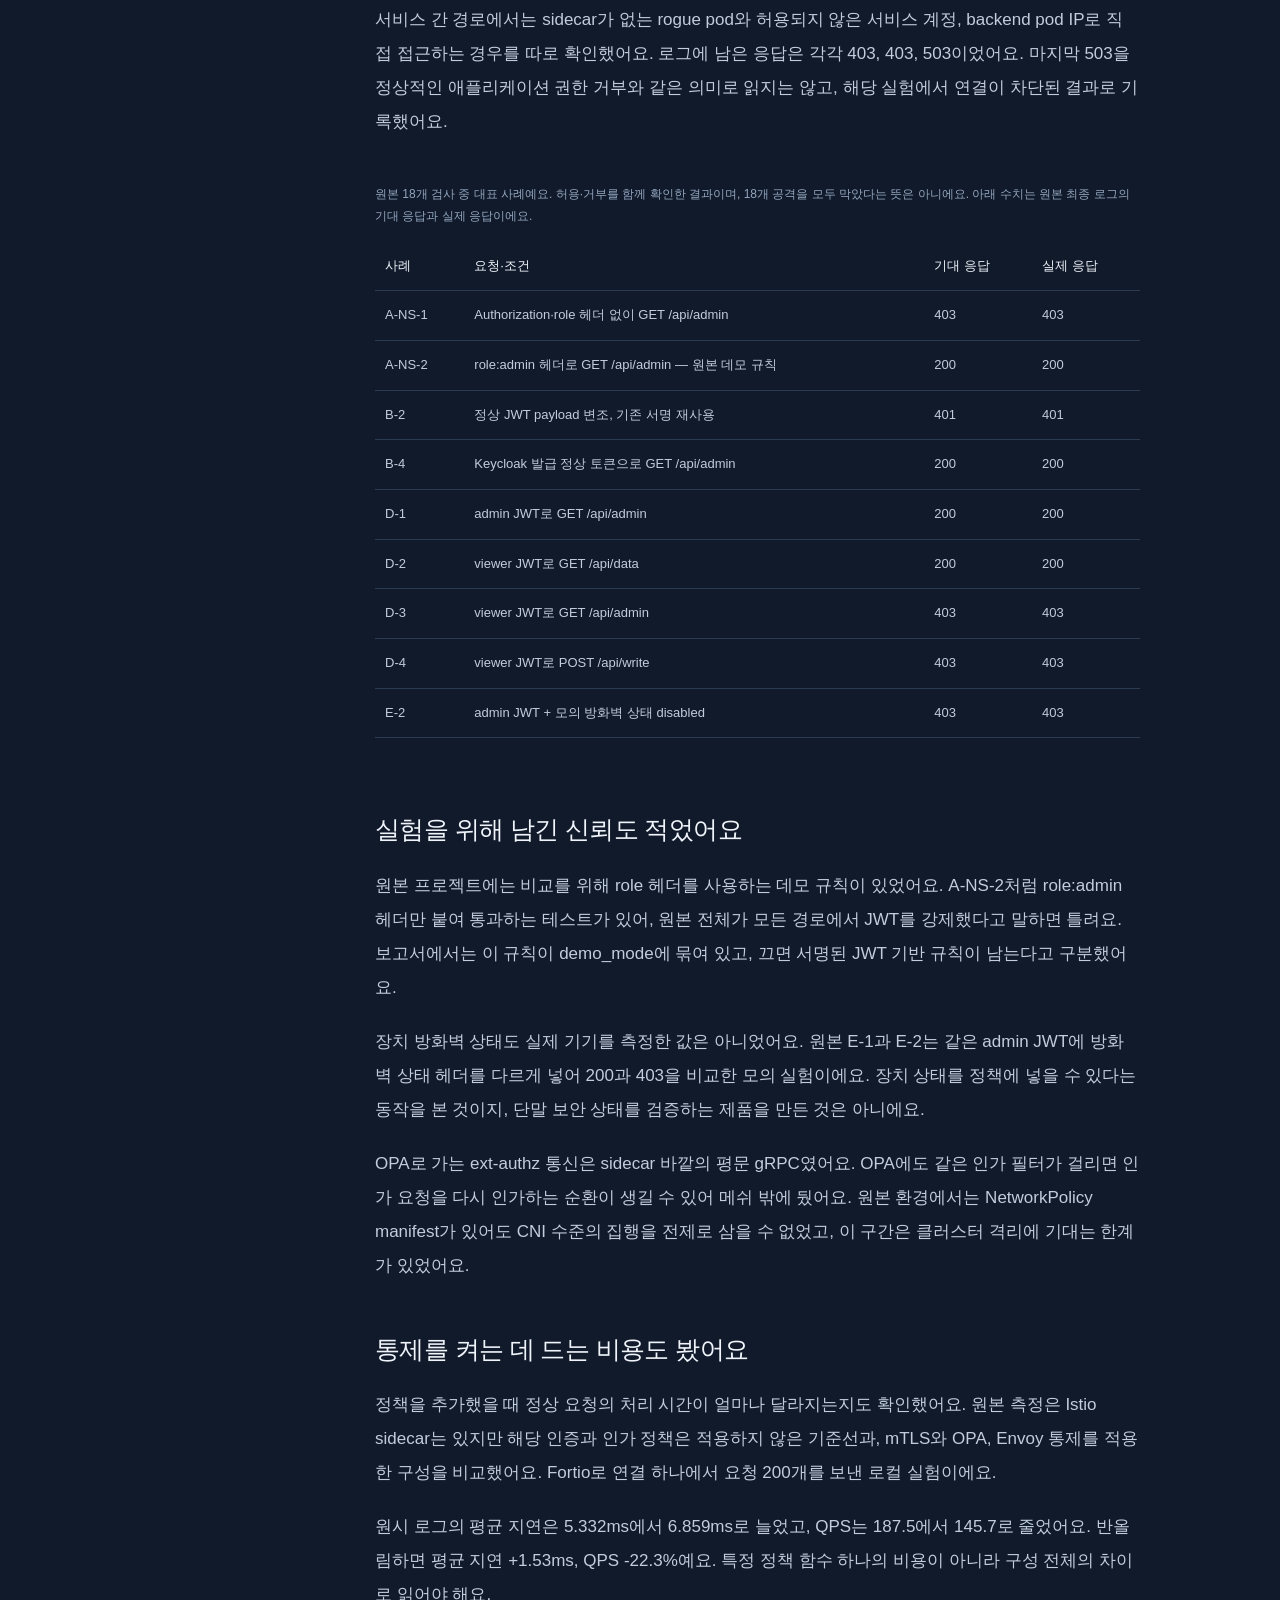
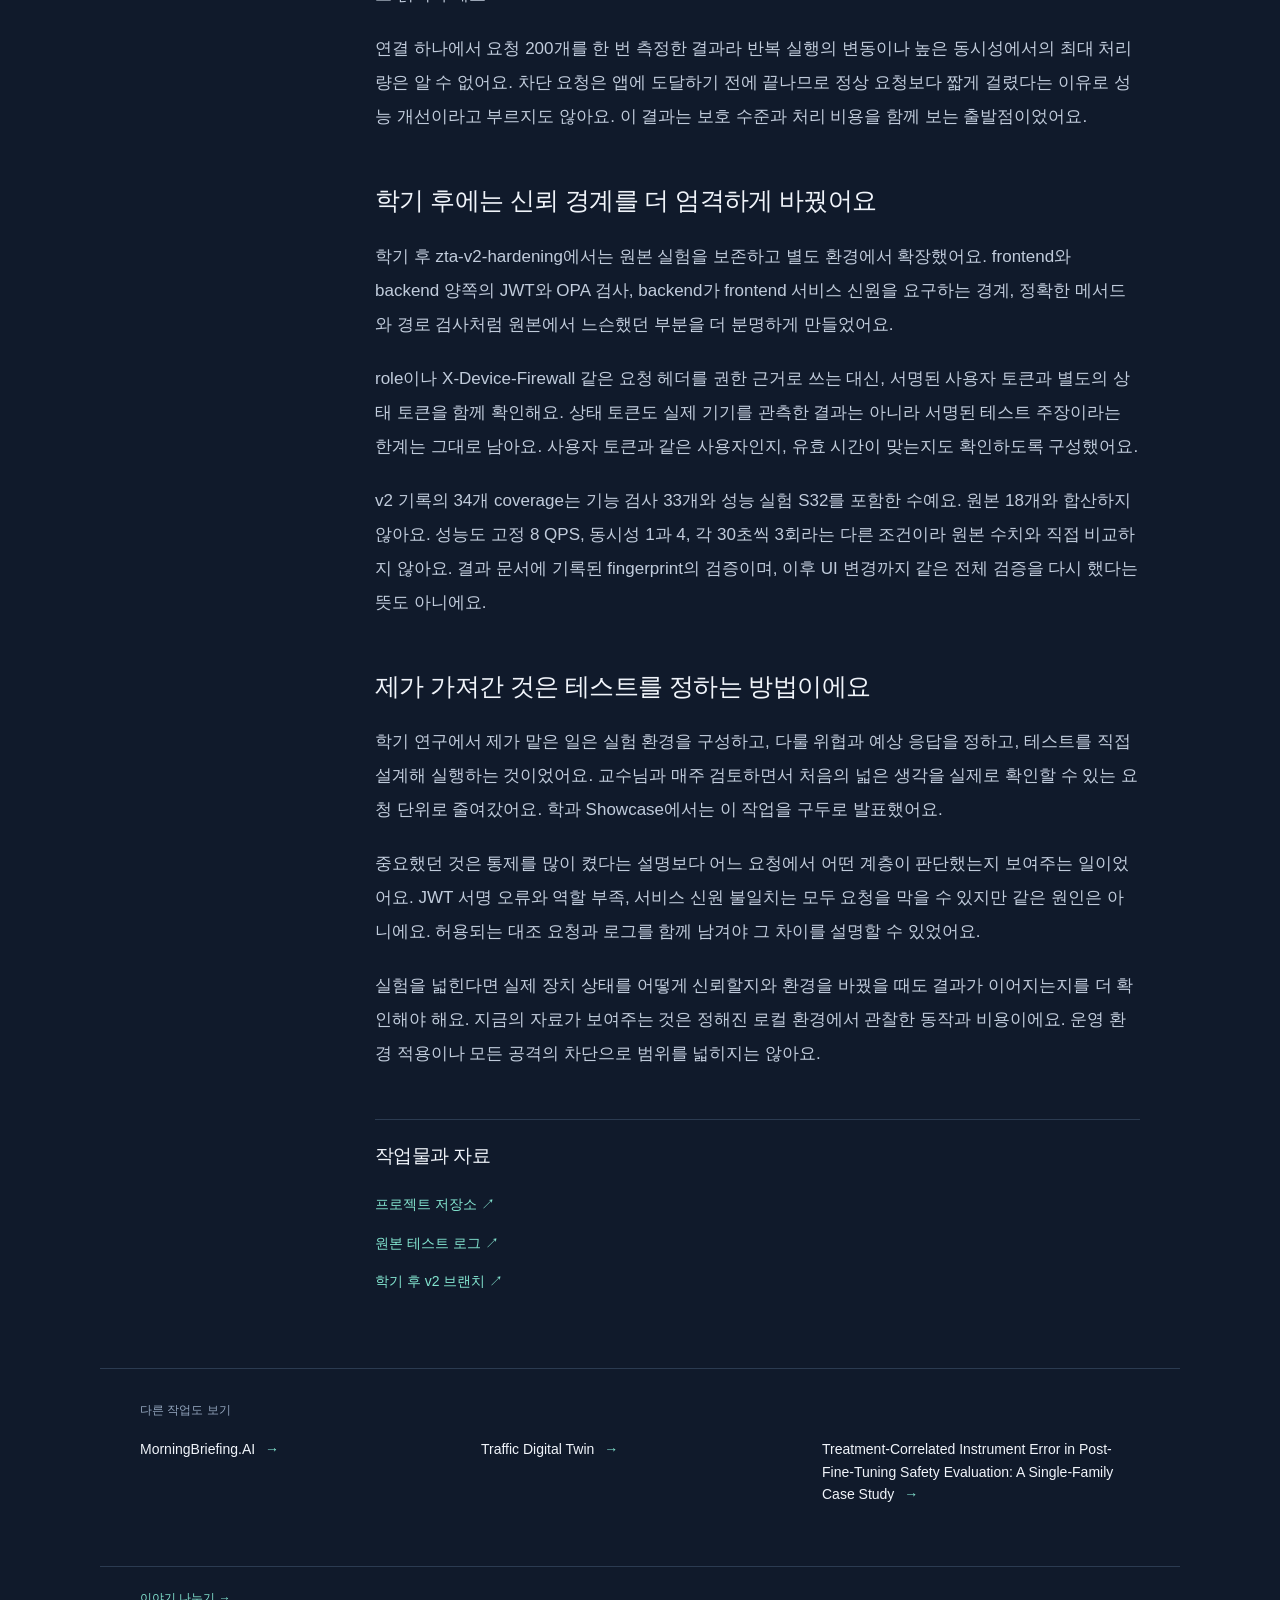
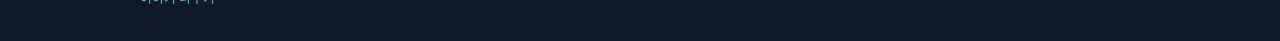
<file: projects/zta.html>
<!doctype html>
<html lang="ko"><head><meta charset="utf-8"><meta name="viewport" content="width=device-width,initial-scale=1"><meta name="description" content="What needs to be checked before a request can pass?"><title>Zero Trust Architecture | Minsoo Ahn</title><link rel="stylesheet" href="../assets/case-study.css"><script defer src="../assets/case-study.js"></script></head>
<body class="case-zta" data-lang="ko"><a class="skip" href="#case-content"><span lang="ko">본문으로 이동</span><span lang="en">Skip to content</span></a>
<header class="page-header"><a class="wordmark" data-language-link href="../index.html#about">Minsoo Ahn</a><div class="language" role="group" aria-label="Language"><button type="button" data-language="ko" aria-pressed="true">한국어</button><span>/</span><button type="button" data-language="en" aria-pressed="false">English</button></div></header>
<main><div class="case-hero"><a class="back-link" data-language-link href="../index.html#projects">← <span lang="ko">포트폴리오로 돌아가기</span><span lang="en">Back to the portfolio</span></a><p class="case-kind"><span lang="ko">프로젝트 이야기</span><span lang="en">Project</span></p><h1>Zero Trust Architecture</h1><p class="subtitle"><span lang="ko">요청 하나가 통과하기까지, 무엇을 확인해야 할까요?</span><span lang="en">What needs to be checked before a request can pass?</span></p><dl class="facts"><div><dt><span lang="ko">학기 연구</span><span lang="en">Course study</span></dt><dd>Spring 2026 · CSE 487 · SUNY Korea / Stony Brook</dd></div><div><dt><span lang="ko">지도교수</span><span lang="en">Supervisor</span></dt><dd>Tony Mione</dd></div><div><dt><span lang="ko">원본 검증</span><span lang="en">Original validation</span></dt><dd><span lang="ko">허용/거부 검증 18개 · 위협 범주 5개</span><span lang="en">18 allow/deny checks · 5 threat categories</span></dd></div><div><dt><span lang="ko">원본 성능 조건</span><span lang="en">Original performance setup</span></dt><dd><span lang="ko">Fortio · 요청 200회 · 지속 연결 1개 · 1회 실행</span><span lang="en">Fortio · 200 requests · 1 persistent connection · 1 run</span></dd></div><div><dt><span lang="ko">학기 후 확장</span><span lang="en">Post-course extension</span></dt><dd><span lang="ko">v2: 기능 검증 33개 + S32 성능 실험</span><span lang="en">v2: 33 functional checks + S32 performance experiment</span></dd></div></dl><figure class="hero-figure"><a class="image-frame" href="../assets/zta-topology.png" target="_blank" rel="noopener noreferrer"><img src="../assets/zta-topology.png" width="719" height="632" alt="Service topology from the Zero Trust project" loading="eager"></a><figcaption><span lang="ko">원본 학기 프로젝트의 Kiali 연결 구조예요. 정상 서비스 경로를 보여주는 그림이며, 거부된 요청이 모두 이 그래프에 나타나는 것은 아니에요.</span><span lang="en">Kiali topology from the original course project. It shows active service paths; rejected requests do not all appear as edges in this graph.</span> <a href="../assets/zta-topology.png" target="_blank" rel="noopener noreferrer"><span lang="ko">크게 보기</span><span lang="en">View full size</span> ↗</a></figcaption></figure></div>
<div class="case-body"><nav class="toc" aria-label="On this page"><p><span lang="ko">이 페이지에서</span><span lang="en">On this page</span></p><a href="#starting-question"><span lang="ko">개념을 직접 확인해 보고 싶었어요</span><span lang="en">From a concept to a working experiment</span></a><a href="#request-path"><span lang="ko">요청이 지나가는 길을 나눴어요</span><span lang="en">Following a request through the system</span></a><a href="#scope"><span lang="ko">모든 위협을 다룰 수는 없었어요</span><span lang="en">Choosing a scope I could actually test</span></a><a href="#test-cases"><span lang="ko">같은 경로도 신원에 따라 달라져요</span><span lang="en">Concrete requests and their observed outcomes</span></a><a href="#trust-boundaries"><span lang="ko">실험을 위해 남긴 신뢰도 적었어요</span><span lang="en">The trust assumptions behind the demo</span></a><a href="#cost"><span lang="ko">통제를 켜는 데 드는 비용도 봤어요</span><span lang="en">Measuring the cost of the full control stack</span></a><a href="#post-course"><span lang="ko">학기 후에는 신뢰 경계를 더 엄격하게 바꿨어요</span><span lang="en">A separate post-course hardening version</span></a><a href="#takeaways"><span lang="ko">제가 가져간 것은 테스트를 정하는 방법이에요</span><span lang="en">What I took from the project</span></a></nav><article id="case-content"><section id="starting-question"><h2><span lang="ko">개념을 직접 확인해 보고 싶었어요</span><span lang="en">From a concept to a working experiment</span></h2><p lang="ko">화이트해커 교육에서 Zero Trust를 접했어요. 내부 네트워크에서 온 요청도 그대로 믿지 않는다는 원칙이 흥미로웠는데, 설명을 읽는 것과 실제로 요청을 막거나 통과시키는 것은 다른 일 같았어요. 교수님께 연락해 Spring 2026 CSE 487 학점 연구로 이어갔어요.</p><p lang="ko">지도교수는 Tony Mione 교수님이었어요. 매주 제가 구성한 것과 그렇게 정한 이유를 설명하고 피드백을 받았어요. 막혔을 때는 먼저 제 생각을 정리하고 자료와 AI로 찾아본 뒤, 남은 질문을 교수님께 가져가는 방식으로 진행했어요.</p><p lang="ko">이 페이지의 첫 번째 기준은 학기 중에 만든 로컬 실험과 18개 테스트예요. 학기 후 확장한 v2도 마지막에 따로 소개해요. 두 버전의 기능이나 결과를 합쳐서 학기 프로젝트의 성과로 보지는 않아요.</p><p lang="en">I encountered Zero Trust in a white-hat security course. The idea of not automatically trusting an internal request interested me, but reading the principle felt different from making a request actually pass or fail. I contacted a professor and developed the question into a supervised CSE 487 independent study in Spring 2026.</p><p lang="en">Tony Mione supervised the project. Each week, I explained what I had configured and why, then used his feedback to plan the next step. When I got stuck, I first worked through my own ideas, consulted documentation and AI, and brought the remaining questions to him.</p><p lang="en">The main reference here is the original local experiment and its 18 tests. I describe the post-course v2 separately at the end. Its controls and results belong to a later version, rather than being added to what the original course project demonstrated.</p></section><section id="request-path"><h2><span lang="ko">요청이 지나가는 길을 나눴어요</span><span lang="en">Following a request through the system</span></h2><p lang="ko">Windows에 WSL을 설치하고 Linux 안에서 Kubernetes 샌드박스를 만들었어요. 작은 Flask frontend와 backend 사이에 Istio의 Envoy 프록시를 두고, Keycloak은 사용자 토큰 발급에, OPA는 접근 정책 판단에 연결했어요. 이 환경은 서비스를 운영하기 위한 구축이 아니라 통제가 어떻게 작동하는지 확인하기 위한 실험이었어요.</p><p lang="ko">사용자 요청에서는 토큰이 유효한지와 그 사용자에게 해당 경로를 사용할 권한이 있는지를 구분했어요. Keycloak의 공개 키로 JWT 서명을 확인하는 일과, admin이나 viewer가 어떤 요청을 할 수 있는지 정하는 일은 서로 다른 단계예요. OPA에서는 역할뿐 아니라 HTTP 메서드와 경로도 판단에 사용했어요.</p><p lang="ko">서비스끼리의 연결에는 또 다른 신원이 필요했어요. frontend에서 backend로 가는 연결은 mTLS와 서비스 계정 신원으로 제한했어요. 따라서 사용자 토큰 검사, 요청 권한 판단, 서비스 간 신원 확인을 하나의 검사라고 부르지 않고 각각 살펴봤어요.</p><p lang="en">I used Windows with WSL to build a Linux-based Kubernetes sandbox. A small Flask frontend and backend were connected through Istio&#x27;s Envoy proxies. Keycloak issued user tokens, while OPA evaluated authorization rules. This was an experiment for observing controls, rather than a production service deployment.</p><p lang="en">For user requests, I separated token validity from permission to use a route. Verifying a JWT signature against Keycloak&#x27;s public keys is different from deciding what an admin or viewer may do. The authorization rules considered the role together with the HTTP method and path.</p><p lang="en">Service-to-service traffic needed another kind of identity. The frontend-to-backend connection was restricted using mTLS and service-account identity. I treated user-token verification, request authorization, and workload authentication as separate checks, because each addresses a different part of the path.</p><div class="diagram-flow"><div><b>1. <span lang="ko">요청과 사용자 토큰</span><span lang="en">Request and user token</span></b><span lang="ko">JWT 시나리오에서는 Keycloak이 발급한 토큰을 요청에 넣어요. 원본 데모 헤더 시나리오는 별도예요.</span><span lang="en">JWT scenarios carry a Keycloak-issued token. Original header-demo scenarios are separate.</span></div><div><b>2. <span lang="ko">Envoy의 요청 검사</span><span lang="en">Envoy request checks</span></b><span lang="ko">해당 시나리오의 JWT 검증과 외부 인가 필터를 적용해요. 모든 원본 경로가 JWT를 강제한 것은 아니에요.</span><span lang="en">Applies the JWT and external-authorization checks configured for that scenario; not every original path required a JWT.</span></div><div><b>3. <span lang="ko">OPA 정책 판단</span><span lang="en">OPA policy decision</span></b><span lang="ko">역할·메서드·경로와 실험용 상태 입력으로 허용 여부를 정해요. 원본 ext-authz 적용 대상은 frontend예요.</span><span lang="en">Evaluates role, method, path, and simulated posture inputs. The original ext-authz selector targets the frontend.</span></div><div><b>4. <span lang="ko">Frontend → Backend</span><span lang="en">Frontend → Backend</span></b><span lang="ko">서비스 간 연결은 mTLS와 허용된 서비스 계정 신원으로 제한해요. 이 경로를 OPA가 모두 검사한다고 설명하지 않아요.</span><span lang="en">Service traffic is constrained by mTLS and the allowed service-account identity, rather than claiming OPA checks every pod-to-pod request.</span></div><div><b>5. <span lang="ko">응답과 증거</span><span lang="en">Response and evidence</span></b><span lang="ko">예상 HTTP 응답과 실제 응답, 관련 정책·프록시 로그를 함께 확인해요.</span><span lang="en">Compares expected and actual HTTP responses alongside relevant policy and proxy logs.</span></div></div></section><section id="scope"><h2><span lang="ko">모든 위협을 다룰 수는 없었어요</span><span lang="en">Choosing a scope I could actually test</span></h2><p lang="ko">처음에는 생각나는 공격 경로를 넓게 다루려고 했어요. 하지만 위협을 계속 추가하면 구현도 검증도 끝내기 어렵겠더라고요. 결국 서비스 간 이동, JWT 위조와 변조, 요청 맥락, JWT 역할 권한, 장치 상태의 다섯 범주로 범위를 정했어요.</p><p lang="ko">각 범주에서 차단할 요청만 만들지는 않았어요. 정상 사용자가 읽을 수 있어야 할 데이터와 관리자가 접근할 수 있어야 할 경로도 같이 확인했어요. 전부 막힌다는 사실만으로는 정책이 의도대로 동작하는지 알 수 없기 때문이에요.</p><p lang="ko">제가 직접 18개 테스트를 설계하고 실행했고, 최종 로그에서는 모두 예상한 결과와 맞았어요. 여기서 18은 막은 공격 개수가 아니라 허용과 거부를 함께 확인한 시나리오 수예요. 다섯 범주도 실제 환경의 모든 위협을 포괄한다는 뜻은 아니에요.</p><p lang="en">I initially tried to cover a broad set of possible attack paths. As the list grew, it became difficult to finish either the implementation or its validation. I narrowed the study to five categories: lateral movement, JWT forgery and tampering, request context, JWT role authorization, and device-posture gating.</p><p lang="en">I included legitimate requests alongside requests that should be blocked. A viewer still needed to read permitted data, and an admin still needed access to the appropriate routes. If everything failed, that would not tell me whether the intended authorization policy was working.</p><p lang="en">I designed and ran 18 tests, and the final log matched the expected outcome for every case. Eighteen is the number of allow-and-deny checks, not the number of attacks blocked. The five categories define the study&#x27;s scope; they do not claim to cover every threat in a real deployment.</p></section><section id="test-cases"><h2><span lang="ko">같은 경로도 신원에 따라 달라져요</span><span lang="en">Concrete requests and their observed outcomes</span></h2><p lang="ko">예를 들어 D-1에서는 admin JWT로 GET /api/admin을 보내 200을 받았어요. D-3에서는 같은 관리자 경로에 viewer JWT를 보내 403을 확인했고, D-2의 viewer GET /api/data는 200으로 통과했어요. 경로만 보는 대신 요청자의 권한과 함께 판단하는지 확인한 묶음이에요.</p><p lang="ko">B-2에서는 정상 JWT의 payload를 바꾸고 기존 서명을 그대로 재사용해 401이 나오는지 확인했어요. B-4의 Keycloak 발급 정상 토큰은 200으로 통과했어요. 토큰처럼 생긴 문자열이 있다는 사실과 서명이 유효하다는 사실을 구분해서 본 테스트예요.</p><p lang="ko">서비스 간 경로에서는 sidecar가 없는 rogue pod와 허용되지 않은 서비스 계정, backend pod IP로 직접 접근하는 경우를 따로 확인했어요. 로그에 남은 응답은 각각 403, 403, 503이었어요. 마지막 503을 정상적인 애플리케이션 권한 거부와 같은 의미로 읽지는 않고, 해당 실험에서 연결이 차단된 결과로 기록했어요.</p><p lang="en">For example, D-1 sent GET /api/admin with an admin JWT and received 200. D-3 used a viewer JWT on the same admin route and received 403, while D-2 allowed the viewer to read /api/data with 200. Together, these checks examined the route and the caller&#x27;s permissions rather than the route alone.</p><p lang="en">B-2 modified a real JWT&#x27;s payload while reusing its original signature and received 401. B-4 used a valid Keycloak-issued token and received 200. This distinguished the presence of a token-shaped string from a token whose signature could actually be verified.</p><p lang="en">For the service path, I separately tested a rogue pod without a sidecar, an unauthorized service account, and a direct call to the backend pod IP. The recorded statuses were 403, 403, and 503. I keep that last result as an observed blocked connection in this setup, rather than presenting every failure status as the same application-level authorization decision.</p><div class="table-scroll"><table class="case-table"><caption><span lang="ko">원본 18개 검사 중 대표 사례예요. 허용·거부를 함께 확인한 결과이며, 18개 공격을 모두 막았다는 뜻은 아니에요. 아래 수치는 원본 최종 로그의 기대 응답과 실제 응답이에요.</span><span lang="en">Representative cases from the original 18 checks. They include allowed and denied requests, not 18 attacks blocked. Expected and observed responses below come from the original final log.</span></caption><thead><tr><th scope="col"><span lang="ko">사례</span><span lang="en">Case</span></th><th scope="col"><span lang="ko">요청·조건</span><span lang="en">Request / condition</span></th><th scope="col"><span lang="ko">기대 응답</span><span lang="en">Expected</span></th><th scope="col"><span lang="ko">실제 응답</span><span lang="en">Observed</span></th></tr></thead><tbody><tr><td>A-NS-1</td><td><span lang="ko">Authorization·role 헤더 없이 GET /api/admin</span><span lang="en">GET /api/admin without Authorization or role headers</span></td><td>403</td><td>403</td></tr><tr><td>A-NS-2</td><td><span lang="ko">role:admin 헤더로 GET /api/admin — 원본 데모 규칙</span><span lang="en">GET /api/admin with role:admin — original demo rule</span></td><td>200</td><td>200</td></tr><tr><td>B-2</td><td><span lang="ko">정상 JWT payload 변조, 기존 서명 재사용</span><span lang="en">Real JWT payload modified; original signature reused</span></td><td>401</td><td>401</td></tr><tr><td>B-4</td><td><span lang="ko">Keycloak 발급 정상 토큰으로 GET /api/admin</span><span lang="en">GET /api/admin with a valid Keycloak-issued token</span></td><td>200</td><td>200</td></tr><tr><td>D-1</td><td><span lang="ko">admin JWT로 GET /api/admin</span><span lang="en">GET /api/admin with an admin JWT</span></td><td>200</td><td>200</td></tr><tr><td>D-2</td><td><span lang="ko">viewer JWT로 GET /api/data</span><span lang="en">GET /api/data with a viewer JWT</span></td><td>200</td><td>200</td></tr><tr><td>D-3</td><td><span lang="ko">viewer JWT로 GET /api/admin</span><span lang="en">GET /api/admin with a viewer JWT</span></td><td>403</td><td>403</td></tr><tr><td>D-4</td><td><span lang="ko">viewer JWT로 POST /api/write</span><span lang="en">POST /api/write with a viewer JWT</span></td><td>403</td><td>403</td></tr><tr><td>E-2</td><td><span lang="ko">admin JWT + 모의 방화벽 상태 disabled</span><span lang="en">Admin JWT + simulated firewall state disabled</span></td><td>403</td><td>403</td></tr></tbody></table></div></section><section id="trust-boundaries"><h2><span lang="ko">실험을 위해 남긴 신뢰도 적었어요</span><span lang="en">The trust assumptions behind the demo</span></h2><p lang="ko">원본 프로젝트에는 비교를 위해 role 헤더를 사용하는 데모 규칙이 있었어요. A-NS-2처럼 role:admin 헤더만 붙여 통과하는 테스트가 있어, 원본 전체가 모든 경로에서 JWT를 강제했다고 말하면 틀려요. 보고서에서는 이 규칙이 demo_mode에 묶여 있고, 끄면 서명된 JWT 기반 규칙이 남는다고 구분했어요.</p><p lang="ko">장치 방화벽 상태도 실제 기기를 측정한 값은 아니었어요. 원본 E-1과 E-2는 같은 admin JWT에 방화벽 상태 헤더를 다르게 넣어 200과 403을 비교한 모의 실험이에요. 장치 상태를 정책에 넣을 수 있다는 동작을 본 것이지, 단말 보안 상태를 검증하는 제품을 만든 것은 아니에요.</p><p lang="ko">OPA로 가는 ext-authz 통신은 sidecar 바깥의 평문 gRPC였어요. OPA에도 같은 인가 필터가 걸리면 인가 요청을 다시 인가하는 순환이 생길 수 있어 메쉬 밖에 뒀어요. 원본 환경에서는 NetworkPolicy manifest가 있어도 CNI 수준의 집행을 전제로 삼을 수 없었고, 이 구간은 클러스터 격리에 기대는 한계가 있었어요.</p><p lang="en">The original project included header-based demo rules for comparison. A case such as A-NS-2 allowed a request carrying role:admin, so it would be inaccurate to say the original system required a JWT on every path. The report separates these demo_mode rules from the signed-JWT rules that remain when that mode is disabled.</p><p lang="en">Device posture was also simulated, rather than measured from a real endpoint. E-1 and E-2 used the same admin JWT with different firewall-state headers and observed 200 versus 403. They demonstrated how a posture input could affect a rule, not an endpoint-attestation or device-security product.</p><p lang="en">The ext-authz connection to OPA used plaintext gRPC outside the sidecar mesh. Applying the same authorization filter to OPA could recursively authorize authorization requests, so OPA was kept outside that path. Although a NetworkPolicy manifest existed, the original sandbox did not establish CNI-level enforcement; this channel relied on cluster isolation.</p></section><section id="cost"><h2><span lang="ko">통제를 켜는 데 드는 비용도 봤어요</span><span lang="en">Measuring the cost of the full control stack</span></h2><p lang="ko">정책을 추가했을 때 정상 요청의 처리 시간이 얼마나 달라지는지도 확인했어요. 원본 측정은 Istio sidecar는 있지만 해당 인증과 인가 정책은 적용하지 않은 기준선과, mTLS와 OPA, Envoy 통제를 적용한 구성을 비교했어요. Fortio로 연결 하나에서 요청 200개를 보낸 로컬 실험이에요.</p><p lang="ko">원시 로그의 평균 지연은 5.332ms에서 6.859ms로 늘었고, QPS는 187.5에서 145.7로 줄었어요. 반올림하면 평균 지연 +1.53ms, QPS -22.3%예요. 특정 정책 함수 하나의 비용이 아니라 구성 전체의 차이로 읽어야 해요.</p><p lang="ko">연결 하나에서 요청 200개를 한 번 측정한 결과라 반복 실행의 변동이나 높은 동시성에서의 최대 처리량은 알 수 없어요. 차단 요청은 앱에 도달하기 전에 끝나므로 정상 요청보다 짧게 걸렸다는 이유로 성능 개선이라고 부르지도 않아요. 이 결과는 보호 수준과 처리 비용을 함께 보는 출발점이었어요.</p><p lang="en">I also examined what the controls cost for legitimate requests. The original measurement compared a sidecar-present baseline without the relevant authentication and authorization policies against the full mTLS, OPA, and Envoy control setup. Fortio sent 200 requests over a single persistent connection in the local environment.</p><p lang="en">The raw logs show mean latency rising from 5.332ms to 6.859ms and QPS falling from 187.5 to 145.7. Rounded, that is +1.53ms in mean latency and -22.3% QPS. It describes the difference between complete configurations, rather than the isolated cost of one policy function.</p><p lang="en">A single 200-request run does not establish run-to-run variability or maximum throughput at high concurrency. A denied request also ends before the application handles it, so its shorter latency is not evidence of an application performance improvement. The result was a starting point for considering protection and processing cost together.</p></section><section id="post-course"><h2><span lang="ko">학기 후에는 신뢰 경계를 더 엄격하게 바꿨어요</span><span lang="en">A separate post-course hardening version</span></h2><p lang="ko">학기 후 zta-v2-hardening에서는 원본 실험을 보존하고 별도 환경에서 확장했어요. frontend와 backend 양쪽의 JWT와 OPA 검사, backend가 frontend 서비스 신원을 요구하는 경계, 정확한 메서드와 경로 검사처럼 원본에서 느슨했던 부분을 더 분명하게 만들었어요.</p><p lang="ko">role이나 X-Device-Firewall 같은 요청 헤더를 권한 근거로 쓰는 대신, 서명된 사용자 토큰과 별도의 상태 토큰을 함께 확인해요. 상태 토큰도 실제 기기를 관측한 결과는 아니라 서명된 테스트 주장이라는 한계는 그대로 남아요. 사용자 토큰과 같은 사용자인지, 유효 시간이 맞는지도 확인하도록 구성했어요.</p><p lang="ko">v2 기록의 34개 coverage는 기능 검사 33개와 성능 실험 S32를 포함한 수예요. 원본 18개와 합산하지 않아요. 성능도 고정 8 QPS, 동시성 1과 4, 각 30초씩 3회라는 다른 조건이라 원본 수치와 직접 비교하지 않아요. 결과 문서에 기록된 fingerprint의 검증이며, 이후 UI 변경까지 같은 전체 검증을 다시 했다는 뜻도 아니에요.</p><p lang="en">After the course, I preserved the original experiment and extended it in a separate zta-v2-hardening environment. The later version adds JWT and OPA checks at both frontend and backend, requires the frontend workload identity at the backend, and makes method-and-path matching explicit.</p><p lang="en">Instead of trusting role or X-Device-Firewall headers, the later version checks a signed user token together with a separate posture token. That posture token is still a signed test assertion, not a measurement of a physical device. The checks also bind it to the same user and enforce its time limits.</p><p lang="en">The v2 record reports 34 coverage items: 33 functional checks plus performance experiment S32. I do not add them to the original 18. Its performance runs use a fixed 8 QPS, concurrency 1 and 4, and three 30-second repetitions, so they are not a direct comparison with the original numbers. The recorded validation applies to its source fingerprint, not automatically to later UI changes.</p></section><section id="takeaways"><h2><span lang="ko">제가 가져간 것은 테스트를 정하는 방법이에요</span><span lang="en">What I took from the project</span></h2><p lang="ko">학기 연구에서 제가 맡은 일은 실험 환경을 구성하고, 다룰 위협과 예상 응답을 정하고, 테스트를 직접 설계해 실행하는 것이었어요. 교수님과 매주 검토하면서 처음의 넓은 생각을 실제로 확인할 수 있는 요청 단위로 줄여갔어요. 학과 Showcase에서는 이 작업을 구두로 발표했어요.</p><p lang="ko">중요했던 것은 통제를 많이 켰다는 설명보다 어느 요청에서 어떤 계층이 판단했는지 보여주는 일이었어요. JWT 서명 오류와 역할 부족, 서비스 신원 불일치는 모두 요청을 막을 수 있지만 같은 원인은 아니에요. 허용되는 대조 요청과 로그를 함께 남겨야 그 차이를 설명할 수 있었어요.</p><p lang="ko">실험을 넓힌다면 실제 장치 상태를 어떻게 신뢰할지와 환경을 바꿨을 때도 결과가 이어지는지를 더 확인해야 해요. 지금의 자료가 보여주는 것은 정해진 로컬 환경에서 관찰한 동작과 비용이에요. 운영 환경 적용이나 모든 공격의 차단으로 범위를 넓히지는 않아요.</p><p lang="en">My work in the course study was configuring the environment, selecting threats and expected responses, and designing and running the tests. Weekly discussions with my professor helped turn a broad idea into requests I could actually check. I presented the work orally at the department Showcase.</p><p lang="en">The useful part was showing which layer made a decision for a particular request. An invalid JWT signature, insufficient role, and wrong workload identity can all block traffic, but they are different causes. Keeping legitimate control requests and logs alongside failures made those differences easier to explain.</p><p lang="en">Extending this work would require a credible source of real device posture and further checks across different environments. The existing material demonstrates behavior and cost under defined local conditions. It does not establish production readiness or protection against every attack.</p></section><section class="source-links" id="materials"><h2><span lang="ko">작업물과 자료</span><span lang="en">Artifacts &amp; links</span></h2><ul><li><a href="https://github.com/MinsooAhn02/ZTA_architecture" target="_blank" rel="noopener noreferrer"><span lang="ko">프로젝트 저장소</span><span lang="en">Project repository</span> ↗</a></li><li><a href="https://github.com/MinsooAhn02/ZTA_architecture/blob/main/evidence/test-results.txt" target="_blank" rel="noopener noreferrer"><span lang="ko">원본 테스트 로그</span><span lang="en">Original test log</span> ↗</a></li><li><a href="https://github.com/MinsooAhn02/ZTA_architecture/tree/zta-v2-hardening" target="_blank" rel="noopener noreferrer"><span lang="ko">학기 후 v2 브랜치</span><span lang="en">Post-course v2 branch</span> ↗</a></li></ul></section></article></div></main>
<aside class="next-work"><p><span lang="ko">다른 작업도 보기</span><span lang="en">More work</span></p><div class="next-links"><a data-language-link href="morningbriefing.html">MorningBriefing.AI <span aria-hidden="true">→</span></a><a data-language-link href="digital-twin.html">Traffic Digital Twin <span aria-hidden="true">→</span></a><a data-language-link href="research.html">Treatment-Correlated Instrument Error in Post-Fine-Tuning Safety Evaluation: A Single-Family Case Study <span aria-hidden="true">→</span></a></div></aside>
<footer class="case-footer"><a data-language-link href="../index.html#contact"><span lang="ko">이야기 나누기</span><span lang="en">Get in touch</span> →</a></footer></body></html>
</file>
<file: assets/case-study.css>
:root{color-scheme:dark;--bg:#101a2b;--surface:#152135;--text:#c1ccdc;--title:#f0f4fa;--muted:#93a5bd;--accent:#83e5d0;--line:#2b3b51}*{box-sizing:border-box}html{scroll-behavior:smooth;scroll-padding-top:32px}body{margin:0;background:var(--bg);color:var(--text);font:17px/1.9 Inter,"Segoe UI","Noto Sans KR",Arial,sans-serif;-webkit-font-smoothing:antialiased}a{color:var(--accent);text-decoration:none}a:hover{text-decoration:underline;text-underline-offset:5px}a:focus-visible,button:focus-visible{outline:2px solid var(--accent);outline-offset:5px}button{font:inherit;cursor:pointer}::selection{background:var(--accent);color:var(--bg)}body[data-lang=ko] [lang=en],body[data-lang=en] [lang=ko]{display:none}.skip{position:absolute;top:-80px;left:20px;background:var(--accent);color:var(--bg);padding:8px 16px}.skip:focus{top:10px}.page-header{max-width:1160px;margin:auto;padding:25px 40px;display:flex;justify-content:space-between;align-items:center;gap:20px;border-bottom:1px solid var(--line)}.wordmark{color:var(--title);font-size:17px;font-weight:600;letter-spacing:-.3px}.language{display:flex;gap:5px;align-items:center}.language button{border:0;background:transparent;color:var(--muted);font-size:12px;padding:7px 9px;min-height:32px;border-radius:3px}.language button[aria-pressed=true]{background:#83e5d014;color:var(--accent)}.language>span{font-size:11px;color:#60718b}.case-hero{max-width:1080px;margin:auto;padding:59px 40px 0}.back-link{font-size:12px;color:var(--muted)}.case-kind{font-size:12px;font-weight:500;letter-spacing:.8px;color:var(--accent);margin:33px 0 13px}h1{font-size:clamp(32px,4.3vw,49px);line-height:1.25;letter-spacing:-1.5px;color:var(--title);max-width:960px;margin:0 0 22px;font-weight:650}.subtitle{max-width:820px;font-size:19px;line-height:1.85;margin:0 0 29px}.facts{display:grid;grid-template-columns:repeat(auto-fit,minmax(150px,1fr));gap:20px;margin:31px 0 32px;padding:22px 0;border-top:1px solid var(--line);border-bottom:1px solid var(--line)}.facts>div{min-width:0}.facts dt{font-size:11px;color:var(--muted);margin-bottom:5px}.facts dd{font-size:17px;line-height:1.65;color:var(--title);margin:0;overflow-wrap:anywhere}.hero-figure,.case-figure{margin:29px 0 0}.image-frame{display:block;border:1px solid #3a4860;background:#0c1525;border-radius:4px;overflow:hidden}.image-frame img{display:block;max-width:100%;width:100%;height:auto;max-height:530px;object-fit:contain}.hero-figure.is-chart .image-frame{background:white;padding:14px}.hero-figure.is-chart img{max-height:none}.hero-figure figcaption,.case-figure figcaption{font-size:12px;color:var(--muted);line-height:1.85;margin-top:11px;max-width:900px}.case-body{max-width:1080px;margin:55px auto 0;padding:0 40px;display:grid;grid-template-columns:185px minmax(0,1fr);gap:50px}.toc{position:sticky;top:28px;align-self:start;border-left:1px solid var(--line);padding-left:17px}.toc p{font-size:11px;color:var(--muted);margin:0 0 13px}.toc a{display:block;color:var(--muted);font-size:12px;line-height:1.7;margin-bottom:13px}.toc a:hover{color:var(--accent)}article{min-width:0}article section{margin-bottom:48px;scroll-margin-top:30px}h2{font-size:25px;font-weight:550;letter-spacing:-.6px;line-height:1.5;color:var(--title);margin:0 0 20px}article p{margin:0 0 20px;line-height:2;overflow-wrap:break-word}.case-figure{margin:26px 0 32px}.case-figure img{max-height:530px}.source-links{padding-top:22px;border-top:1px solid var(--line)}.source-links h2{font-size:19px}.source-links ul{list-style:none;padding:0;margin:0}.source-links li{margin-bottom:12px;font-size:14px}.next-work{max-width:1080px;margin:25px auto 0;padding:30px 40px 60px;border-top:1px solid var(--line)}.next-work>p{font-size:12px;color:var(--muted);margin:0 0 17px}.next-links{display:grid;grid-template-columns:repeat(3,minmax(0,1fr));gap:23px}.next-links a{display:block;color:var(--title);font-size:14px;line-height:1.6}.next-links a span:last-child{color:var(--accent);margin-left:6px}.scope-note{border-left:2px solid var(--accent);padding:5px 0 5px 18px;margin:24px 0;font-size:14px;color:var(--text)}.case-table{border-collapse:collapse;width:100%;font-size:13px;margin:25px 0}.case-table th,.case-table td{text-align:left;vertical-align:top;padding:12px 10px;border-bottom:1px solid var(--line)}.case-table th{color:var(--title);font-weight:500}.table-scroll{overflow-x:auto}.reading-note{font-size:12px;color:var(--muted);margin-top:25px}.diagram-flow{display:grid;grid-template-columns:repeat(3,minmax(0,1fr));gap:10px;margin:25px 0}.diagram-flow div{border:1px solid var(--line);padding:15px;font-size:13px;line-height:1.7}.diagram-flow b{color:var(--accent);font-weight:500;display:block;margin-bottom:5px}.case-footer{max-width:1080px;margin:auto;padding:20px 40px 32px;border-top:1px solid var(--line);font-size:12px;color:var(--muted)}@media(max-width:800px){.page-header{padding:20px 25px}.case-hero{padding:35px 25px 0}.case-body{padding:0 25px;grid-template-columns:1fr;gap:27px;margin-top:35px}.toc{position:static;display:flex;flex-wrap:wrap;gap:8px 18px;border-left:0;border-bottom:1px solid var(--line);padding:0 0 20px}.toc p{width:100%;margin:0}.toc a{margin:0;font-size:12px}.next-work{padding:25px 25px 40px}.case-footer{padding:20px 25px}.subtitle{font-size:17px}.facts{grid-template-columns:repeat(2,minmax(0,1fr))}h1{font-size:34px;letter-spacing:-1px}.next-links{grid-template-columns:1fr;gap:17px}h2{font-size:23px}}@media(max-width:420px){body{font-size:16px}.page-header,.case-hero,.case-body,.next-work,.case-footer{padding-left:21px;padding-right:21px}.case-hero{padding-top:28px}.case-kind{margin-top:26px}.facts{gap:18px 12px}.facts dd{font-size:15px}.diagram-flow{grid-template-columns:1fr}.hero-figure.is-chart .image-frame{padding:5px}.case-table{font-size:12px}article p{line-height:1.95}}@media(prefers-reduced-motion:reduce){html{scroll-behavior:auto}}

.page-header{position:sticky;top:0;z-index:10;background:var(--bg)}html{scroll-padding-top:100px}.toc{top:105px}article section{scroll-margin-top:15px}.case-table caption{text-align:left;color:var(--muted);font-size:12px;line-height:1.8;padding:0 0 14px}@media(max-width:800px){.toc{position:static}}

.case-research h1{font-size:clamp(27px,3.7vw,42px);letter-spacing:-1px}.case-research .facts{grid-template-columns:repeat(4,minmax(0,1fr))}@media(max-width:800px){.case-research .facts{grid-template-columns:repeat(2,minmax(0,1fr))}}@media(max-width:420px){.case-research h1{font-size:27px;line-height:1.3;letter-spacing:-.7px}}
</file>
